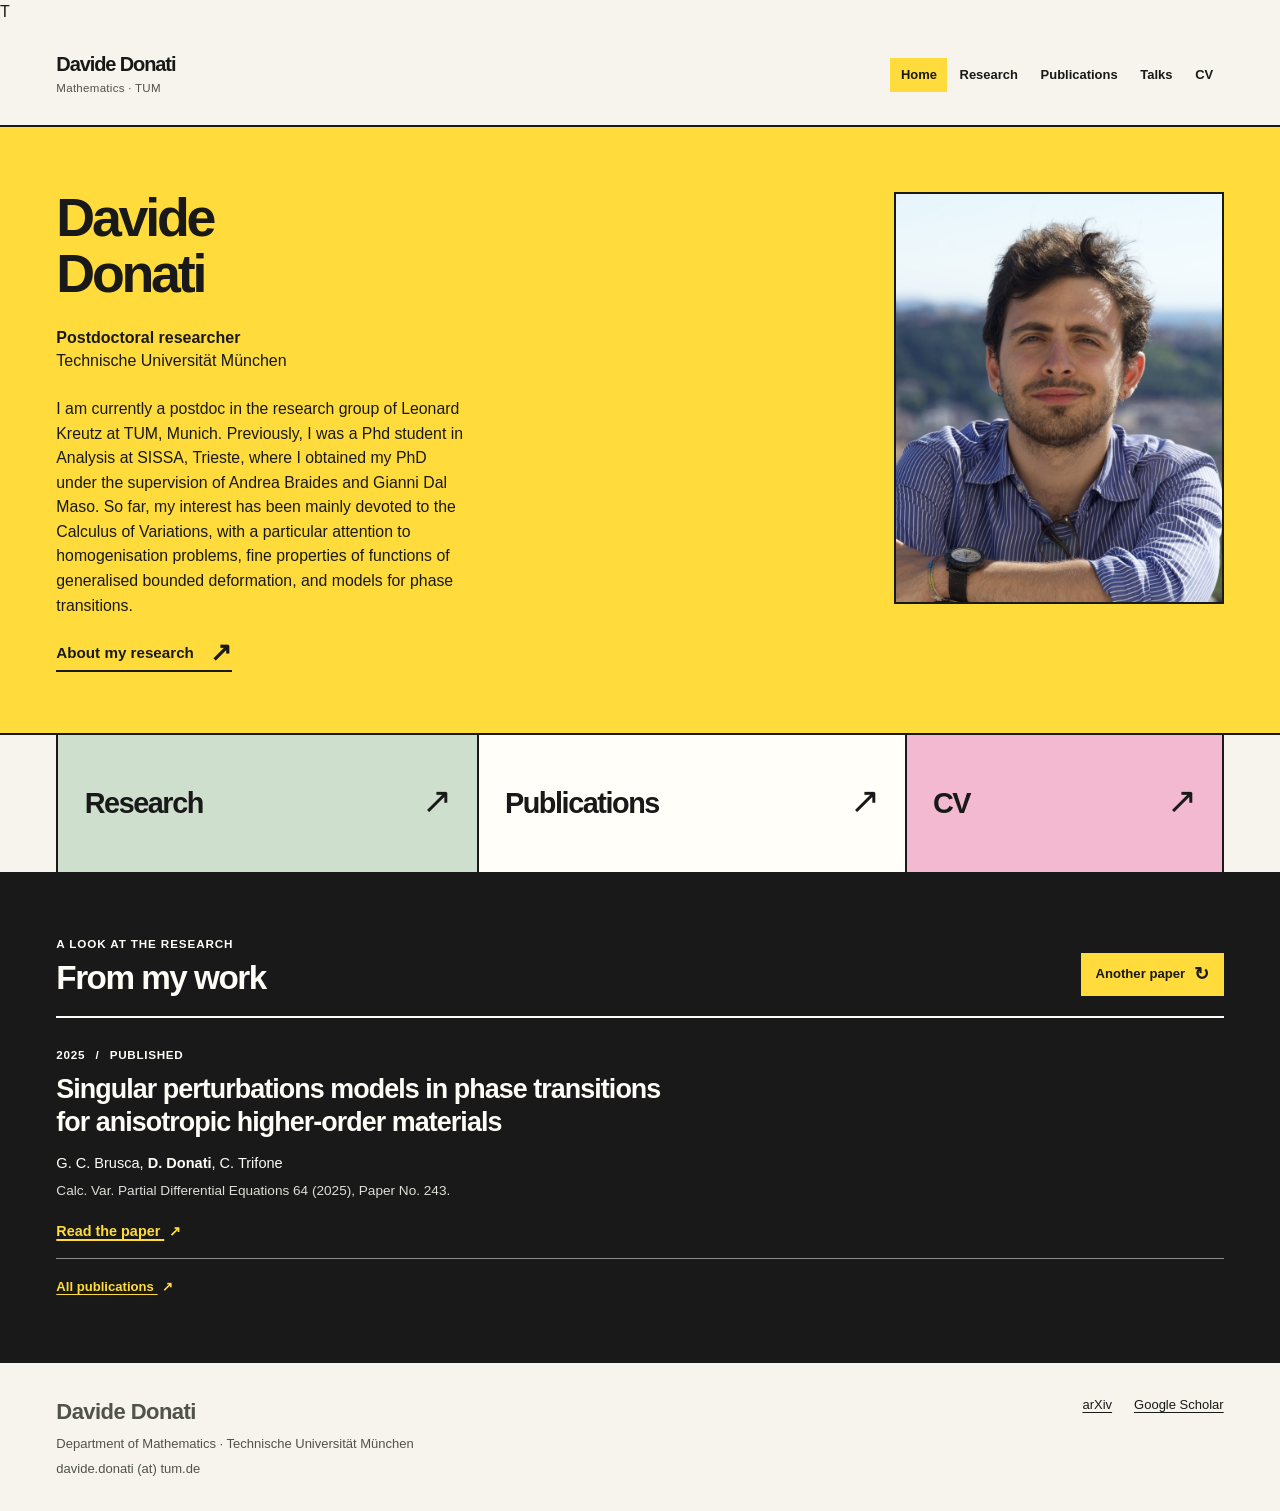
<file: index.html>
T<!doctype html>
<html lang="en">
<head>
  <meta charset="utf-8">
  <meta name="viewport" content="width=device-width, initial-scale=1">
  <title>Davide Donati — Mathematics</title>
  <meta name="description" content="Davide Donati, postdoctoral researcher in mathematics at TUM. Calculus of variations, Γ-convergence, free discontinuity and homogenisation.">
  <meta name="author" content="Davide Donati">
  <meta name="theme-color" content="#ffdc3b">
  <link rel="canonical" href="https://davide-donati.github.io/Davide-Donati/">
  <meta property="og:type" content="website">
  <meta property="og:title" content="Davide Donati — Mathematics">
  <meta property="og:description" content="Davide Donati, postdoctoral researcher in mathematics at TUM. Calculus of variations, Γ-convergence, free discontinuity and homogenisation.">
  <meta property="og:url" content="https://davide-donati.github.io/Davide-Donati/">
  <meta property="og:image" content="https://davide-donati.github.io/Davide-Donati/assets/portrait.jpg">
  <meta property="og:image:alt" content="Davide Donati">
  <meta name="twitter:card" content="summary">
  <script type="application/ld+json">{"@context": "https://schema.org", "@type": "Person", "name": "Davide Donati", "url": "https://davide-donati.github.io/Davide-Donati/", "jobTitle": "Postdoctoral researcher in mathematics", "affiliation": {"@type": "CollegeOrUniversity", "name": "Technical University of Munich"}, "sameAs": ["https://arxiv.org/a/donati_d_1.html", "https://scholar.google.com/citations?user=uiW-0o8AAAAJ&hl=en"]}</script>
  <link rel="icon" href="assets/favicon.svg" type="image/svg+xml">
  <link rel="stylesheet" href="assets/base.css">
  <link rel="stylesheet" href="assets/theme.css">
</head>
<body class="theme-gold" data-page="index">
  <a class="skip-link" href="#main">Skip to content</a>
  <header class="site-header">
    <div class="header-inner">
      <a class="brand" href="index.html" aria-label="Davide Donati — Home">
        <span class="brand-name">Davide Donati</span>
        <span class="brand-role">Mathematics · TUM</span>
      </a>
      <button class="menu-toggle" type="button" aria-controls="site-nav" aria-expanded="false" hidden>
        <span>Menu</span><span class="menu-icon" aria-hidden="true"></span>
      </button>
      <nav class="site-nav" id="site-nav" aria-label="Main navigation">
        <a href="index.html" aria-current="page">Home</a>
        <a href="research.html">Research</a>
        <a href="publications.html">Publications</a>
        <a href="talks.html">Talks</a>
        <a href="cv.html">CV</a>
      </nav>
    </div>
  </header>
  <main class="site-main" id="main" tabindex="-1">
<section class="gold-hero" aria-labelledby="gold-title">
  <div class="content-wrap gold-hero-inner">
    <div class="gold-hero-grid">
      <div class="gold-heading">
        <h1 class="gold-name" id="gold-title"><span>Davide</span> <span>Donati</span></h1>
        <p class="gold-position">Postdoctoral researcher<span>Technische Universität München</span></p>
      </div>
      <figure class="gold-portrait">
        <img src="assets/portrait.jpg" alt="Davide Donati" width="720" height="900" fetchpriority="high">
      </figure>
      <div class="gold-intro">
        <p>I am currently a postdoc in the research group of Leonard Kreutz at TUM, Munich. Previously, I was a Phd student in Analysis at SISSA, Trieste, where I obtained my PhD under the supervision of Andrea Braides and Gianni Dal Maso. So far, my interest has been mainly devoted to the Calculus of Variations,
with a particular attention to homogenisation problems, fine properties of functions of generalised bounded deformation, and models for phase transitions.</p>
        <a class="gold-inline-link" href="research.html">About my research <span aria-hidden="true">↗</span></a>
      </div>
    </div>
  </div>
</section>

<nav class="gold-directory" aria-label="Explore the website">
  <div class="content-wrap gold-directory-inner">
    <a class="gold-route gold-route-research" href="research.html">
      <span class="gold-route-number" aria-hidden="true"> </span>
      <span class="gold-route-title">Research <span aria-hidden="true">↗</span></span>
      <span class="gold-route-description"></span>
    </a>
    <a class="gold-route gold-route-publications" href="publications.html">
      <span class="gold-route-number" aria-hidden="true"> </span>
      <span class="gold-route-title">Publications <span aria-hidden="true">↗</span></span>
      <span class="gold-route-description"></span>
    </a>
    <a class="gold-route gold-route-cv" href="cv.html">
      <span class="gold-route-number" aria-hidden="true"> </span>
      <span class="gold-route-title">CV <span aria-hidden="true">↗</span></span>
      <span class="gold-route-description"></span>
    </a>
  </div>
</nav>


<!-- A different publication appears on every visit (and when requested). -->
<section class="gold-paper-feature" aria-labelledby="featured-paper-heading">
  <div class="content-wrap gold-paper-feature-inner">
    <div class="gold-paper-feature-heading">
      <div>
        <p class="gold-feature-eyebrow">A look at the research</p>
        <h2 id="featured-paper-heading">From my work</h2>
      </div>
      <button type="button" class="gold-paper-next" id="another-paper" hidden>Another paper <span aria-hidden="true">↻</span></button>
    </div>
    <div class="gold-paper-feature-display" id="featured-paper" aria-live="polite" aria-atomic="true">
      <article class="gold-featured-article">
        <p class="gold-feature-meta">2025 <span aria-hidden="true">/</span> Published</p>
        <h3>A new space of generalised vector-valued functions of bounded variation</h3>
        <p class="gold-feature-authors"><strong>D. Donati</strong></p>
        <p class="gold-feature-venue">NoDEA Nonlinear Differential Equations Appl. 32 (2025), Paper No. 59.</p>
        <a class="gold-feature-link" href="https://doi.org/10.1007/s00030-025-01063-5">Read the paper <span aria-hidden="true">↗</span></a>
      </article>
    </div>
    <p class="gold-feature-footer"><a href="publications.html">All publications <span aria-hidden="true">↗</span></a></p>
  </div>
</section>

<template id="paper-rotation-choices">
      <article class="gold-featured-article" data-paper-id="paper-7">
        <p class="gold-feature-meta">2026 <span aria-hidden="true">/</span> Preprint</p>
        <h3>A remark on the Korn–Poincaré–Sobolev inequality for functions of generalised bounded deformation</h3>
        <p class="gold-feature-authors">G. Dal Maso, <strong>D. Donati</strong></p>
        <p class="gold-feature-venue">Submitted, 2026.</p>
        <a class="gold-feature-link" href="publications.html#paper-7">Publication details <span aria-hidden="true">↗</span></a>
      </article>
      <article class="gold-featured-article" data-paper-id="paper-8">
        <p class="gold-feature-meta">2026 <span aria-hidden="true">/</span> Preprint</p>
        <h3>Structured deformations for energies with general surface terms</h3>
        <p class="gold-feature-authors"><strong>D. Donati</strong>, M. Friedrich</p>
        <p class="gold-feature-venue">Preprint, 2026.</p>
        <a class="gold-feature-link" href="https://arxiv.org/abs/2606.10556">Read the paper <span aria-hidden="true">↗</span></a>
      </article>
      <article class="gold-featured-article" data-paper-id="paper-9">
        <p class="gold-feature-meta">2026 <span aria-hidden="true">/</span> Preprint</p>
        <h3>Γ-convergence of convolution-type functionals for free discontinuity problems</h3>
        <p class="gold-feature-authors">G. C. Brusca, <strong>D. Donati</strong>, S. Scalabrino, C. Trifone, E. Voglino</p>
        <p class="gold-feature-venue">Preprint, 2026.</p>
        <a class="gold-feature-link" href="https://arxiv.org/abs/2603.24192">Read the paper <span aria-hidden="true">↗</span></a>
      </article>
      <article class="gold-featured-article" data-paper-id="paper-10">
        <p class="gold-feature-meta">2026 <span aria-hidden="true">/</span> Preprint</p>
        <h3>Γ-convergence and homogenisation for free discontinuity functionals with linear growth in the space of functions with bounded deformation</h3>
        <p class="gold-feature-authors">G. Dal Maso, <strong>D. Donati</strong></p>
        <p class="gold-feature-venue">Preprint, 2026.</p>
        <a class="gold-feature-link" href="https://arxiv.org/abs/2601.19591">Read the paper <span aria-hidden="true">↗</span></a>
      </article>
      <article class="gold-featured-article" data-paper-id="paper-11">
        <p class="gold-feature-meta">2025 <span aria-hidden="true">/</span> Preprint</p>
        <h3>A matrix-valued measure associated to the derivatives of a function of generalised bounded deformation</h3>
        <p class="gold-feature-authors">G. Dal Maso, <strong>D. Donati</strong></p>
        <p class="gold-feature-venue">Preprint, 2025.</p>
        <a class="gold-feature-link" href="https://arxiv.org/abs/2506.19978">Read the paper <span aria-hidden="true">↗</span></a>
      </article>
      <article class="gold-featured-article" data-paper-id="paper-1">
        <p class="gold-feature-meta">2025 <span aria-hidden="true">/</span> Published</p>
        <h3>Singular perturbations models in phase transitions for anisotropic higher-order materials</h3>
        <p class="gold-feature-authors">G. C. Brusca, <strong>D. Donati</strong>, C. Trifone</p>
        <p class="gold-feature-venue">Calc. Var. Partial Differential Equations 64 (2025), Paper No. 243.</p>
        <a class="gold-feature-link" href="https://doi.org/10.1007/s00526-025-03120-4">Read the paper <span aria-hidden="true">↗</span></a>
      </article>
      <article class="gold-featured-article" data-paper-id="paper-2">
        <p class="gold-feature-meta">2025 <span aria-hidden="true">/</span> Published</p>
        <h3>Homogenization of vectorial free-discontinuity functionals with cohesive type surface terms</h3>
        <p class="gold-feature-authors">G. Dal Maso, <strong>D. Donati</strong></p>
        <p class="gold-feature-venue">Proc. Roy. Soc. Edinburgh Sect. A, published online 2025.</p>
        <a class="gold-feature-link" href="https://www.cambridge.org/core/journals/proceedings-of-the-royal-society-of-edinburgh-section-a-mathematics/article/abs/homogenization-of-vectorial-freediscontinuity-functionals-with-cohesive-type-surface-terms/AAB02BEC06D5CAB9472C6FB59DFB760A">Read the paper <span aria-hidden="true">↗</span></a>
      </article>
      <article class="gold-featured-article" data-paper-id="paper-3">
        <p class="gold-feature-meta">2025 <span aria-hidden="true">/</span> Published</p>
        <h3>Higher-order singular perturbation models for phase transitions</h3>
        <p class="gold-feature-authors">G. C. Brusca, <strong>D. Donati</strong>, M. Solci</p>
        <p class="gold-feature-venue">SIAM J. Math. Anal. 57(3) (2025), 3146–3170.</p>
        <a class="gold-feature-link" href="https://doi.org/10.1137/24M1715325">Read the paper <span aria-hidden="true">↗</span></a>
      </article>
      <article class="gold-featured-article" data-paper-id="paper-4">
        <p class="gold-feature-meta">2025 <span aria-hidden="true">/</span> Published</p>
        <h3>A new space of generalised vector-valued functions of bounded variation</h3>
        <p class="gold-feature-authors"><strong>D. Donati</strong></p>
        <p class="gold-feature-venue">NoDEA Nonlinear Differential Equations Appl. 32 (2025), Paper No. 59.</p>
        <a class="gold-feature-link" href="https://doi.org/10.1007/s00030-025-01063-5">Read the paper <span aria-hidden="true">↗</span></a>
      </article>
      <article class="gold-featured-article" data-paper-id="paper-5">
        <p class="gold-feature-meta">2024 <span aria-hidden="true">/</span> Published</p>
        <h3>Another look at elliptic homogenization</h3>
        <p class="gold-feature-authors">A. Braides, G. C. Brusca, <strong>D. Donati</strong></p>
        <p class="gold-feature-venue">Milan J. Math. 92 (2024), Paper No. 1.</p>
        <a class="gold-feature-link" href="https://doi.org/10.1007/s00032-023-00389-y">Read the paper <span aria-hidden="true">↗</span></a>
      </article>
      <article class="gold-featured-article" data-paper-id="paper-6">
        <p class="gold-feature-meta">2024 <span aria-hidden="true">/</span> Published</p>
        <h3>Γ-convergence of quadratic functionals perturbed by bounded linear functionals</h3>
        <p class="gold-feature-authors">G. Dal Maso, <strong>D. Donati</strong></p>
        <p class="gold-feature-venue">Nonlinear Anal. 238 (2024), Paper No. 113395.</p>
        <a class="gold-feature-link" href="https://doi.org/10.1016/j.na.2023.113395">Read the paper <span aria-hidden="true">↗</span></a>
      </article>
</template>

  </main>
  <footer class="site-footer">
    <div class="footer-inner">
      <div>
        <span class="footer-name">Davide Donati</span>
        <p class="footer-line">Department of Mathematics · Technische Universität München</p>
        <p class="footer-line"><span class="footer-email">davide.donati (at) tum.de</span></p>
      </div>
      <div class="footer-links">
        <a href="https://arxiv.org/a/donati_d_1.html">arXiv</a>
        <a href="https://scholar.google.com/citations?user=uiW-0o8AAAAJ&amp;hl=en">Google Scholar</a>
       
        
      </div>
    </div>
  </footer>
  <script src="assets/site.js" defer></script>
</body>
</html>
</file>
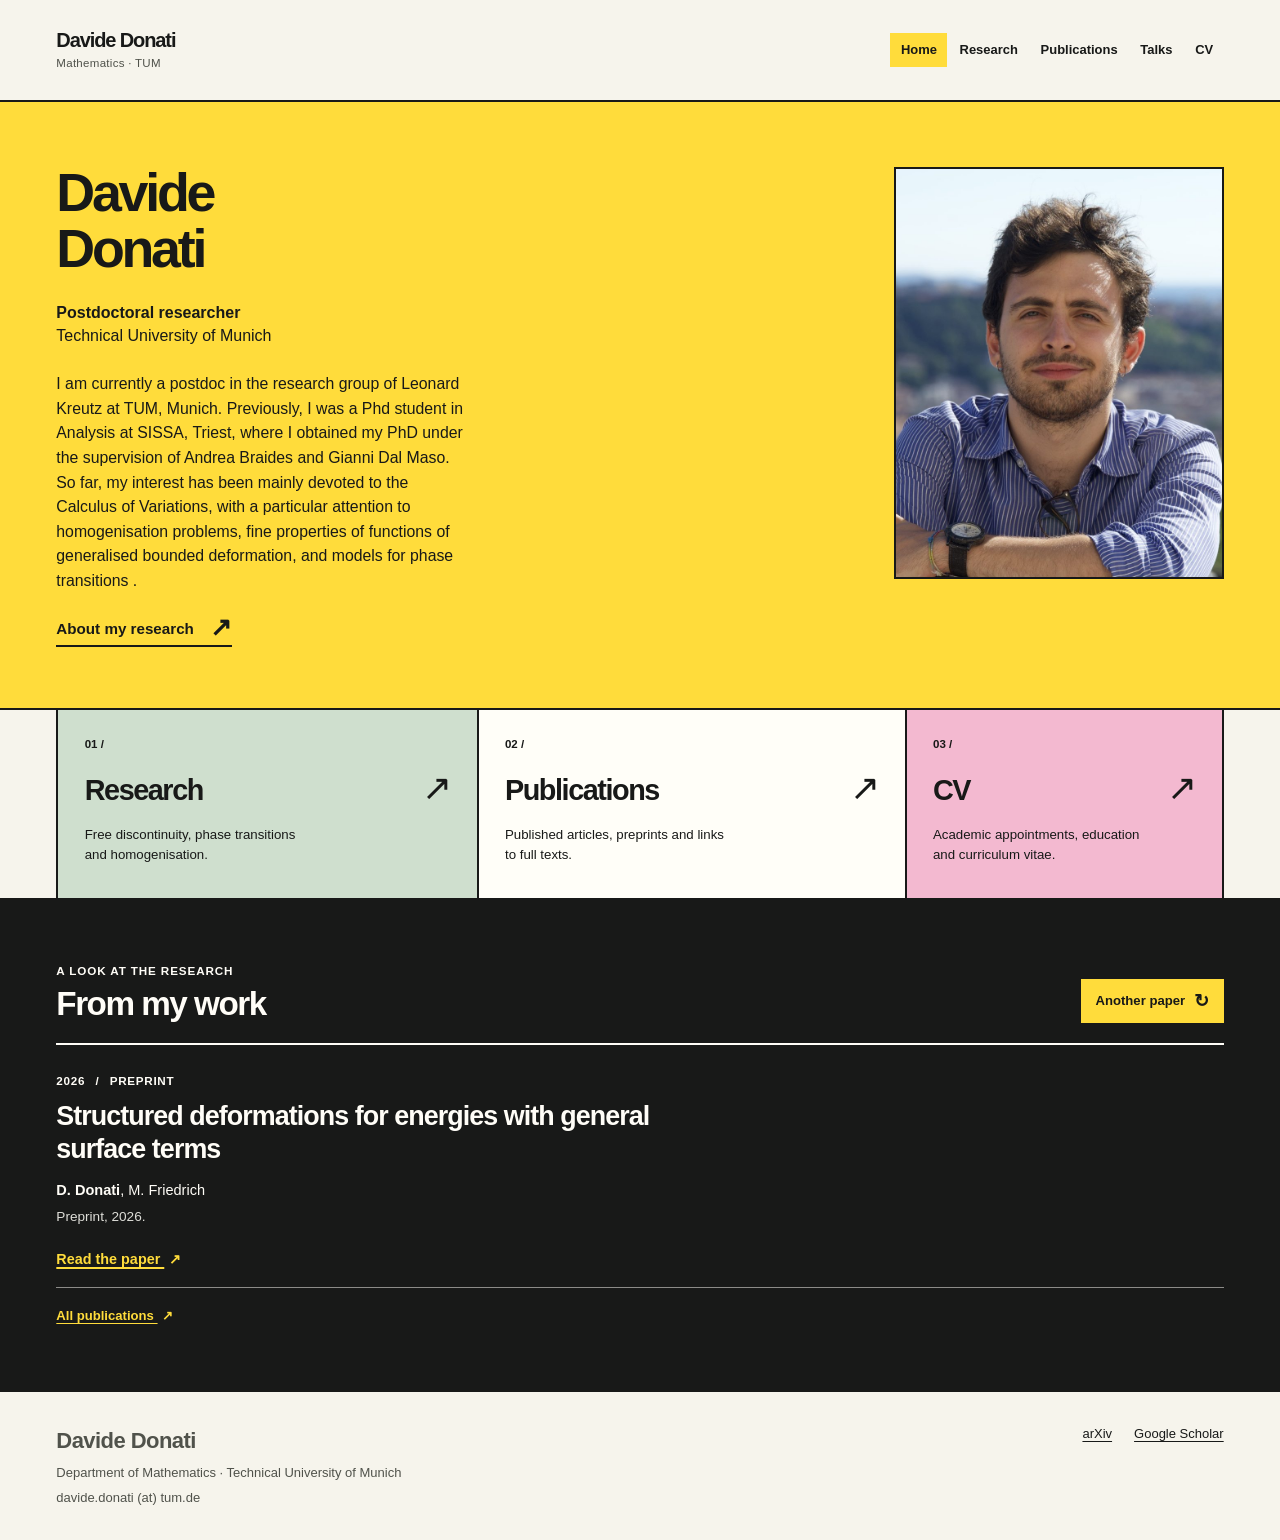
<file: Personal Website/Imperial-Gold/index.html>
<!doctype html>
<html lang="en">
<head>
  <meta charset="utf-8">
  <meta name="viewport" content="width=device-width, initial-scale=1">
  <title>Davide Donati — Mathematics</title>
  <meta name="description" content="Davide Donati, postdoctoral researcher in mathematics at TUM. Calculus of variations, Γ-convergence, free discontinuity and homogenisation.">
  <meta name="author" content="Davide Donati">
  <meta name="theme-color" content="#ffdc3b">
  <link rel="canonical" href="https://davide-donati.github.io/Davide-Donati/">
  <meta property="og:type" content="website">
  <meta property="og:title" content="Davide Donati — Mathematics">
  <meta property="og:description" content="Davide Donati, postdoctoral researcher in mathematics at TUM. Calculus of variations, Γ-convergence, free discontinuity and homogenisation.">
  <meta property="og:url" content="https://davide-donati.github.io/Davide-Donati/">
  <meta property="og:image" content="https://davide-donati.github.io/Davide-Donati/assets/portrait.jpg">
  <meta property="og:image:alt" content="Davide Donati">
  <meta name="twitter:card" content="summary">
  <script type="application/ld+json">{"@context": "https://schema.org", "@type": "Person", "name": "Davide Donati", "url": "https://davide-donati.github.io/Davide-Donati/", "jobTitle": "Postdoctoral researcher in mathematics", "affiliation": {"@type": "CollegeOrUniversity", "name": "Technical University of Munich"}, "sameAs": ["https://arxiv.org/a/donati_d_1.html", "https://scholar.google.com/citations?user=uiW-0o8AAAAJ&hl=en"]}</script>
  <link rel="icon" href="assets/favicon.svg" type="image/svg+xml">
  <link rel="stylesheet" href="assets/base.css">
  <link rel="stylesheet" href="assets/theme.css">
</head>
<body class="theme-gold" data-page="index">
  <a class="skip-link" href="#main">Skip to content</a>
  <header class="site-header">
    <div class="header-inner">
      <a class="brand" href="index.html" aria-label="Davide Donati — Home">
        <span class="brand-name">Davide Donati</span>
        <span class="brand-role">Mathematics · TUM</span>
      </a>
      <button class="menu-toggle" type="button" aria-controls="site-nav" aria-expanded="false" hidden>
        <span>Menu</span><span class="menu-icon" aria-hidden="true"></span>
      </button>
      <nav class="site-nav" id="site-nav" aria-label="Main navigation">
        <a href="index.html" aria-current="page">Home</a>
        <a href="research.html">Research</a>
        <a href="publications.html">Publications</a>
        <a href="talks.html">Talks</a>
        <a href="cv.html">CV</a>
      </nav>
    </div>
  </header>
  <main class="site-main" id="main" tabindex="-1">
<section class="gold-hero" aria-labelledby="gold-title">
  <div class="content-wrap gold-hero-inner">
    <div class="gold-hero-grid">
      <div class="gold-heading">
        <h1 class="gold-name" id="gold-title"><span>Davide</span> <span>Donati</span></h1>
        <p class="gold-position">Postdoctoral researcher<span>Technical University of Munich</span></p>
      </div>
      <figure class="gold-portrait">
        <img src="assets/portrait.jpg" alt="Davide Donati" width="720" height="900" fetchpriority="high">
      </figure>
      <div class="gold-intro">
        <p>I am currently a postdoc in the research group of Leonard Kreutz at TUM, Munich. Previously, I was a Phd student in Analysis at SISSA, Triest, where I obtained my PhD under the supervision of Andrea Braides and Gianni Dal Maso. So far, my interest has been mainly devoted to the Calculus of Variations,
with a particular attention to homogenisation problems, fine properties of functions of generalised bounded deformation, and models for phase transitions .</p>
        <a class="gold-inline-link" href="research.html">About my research <span aria-hidden="true">↗</span></a>
      </div>
    </div>
  </div>
</section>

<nav class="gold-directory" aria-label="Explore the website">
  <div class="content-wrap gold-directory-inner">
    <a class="gold-route gold-route-research" href="research.html">
      <span class="gold-route-number" aria-hidden="true">01 /</span>
      <span class="gold-route-title">Research <span aria-hidden="true">↗</span></span>
      <span class="gold-route-description">Free discontinuity, phase transitions and homogenisation.</span>
    </a>
    <a class="gold-route gold-route-publications" href="publications.html">
      <span class="gold-route-number" aria-hidden="true">02 /</span>
      <span class="gold-route-title">Publications <span aria-hidden="true">↗</span></span>
      <span class="gold-route-description">Published articles, preprints and links to full texts.</span>
    </a>
    <a class="gold-route gold-route-cv" href="cv.html">
      <span class="gold-route-number" aria-hidden="true">03 /</span>
      <span class="gold-route-title">CV <span aria-hidden="true">↗</span></span>
      <span class="gold-route-description">Academic appointments, education and curriculum vitae.</span>
    </a>
  </div>
</nav>


<!-- A different publication appears on every visit (and when requested). -->
<section class="gold-paper-feature" aria-labelledby="featured-paper-heading">
  <div class="content-wrap gold-paper-feature-inner">
    <div class="gold-paper-feature-heading">
      <div>
        <p class="gold-feature-eyebrow">A look at the research</p>
        <h2 id="featured-paper-heading">From my work</h2>
      </div>
      <button type="button" class="gold-paper-next" id="another-paper" hidden>Another paper <span aria-hidden="true">↻</span></button>
    </div>
    <div class="gold-paper-feature-display" id="featured-paper" aria-live="polite" aria-atomic="true">
      <article class="gold-featured-article">
        <p class="gold-feature-meta">2025 <span aria-hidden="true">/</span> Published</p>
        <h3>A new space of generalised vector-valued functions of bounded variation</h3>
        <p class="gold-feature-authors"><strong>D. Donati</strong></p>
        <p class="gold-feature-venue">NoDEA Nonlinear Differential Equations Appl. 32 (2025), Paper No. 59.</p>
        <a class="gold-feature-link" href="https://doi.org/10.1007/s00030-025-01063-5">Read the paper <span aria-hidden="true">↗</span></a>
      </article>
    </div>
    <p class="gold-feature-footer"><a href="publications.html">All publications <span aria-hidden="true">↗</span></a></p>
  </div>
</section>

<template id="paper-rotation-choices">
      <article class="gold-featured-article" data-paper-id="paper-7">
        <p class="gold-feature-meta">2026 <span aria-hidden="true">/</span> Preprint</p>
        <h3>A remark on the Korn–Poincaré–Sobolev inequality for functions of generalised bounded deformation</h3>
        <p class="gold-feature-authors">G. Dal Maso, <strong>D. Donati</strong></p>
        <p class="gold-feature-venue">Submitted, 2026.</p>
        <a class="gold-feature-link" href="publications.html#paper-7">Publication details <span aria-hidden="true">↗</span></a>
      </article>
      <article class="gold-featured-article" data-paper-id="paper-8">
        <p class="gold-feature-meta">2026 <span aria-hidden="true">/</span> Preprint</p>
        <h3>Structured deformations for energies with general surface terms</h3>
        <p class="gold-feature-authors"><strong>D. Donati</strong>, M. Friedrich</p>
        <p class="gold-feature-venue">Preprint, 2026.</p>
        <a class="gold-feature-link" href="https://arxiv.org/abs/2606.10556">Read the paper <span aria-hidden="true">↗</span></a>
      </article>
      <article class="gold-featured-article" data-paper-id="paper-9">
        <p class="gold-feature-meta">2026 <span aria-hidden="true">/</span> Preprint</p>
        <h3>Γ-convergence of convolution-type functionals for free discontinuity problems</h3>
        <p class="gold-feature-authors">G. C. Brusca, <strong>D. Donati</strong>, S. Scalabrino, C. Trifone, E. Voglino</p>
        <p class="gold-feature-venue">Preprint, 2026.</p>
        <a class="gold-feature-link" href="https://arxiv.org/abs/2603.24192">Read the paper <span aria-hidden="true">↗</span></a>
      </article>
      <article class="gold-featured-article" data-paper-id="paper-10">
        <p class="gold-feature-meta">2026 <span aria-hidden="true">/</span> Preprint</p>
        <h3>Γ-convergence and homogenisation for free discontinuity functionals with linear growth in the space of functions with bounded deformation</h3>
        <p class="gold-feature-authors">G. Dal Maso, <strong>D. Donati</strong></p>
        <p class="gold-feature-venue">Preprint, 2026.</p>
        <a class="gold-feature-link" href="https://arxiv.org/abs/2601.19591">Read the paper <span aria-hidden="true">↗</span></a>
      </article>
      <article class="gold-featured-article" data-paper-id="paper-11">
        <p class="gold-feature-meta">2025 <span aria-hidden="true">/</span> Preprint</p>
        <h3>A matrix-valued measure associated to the derivatives of a function of generalised bounded deformation</h3>
        <p class="gold-feature-authors">G. Dal Maso, <strong>D. Donati</strong></p>
        <p class="gold-feature-venue">Preprint, 2025.</p>
        <a class="gold-feature-link" href="https://arxiv.org/abs/2506.19978">Read the paper <span aria-hidden="true">↗</span></a>
      </article>
      <article class="gold-featured-article" data-paper-id="paper-1">
        <p class="gold-feature-meta">2025 <span aria-hidden="true">/</span> Published</p>
        <h3>Singular perturbations models in phase transitions for anisotropic higher-order materials</h3>
        <p class="gold-feature-authors">G. C. Brusca, <strong>D. Donati</strong>, C. Trifone</p>
        <p class="gold-feature-venue">Calc. Var. Partial Differential Equations 64 (2025), Paper No. 243.</p>
        <a class="gold-feature-link" href="https://doi.org/10.1007/s00526-025-03120-4">Read the paper <span aria-hidden="true">↗</span></a>
      </article>
      <article class="gold-featured-article" data-paper-id="paper-2">
        <p class="gold-feature-meta">2025 <span aria-hidden="true">/</span> Published</p>
        <h3>Homogenization of vectorial free-discontinuity functionals with cohesive type surface terms</h3>
        <p class="gold-feature-authors">G. Dal Maso, <strong>D. Donati</strong></p>
        <p class="gold-feature-venue">Proc. Roy. Soc. Edinburgh Sect. A, published online 2025.</p>
        <a class="gold-feature-link" href="https://www.cambridge.org/core/journals/proceedings-of-the-royal-society-of-edinburgh-section-a-mathematics/article/abs/homogenization-of-vectorial-freediscontinuity-functionals-with-cohesive-type-surface-terms/AAB02BEC06D5CAB9472C6FB59DFB760A">Read the paper <span aria-hidden="true">↗</span></a>
      </article>
      <article class="gold-featured-article" data-paper-id="paper-3">
        <p class="gold-feature-meta">2025 <span aria-hidden="true">/</span> Published</p>
        <h3>Higher-order singular perturbation models for phase transitions</h3>
        <p class="gold-feature-authors">G. C. Brusca, <strong>D. Donati</strong>, M. Solci</p>
        <p class="gold-feature-venue">SIAM J. Math. Anal. 57(3) (2025), 3146–3170.</p>
        <a class="gold-feature-link" href="https://doi.org/10.1137/24M1715325">Read the paper <span aria-hidden="true">↗</span></a>
      </article>
      <article class="gold-featured-article" data-paper-id="paper-4">
        <p class="gold-feature-meta">2025 <span aria-hidden="true">/</span> Published</p>
        <h3>A new space of generalised vector-valued functions of bounded variation</h3>
        <p class="gold-feature-authors"><strong>D. Donati</strong></p>
        <p class="gold-feature-venue">NoDEA Nonlinear Differential Equations Appl. 32 (2025), Paper No. 59.</p>
        <a class="gold-feature-link" href="https://doi.org/10.1007/s00030-025-01063-5">Read the paper <span aria-hidden="true">↗</span></a>
      </article>
      <article class="gold-featured-article" data-paper-id="paper-5">
        <p class="gold-feature-meta">2024 <span aria-hidden="true">/</span> Published</p>
        <h3>Another look at elliptic homogenization</h3>
        <p class="gold-feature-authors">A. Braides, G. C. Brusca, <strong>D. Donati</strong></p>
        <p class="gold-feature-venue">Milan J. Math. 92 (2024), Paper No. 1.</p>
        <a class="gold-feature-link" href="https://doi.org/10.1007/s00032-023-00389-y">Read the paper <span aria-hidden="true">↗</span></a>
      </article>
      <article class="gold-featured-article" data-paper-id="paper-6">
        <p class="gold-feature-meta">2024 <span aria-hidden="true">/</span> Published</p>
        <h3>Γ-convergence of quadratic functionals perturbed by bounded linear functionals</h3>
        <p class="gold-feature-authors">G. Dal Maso, <strong>D. Donati</strong></p>
        <p class="gold-feature-venue">Nonlinear Anal. 238 (2024), Paper No. 113395.</p>
        <a class="gold-feature-link" href="https://doi.org/10.1016/j.na.2023.113395">Read the paper <span aria-hidden="true">↗</span></a>
      </article>
</template>

  </main>
  <footer class="site-footer">
    <div class="footer-inner">
      <div>
        <span class="footer-name">Davide Donati</span>
        <p class="footer-line">Department of Mathematics · Technical University of Munich</p>
        <p class="footer-line"><span class="footer-email">davide.donati (at) tum.de</span></p>
      </div>
      <div class="footer-links">
        <a href="https://arxiv.org/a/donati_d_1.html">arXiv</a>
        <a href="https://scholar.google.com/citations?user=uiW-0o8AAAAJ&amp;hl=en">Google Scholar</a>
       
        
      </div>
    </div>
  </footer>
  <script src="assets/site.js" defer></script>
</body>
</html>
</file>
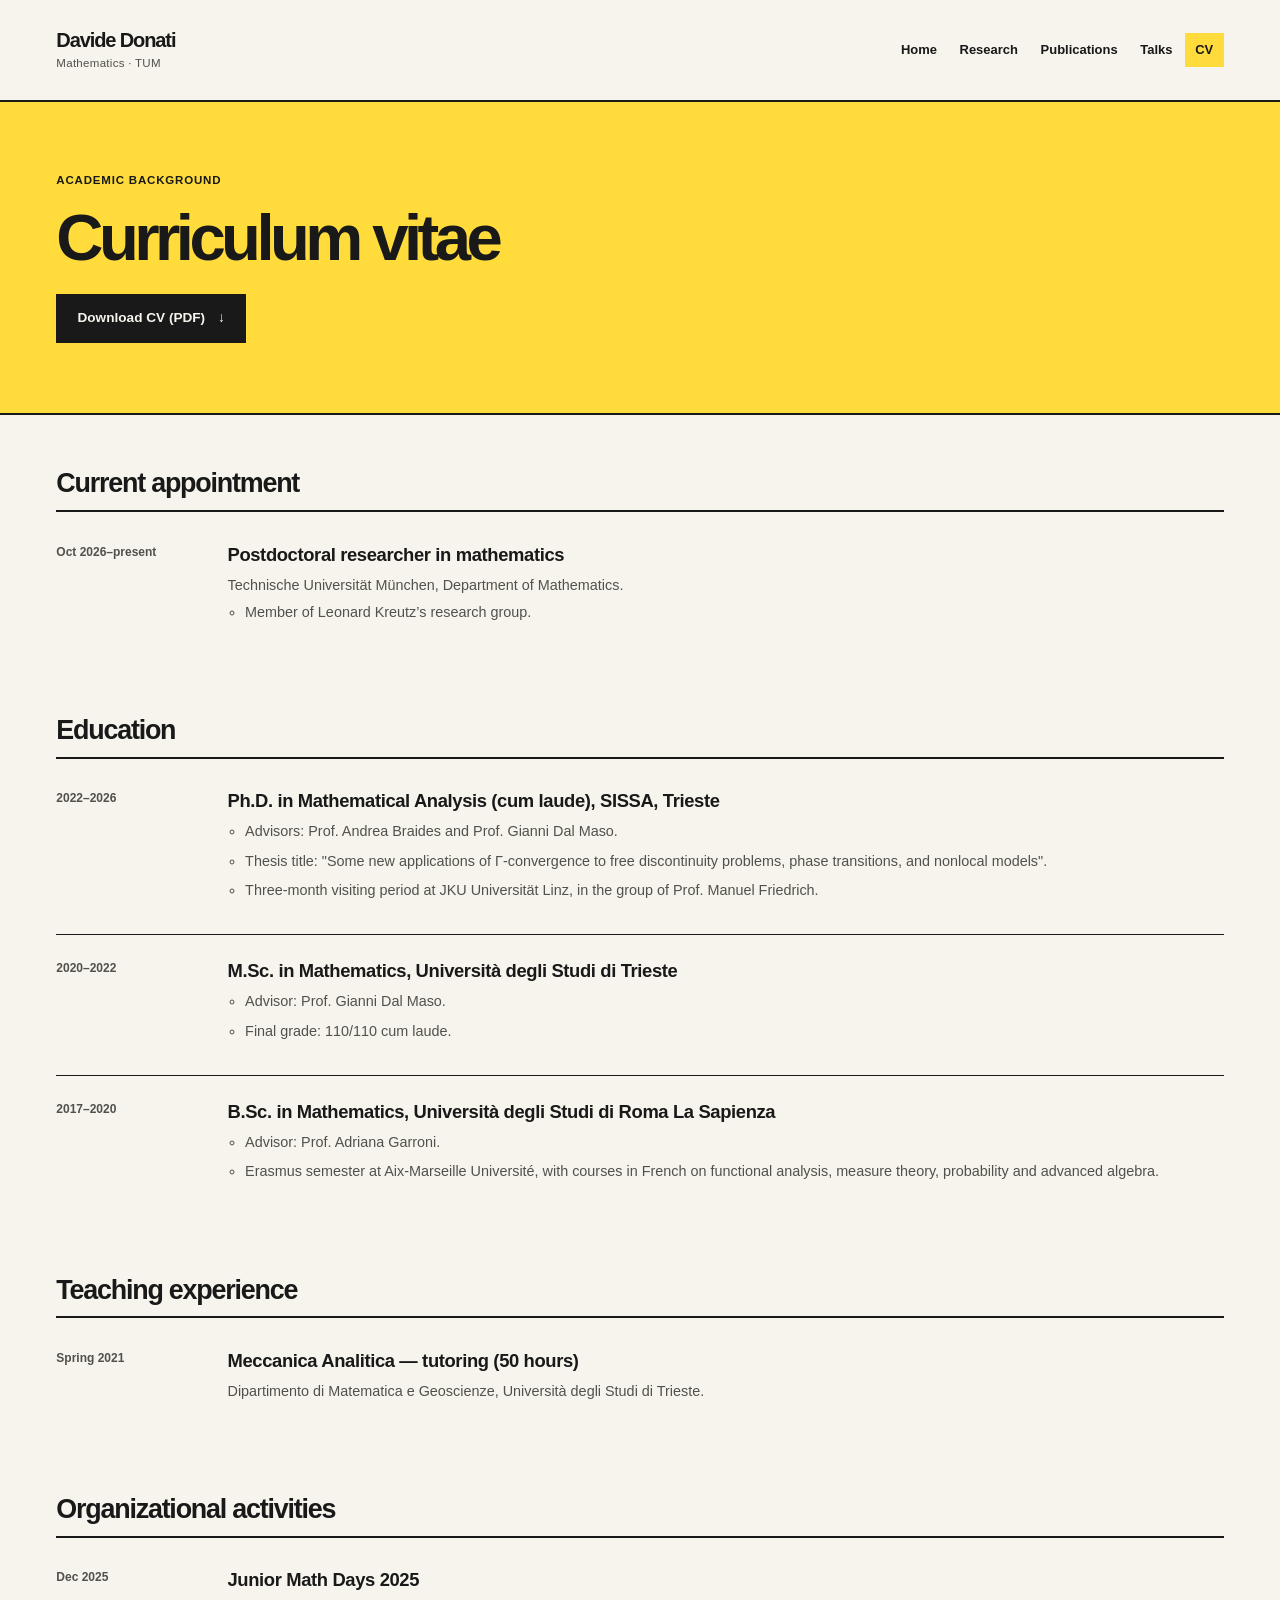
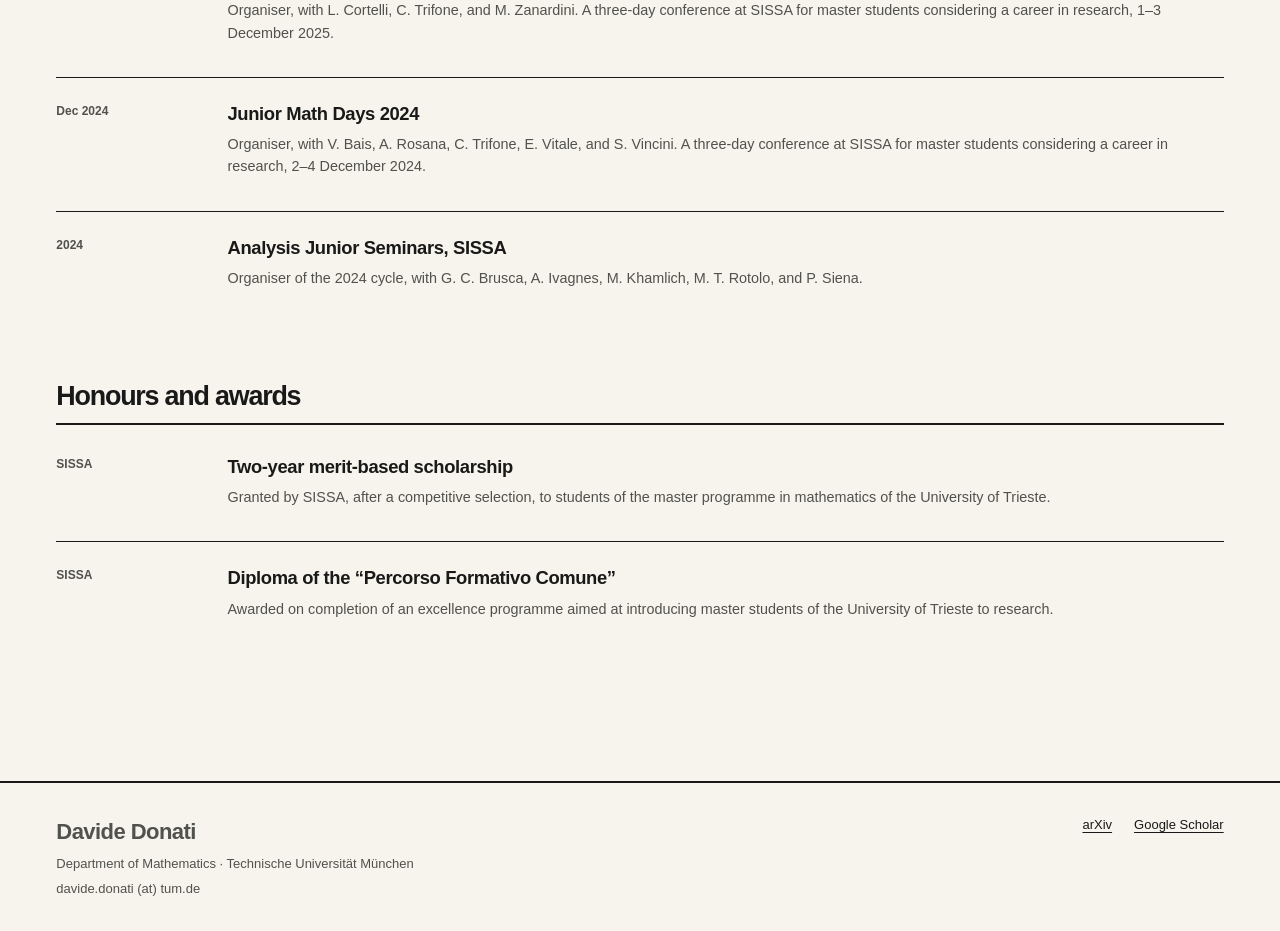
<file: cv.html>
<!doctype html>
<html lang="en">
<head>
  <meta charset="utf-8">
  <meta name="viewport" content="width=device-width, initial-scale=1">
  <title>CV — Davide Donati</title>
  <meta name="description" content="Academic appointments, Ph.D. cum laude at SISSA, education, teaching, academic activities and curriculum vitae of Davide Donati.">
  <meta name="author" content="Davide Donati">
  <meta name="theme-color" content="#ffdc3b">
  <link rel="canonical" href="https://davide-donati.github.io/Davide-Donati/cv.html">
  <meta property="og:type" content="website">
  <meta property="og:title" content="CV — Davide Donati">
  <meta property="og:description" content="Academic appointments, Ph.D. cum laude at SISSA, education, teaching, academic activities and curriculum vitae of Davide Donati.">
  <meta property="og:url" content="https://davide-donati.github.io/Davide-Donati/cv.html">
  <meta property="og:image" content="https://davide-donati.github.io/Davide-Donati/assets/portrait.jpg">
  <meta property="og:image:alt" content="Davide Donati">
  <meta name="twitter:card" content="summary">
    <link rel="icon" href="assets/favicon.svg" type="image/svg+xml">
  <link rel="stylesheet" href="assets/base.css">
  <link rel="stylesheet" href="assets/theme.css">
</head>
<body class="theme-gold" data-page="cv">
  <a class="skip-link" href="#main">Skip to content</a>
  <header class="site-header">
    <div class="header-inner">
      <a class="brand" href="index.html" aria-label="Davide Donati — Home">
        <span class="brand-name">Davide Donati</span>
        <span class="brand-role">Mathematics · TUM</span>
      </a>
      <button class="menu-toggle" type="button" aria-controls="site-nav" aria-expanded="false" hidden>
        <span>Menu</span><span class="menu-icon" aria-hidden="true"></span>
      </button>
      <nav class="site-nav" id="site-nav" aria-label="Main navigation">
        <a href="index.html">Home</a>
        <a href="research.html">Research</a>
        <a href="publications.html">Publications</a>
        <a href="talks.html">Talks</a>
        <a href="cv.html" aria-current="page">CV</a>
      </nav>
    </div>
  </header>
  <main class="site-main" id="main" tabindex="-1">
<header class="page-intro">
  <div class="content-wrap">
    <p class="eyebrow">Academic background</p>
    <h1>Curriculum vitae</h1>
    <a class="button" href="assets/CV.pdf">Download CV (PDF) <span aria-hidden="true">↓</span></a>
  </div>
</header><div class="content-wrap body-content"><section class="section-block" aria-labelledby="appointment"><h2 class="section-heading" id="appointment">Current appointment</h2><ul class="entry-list"><li class="record">
  <div class="record-meta">Oct 2026–present</div>
  <div class="record-body">
    <h3>Postdoctoral researcher in mathematics</h3>
    <p>Technische Universität München, Department of Mathematics.</p>
    <ul><li>Member of Leonard Kreutz’s research group.</li></ul>
  </div>
</li></ul></section><section class="section-block" aria-labelledby="education"><h2 class="section-heading" id="education">Education</h2><ul class="entry-list"><li class="record">
  <div class="record-meta">2022–2026</div>
  <div class="record-body">
    <h3>Ph.D. in Mathematical Analysis (cum laude), SISSA, Trieste</h3>
    
    <ul><li>Advisors: Prof. Andrea Braides and Prof. Gianni Dal Maso.</li>
      <li>Thesis title: "Some new applications of Γ-convergence to free discontinuity problems, phase transitions, and nonlocal models".</li>
      <li>Three-month visiting period at JKU Universität Linz, in the group of Prof. Manuel Friedrich.</li></ul>
  </div>
</li>
<li class="record">
  <div class="record-meta">2020–2022</div>
  <div class="record-body">
    <h3>M.Sc. in Mathematics, Università degli Studi di Trieste</h3>
    
    <ul><li>Advisor: Prof. Gianni Dal Maso.</li><li>Final grade: 110/110 cum laude.</li></ul>
  </div>
</li>
<li class="record">
  <div class="record-meta">2017–2020</div>
  <div class="record-body">
    <h3>B.Sc. in Mathematics, Università degli Studi di Roma La Sapienza</h3>
    
    <ul><li>Advisor: Prof. Adriana Garroni.</li><li>Erasmus semester at Aix-Marseille Université, with courses in French on functional analysis, measure theory, probability and advanced algebra.</li></ul>
  </div>
</li></ul></section><section class="section-block" aria-labelledby="teaching"><h2 class="section-heading" id="teaching">Teaching experience</h2><ul class="entry-list"><li class="record">
  <div class="record-meta">Spring 2021</div>
  <div class="record-body">
    <h3>Meccanica Analitica — tutoring (50 hours)</h3>
    <p>Dipartimento di Matematica e Geoscienze, Università degli Studi di Trieste.</p>
    
  </div>
</li></ul></section><section class="section-block" aria-labelledby="organisation"><h2 class="section-heading" id="organisation">Organizational activities</h2><ul class="entry-list"><li class="record">
  <div class="record-meta">Dec 2025</div>
  <div class="record-body">
    <h3>Junior Math Days 2025</h3>
    <p>Organiser, with L. Cortelli, C. Trifone, and M. Zanardini. A three-day conference at SISSA for master students considering a career in research, 1–3 December 2025.</p>
    
  </div>
</li>
<li class="record">
  <div class="record-meta">Dec 2024</div>
  <div class="record-body">
    <h3>Junior Math Days 2024</h3>
    <p>Organiser, with V. Bais, A. Rosana, C. Trifone, E. Vitale, and S. Vincini. A three-day conference at SISSA for master students considering a career in research, 2–4 December 2024.</p>
    
  </div>
</li>
<li class="record">
  <div class="record-meta">2024</div>
  <div class="record-body">
    <h3>Analysis Junior Seminars, SISSA</h3>
    <p>Organiser of the 2024 cycle, with G. C. Brusca, A. Ivagnes, M. Khamlich, M. T. Rotolo, and P. Siena.</p>
    
  </div>
</li></ul></section><section class="section-block" aria-labelledby="awards"><h2 class="section-heading" id="awards">Honours and awards</h2><ul class="entry-list"><li class="record">
  <div class="record-meta">SISSA</div>
  <div class="record-body">
    <h3>Two-year merit-based scholarship</h3>
    <p>Granted by SISSA, after a competitive selection, to students of the master programme in mathematics of the University of Trieste.</p>
    
  </div>
</li>
<li class="record">
  <div class="record-meta">SISSA</div>
  <div class="record-body">
    <h3>Diploma of the “Percorso Formativo Comune”</h3>
    <p>Awarded on completion of an excellence programme aimed at introducing master students of the University of Trieste to research.</p>
    
  </div>
</li></ul></section></div>
  </main>
  <footer class="site-footer">
    <div class="footer-inner">
      <div>
        <span class="footer-name">Davide Donati</span>
        <p class="footer-line">Department of Mathematics · Technische Universität München</p>
        <p class="footer-line"><span class="footer-email">davide.donati (at) tum.de</span></p>
      </div>
      <div class="footer-links">
        <a href="https://arxiv.org/a/donati_d_1.html">arXiv</a>
        <a href="https://scholar.google.com/citations?user=uiW-0o8AAAAJ&amp;hl=en">Google Scholar</a>
        
      </div>
    </div>
  </footer>
  <script src="assets/site.js" defer></script>
</body>
</html>
</file>
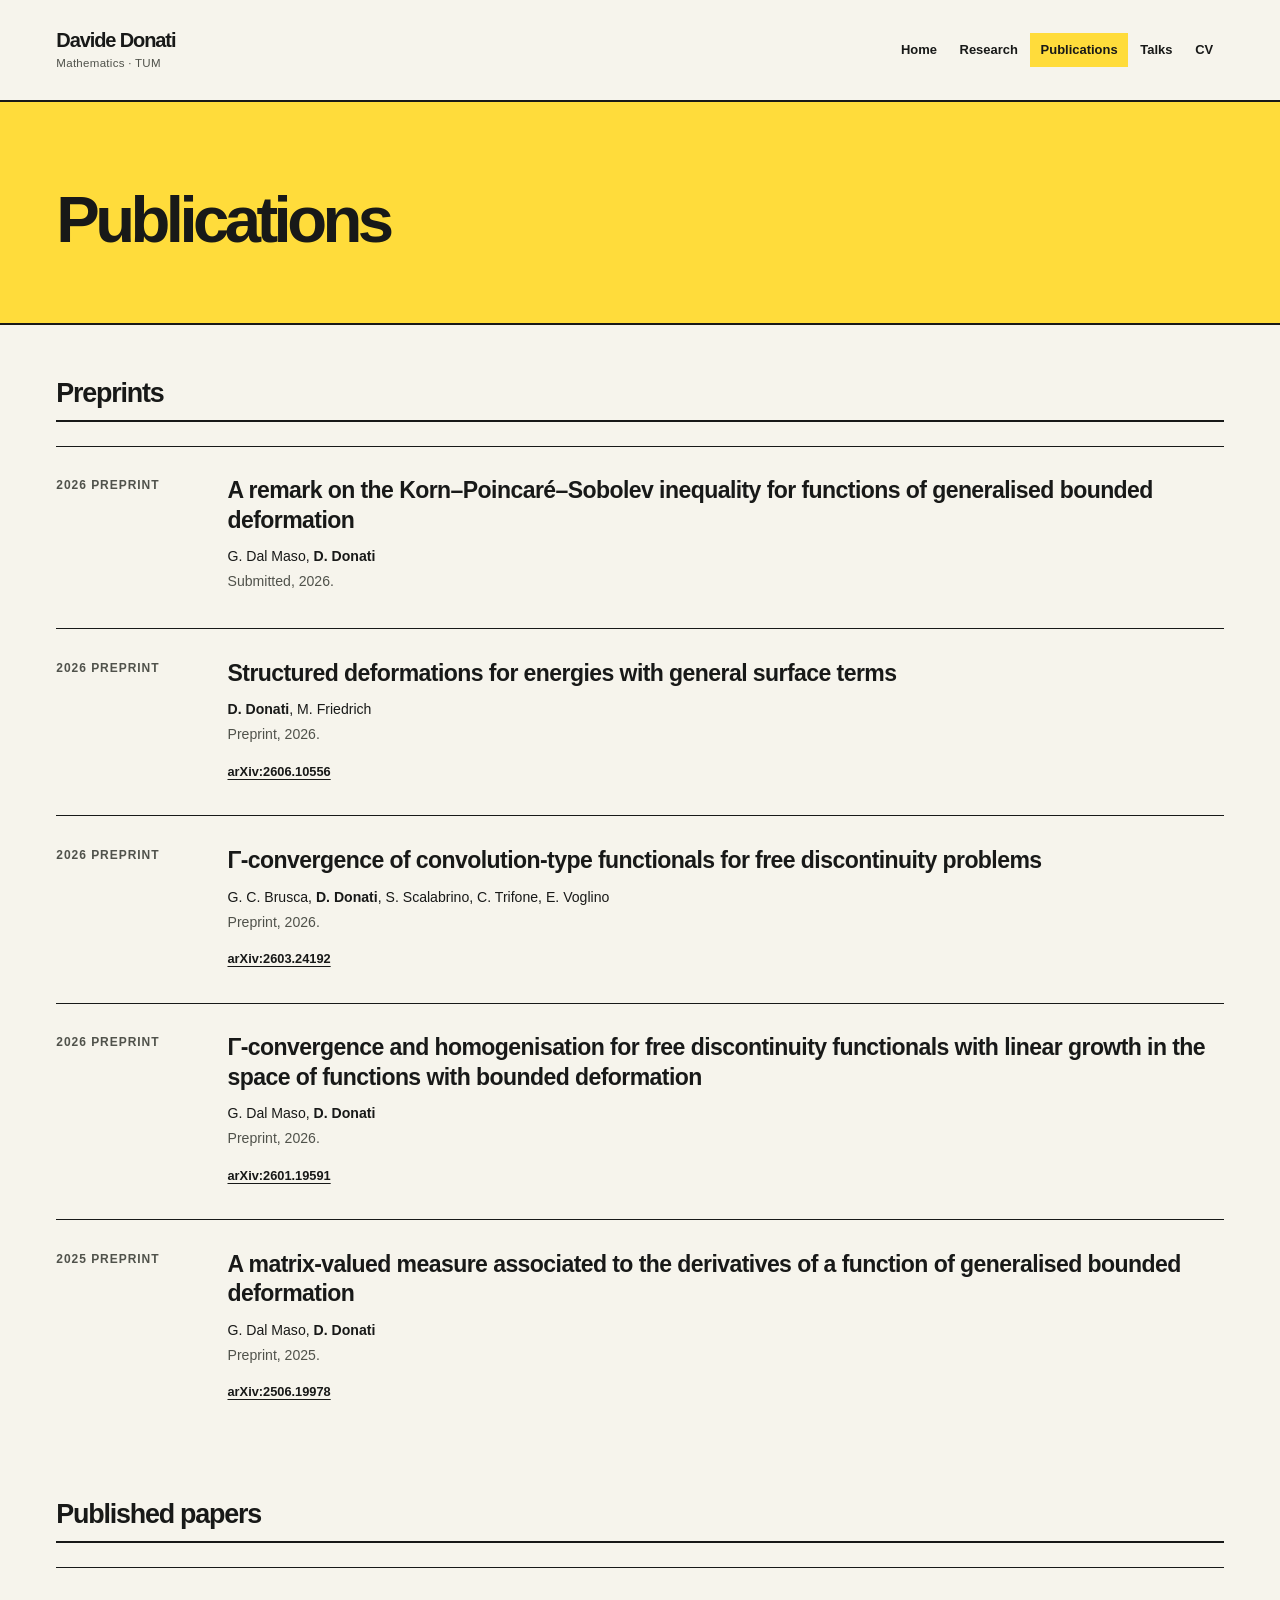
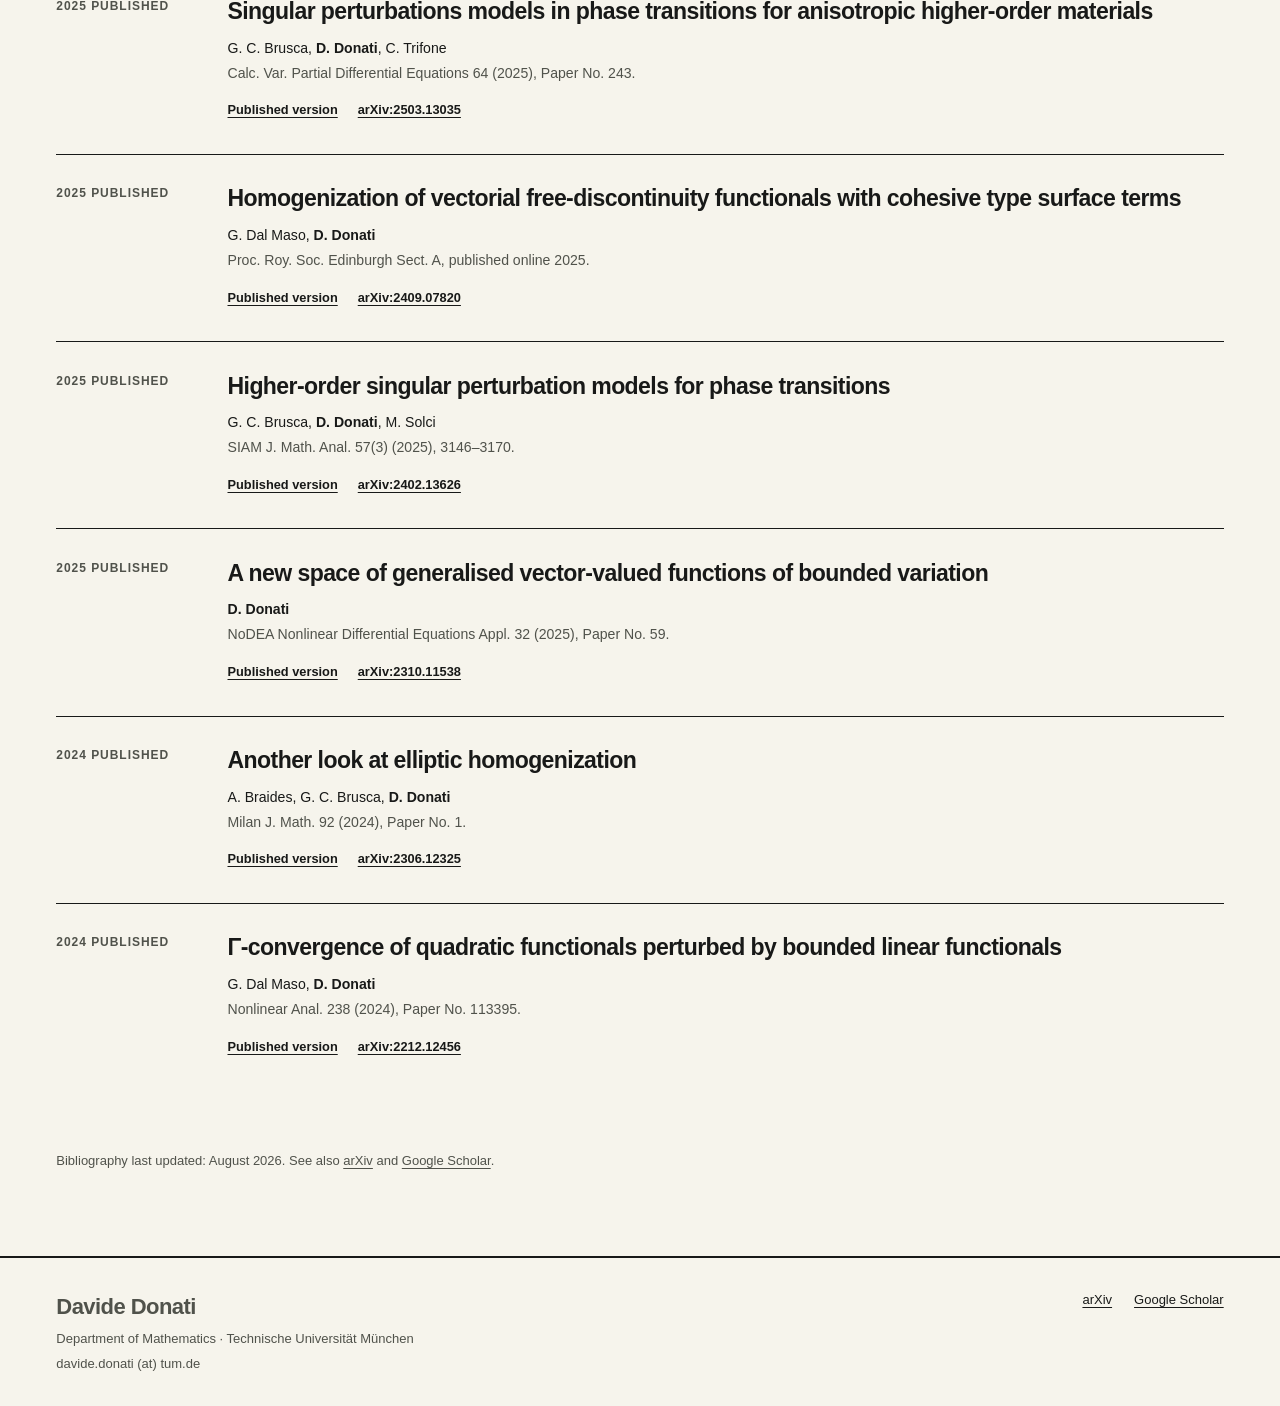
<file: publications.html>
<!doctype html>
<html lang="en">
<head>
  <meta charset="utf-8">
  <meta name="viewport" content="width=device-width, initial-scale=1">
  <title>Publications — Davide Donati</title>
  <meta name="description" content="Publications and preprints by Davide Donati, with journal references and links to full texts.">
  <meta name="author" content="Davide Donati">
  <meta name="theme-color" content="#ffdc3b">
  <link rel="canonical" href="https://davide-donati.github.io/Davide-Donati/publications.html">
  <meta property="og:type" content="website">
  <meta property="og:title" content="Publications — Davide Donati">
  <meta property="og:description" content="Publications and preprints by Davide Donati, with journal references and links to full texts.">
  <meta property="og:url" content="https://davide-donati.github.io/Davide-Donati/publications.html">
  <meta property="og:image" content="https://davide-donati.github.io/Davide-Donati/assets/portrait.jpg">
  <meta property="og:image:alt" content="Davide Donati">
  <meta name="twitter:card" content="summary">
    <link rel="icon" href="assets/favicon.svg" type="image/svg+xml">
  <link rel="stylesheet" href="assets/base.css">
  <link rel="stylesheet" href="assets/theme.css">
</head>
<body class="theme-gold" data-page="publications">
  <a class="skip-link" href="#main">Skip to content</a>
  <header class="site-header">
    <div class="header-inner">
      <a class="brand" href="index.html" aria-label="Davide Donati — Home">
        <span class="brand-name">Davide Donati</span>
        <span class="brand-role">Mathematics · TUM</span>
      </a>
      <button class="menu-toggle" type="button" aria-controls="site-nav" aria-expanded="false" hidden>
        <span>Menu</span><span class="menu-icon" aria-hidden="true"></span>
      </button>
      <nav class="site-nav" id="site-nav" aria-label="Main navigation">
        <a href="index.html">Home</a>
        <a href="research.html">Research</a>
        <a href="publications.html" aria-current="page">Publications</a>
        <a href="talks.html">Talks</a>
        <a href="cv.html">CV</a>
      </nav>
    </div>
  </header>
  <main class="site-main" id="main" tabindex="-1">
<header class="page-intro">
  <div class="content-wrap">
    <p class="eyebrow"></p>
    <h1>Publications</h1>

    
  </div>
</header>
<div class="content-wrap body-content">
  <section class="paper-group" aria-labelledby="preprints-heading">
<h2 class="section-heading" id="preprints-heading">Preprints</h2>
<ol class="paper-list">
<li class="paper" id="paper-7">
      <div class="paper-meta"><span>2026</span> <span>Preprint</span></div>
      <div class="paper-body">
        <h3 class="paper-title">A remark on the Korn–Poincaré–Sobolev inequality for functions of generalised bounded deformation</h3>
        <p class="paper-authors">G. Dal Maso, <strong>D. Donati</strong></p>
        <p class="paper-venue">Submitted, 2026.</p>
        
      </div>
    </li>
    <li class="paper" id="paper-8">
      <div class="paper-meta"><span>2026</span> <span>Preprint</span></div>
      <div class="paper-body">
        <h3 class="paper-title">Structured deformations for energies with general surface terms</h3>
        <p class="paper-authors"><strong>D. Donati</strong>, M. Friedrich</p>
        <p class="paper-venue">Preprint, 2026.</p>
        <p class="paper-links"><a href="https://arxiv.org/abs/2606.10556">arXiv:2606.10556</a></p>
      </div>
    </li>
    <li class="paper" id="paper-9">
      <div class="paper-meta"><span>2026</span> <span>Preprint</span></div>
      <div class="paper-body">
        <h3 class="paper-title">Γ-convergence of convolution-type functionals for free discontinuity problems</h3>
        <p class="paper-authors">G. C. Brusca, <strong>D. Donati</strong>, S. Scalabrino, C. Trifone, E. Voglino</p>
        <p class="paper-venue">Preprint, 2026.</p>
        <p class="paper-links"><a href="https://arxiv.org/abs/2603.24192">arXiv:2603.24192</a></p>
      </div>
    </li>
    <li class="paper" id="paper-10">
      <div class="paper-meta"><span>2026</span> <span>Preprint</span></div>
      <div class="paper-body">
        <h3 class="paper-title">Γ-convergence and homogenisation for free discontinuity functionals with linear growth in the space of functions with bounded deformation</h3>
        <p class="paper-authors">G. Dal Maso, <strong>D. Donati</strong></p>
        <p class="paper-venue">Preprint, 2026.</p>
        <p class="paper-links"><a href="https://arxiv.org/abs/2601.19591">arXiv:2601.19591</a></p>
      </div>
    </li>
    <li class="paper" id="paper-11">
      <div class="paper-meta"><span>2025</span> <span>Preprint</span></div>
      <div class="paper-body">
        <h3 class="paper-title">A matrix-valued measure associated to the derivatives of a function of generalised bounded deformation</h3>
        <p class="paper-authors">G. Dal Maso, <strong>D. Donati</strong></p>
        <p class="paper-venue">Preprint, 2025.</p>
        <p class="paper-links"><a href="https://arxiv.org/abs/2506.19978">arXiv:2506.19978</a></p>
      </div>
    </li>
</ol>
</section><section class="paper-group" aria-labelledby="published-heading">
<h2 class="section-heading" id="published-heading">Published papers</h2>
<ol class="paper-list">
<li class="paper" id="paper-1">
      <div class="paper-meta"><span>2025</span> <span>Published</span></div>
      <div class="paper-body">
        <h3 class="paper-title">Singular perturbations models in phase transitions for anisotropic higher-order materials</h3>
        <p class="paper-authors">G. C. Brusca, <strong>D. Donati</strong>, C. Trifone</p>
        <p class="paper-venue">Calc. Var. Partial Differential Equations 64 (2025), Paper No. 243.</p>
        <p class="paper-links"><a href="https://doi.org/10.1007/s00526-025-03120-4">Published version</a>
          <a href="https://arxiv.org/abs/2503.13035">arXiv:2503.13035</a></p>
      </div>
    </li>
    <li class="paper" id="paper-2">
      <div class="paper-meta"><span>2025</span> <span>Published</span></div>
      <div class="paper-body">
        <h3 class="paper-title">Homogenization of vectorial free-discontinuity functionals with cohesive type surface terms</h3>
        <p class="paper-authors">G. Dal Maso, <strong>D. Donati</strong></p>
        <p class="paper-venue">Proc. Roy. Soc. Edinburgh Sect. A, published online 2025.</p>
        <p class="paper-links"><a href="https://www.cambridge.org/core/journals/proceedings-of-the-royal-society-of-edinburgh-section-a-mathematics/article/abs/homogenization-of-vectorial-freediscontinuity-functionals-with-cohesive-type-surface-terms/AAB02BEC06D5CAB9472C6FB59DFB760A">Published version</a>
          <a href="https://arxiv.org/abs/2409.07820">arXiv:2409.07820</a></p>
      </div>
    </li>
    <li class="paper" id="paper-3">
      <div class="paper-meta"><span>2025</span> <span>Published</span></div>
      <div class="paper-body">
        <h3 class="paper-title">Higher-order singular perturbation models for phase transitions</h3>
        <p class="paper-authors">G. C. Brusca, <strong>D. Donati</strong>, M. Solci</p>
        <p class="paper-venue">SIAM J. Math. Anal. 57(3) (2025), 3146–3170.</p>
        <p class="paper-links"><a href="https://doi.org/10.1137/24M1715325">Published version</a>
          <a href="https://arxiv.org/abs/2402.13626">arXiv:2402.13626</a></p>
      </div>
    </li>
    <li class="paper" id="paper-4">
      <div class="paper-meta"><span>2025</span> <span>Published</span></div>
      <div class="paper-body">
        <h3 class="paper-title">A new space of generalised vector-valued functions of bounded variation</h3>
        <p class="paper-authors"><strong>D. Donati</strong></p>
        <p class="paper-venue">NoDEA Nonlinear Differential Equations Appl. 32 (2025), Paper No. 59.</p>
        <p class="paper-links"><a href="https://doi.org/10.1007/s00030-025-01063-5">Published version</a>
          <a href="https://arxiv.org/abs/2310.11538">arXiv:2310.11538</a></p>
      </div>
    </li>
    <li class="paper" id="paper-5">
      <div class="paper-meta"><span>2024</span> <span>Published</span></div>
      <div class="paper-body">
        <h3 class="paper-title">Another look at elliptic homogenization</h3>
        <p class="paper-authors">A. Braides, G. C. Brusca, <strong>D. Donati</strong></p>
        <p class="paper-venue">Milan J. Math. 92 (2024), Paper No. 1.</p>
        <p class="paper-links"><a href="https://doi.org/10.1007/s00032-023-00389-y">Published version</a>
          <a href="https://arxiv.org/abs/2306.12325">arXiv:2306.12325</a></p>
      </div>
    </li>
    <li class="paper" id="paper-6">
      <div class="paper-meta"><span>2024</span> <span>Published</span></div>
      <div class="paper-body">
        <h3 class="paper-title">Γ-convergence of quadratic functionals perturbed by bounded linear functionals</h3>
        <p class="paper-authors">G. Dal Maso, <strong>D. Donati</strong></p>
        <p class="paper-venue">Nonlinear Anal. 238 (2024), Paper No. 113395.</p>
        <p class="paper-links"><a href="https://doi.org/10.1016/j.na.2023.113395">Published version</a>
          <a href="https://arxiv.org/abs/2212.12456">arXiv:2212.12456</a></p>
      </div>
    </li>
</ol>
</section>
  <p class="muted" style="font-size:13px;margin-top:40px">Bibliography last updated: August 2026. See also <a href="https://arxiv.org/a/donati_d_1.html">arXiv</a> and <a href="https://scholar.google.com/citations?user=uiW-0o8AAAAJ&amp;hl=en">Google Scholar</a>.</p>
</div>
  </main>
  <footer class="site-footer">
    <div class="footer-inner">
      <div>
        <span class="footer-name">Davide Donati</span>
        <p class="footer-line">Department of Mathematics · Technische Universität München</p>
        <p class="footer-line"><span class="footer-email">davide.donati (at) tum.de</span></p>
      </div>
      <div class="footer-links">
        <a href="https://arxiv.org/a/donati_d_1.html">arXiv</a>
        <a href="https://scholar.google.com/citations?user=uiW-0o8AAAAJ&amp;hl=en">Google Scholar</a>
      
        
      </div>
    </div>
  </footer>
  <script src="assets/site.js" defer></script>
</body>
</html>
</file>
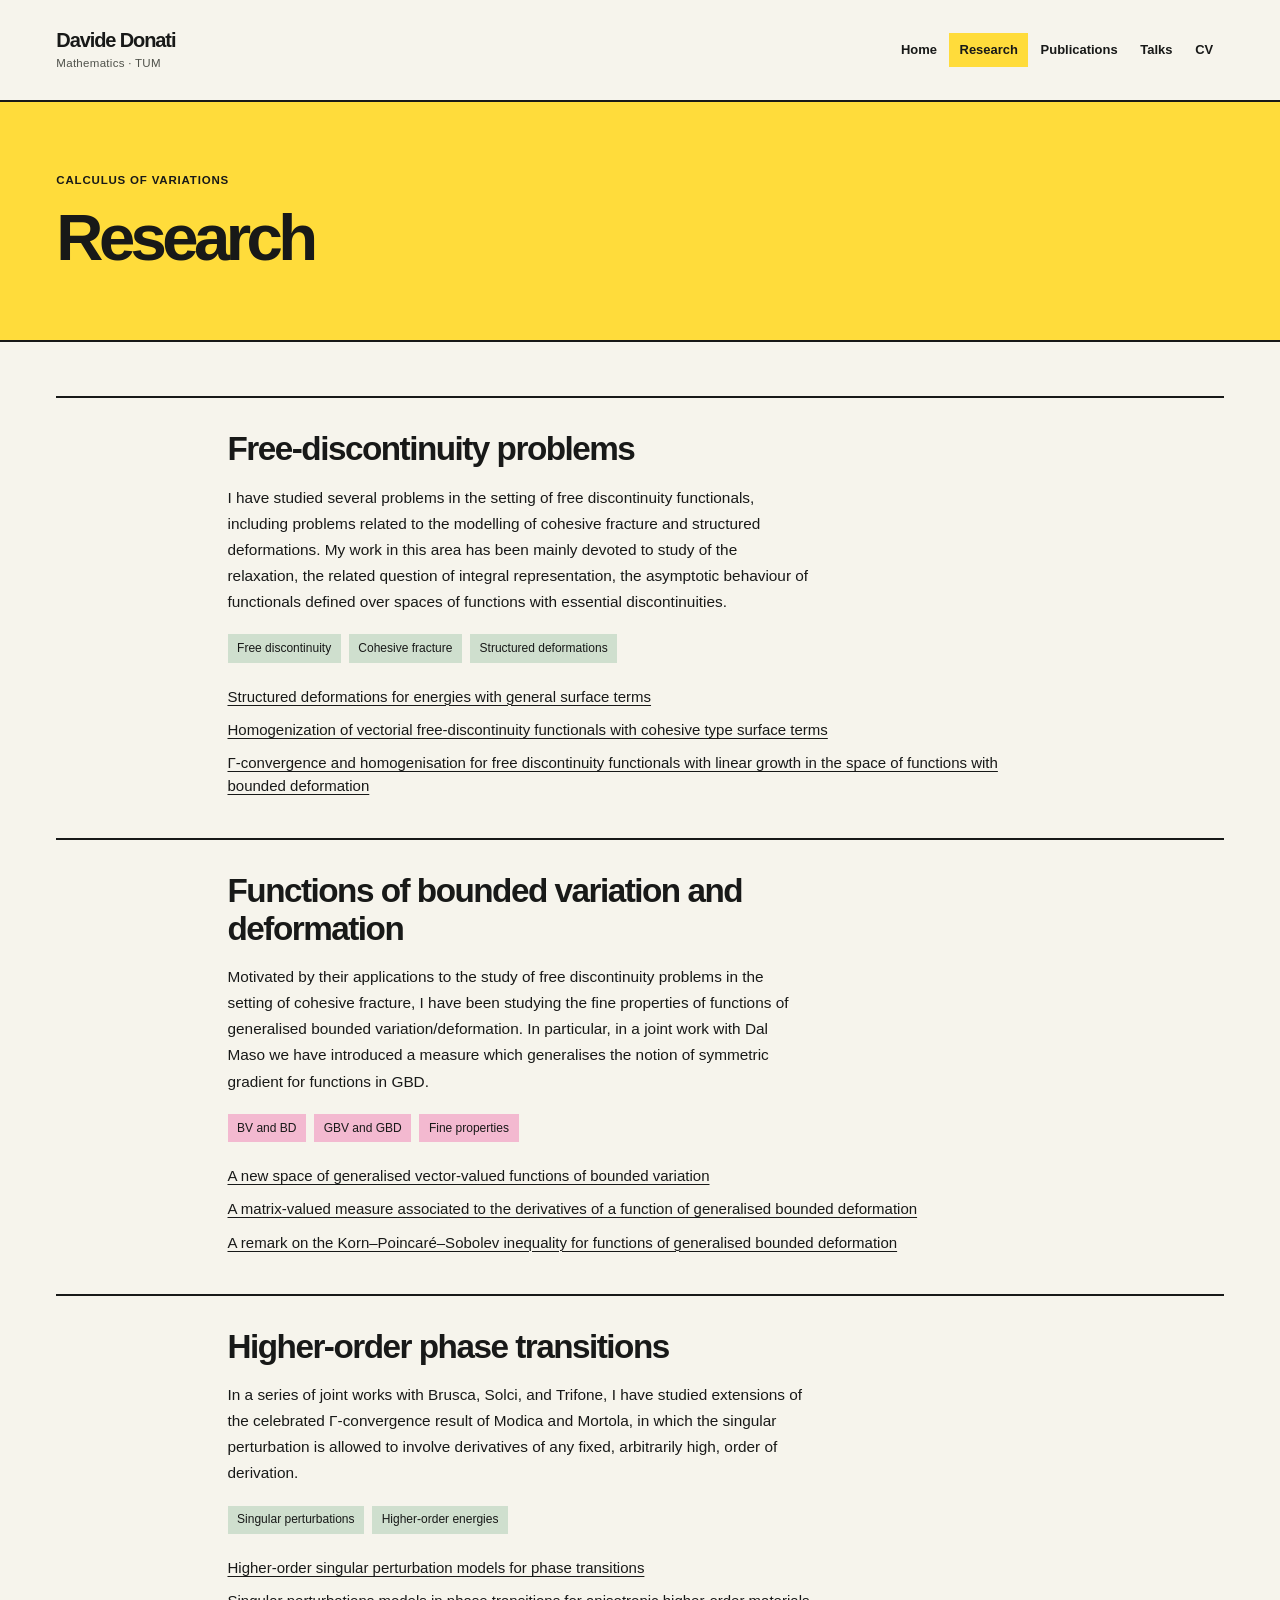
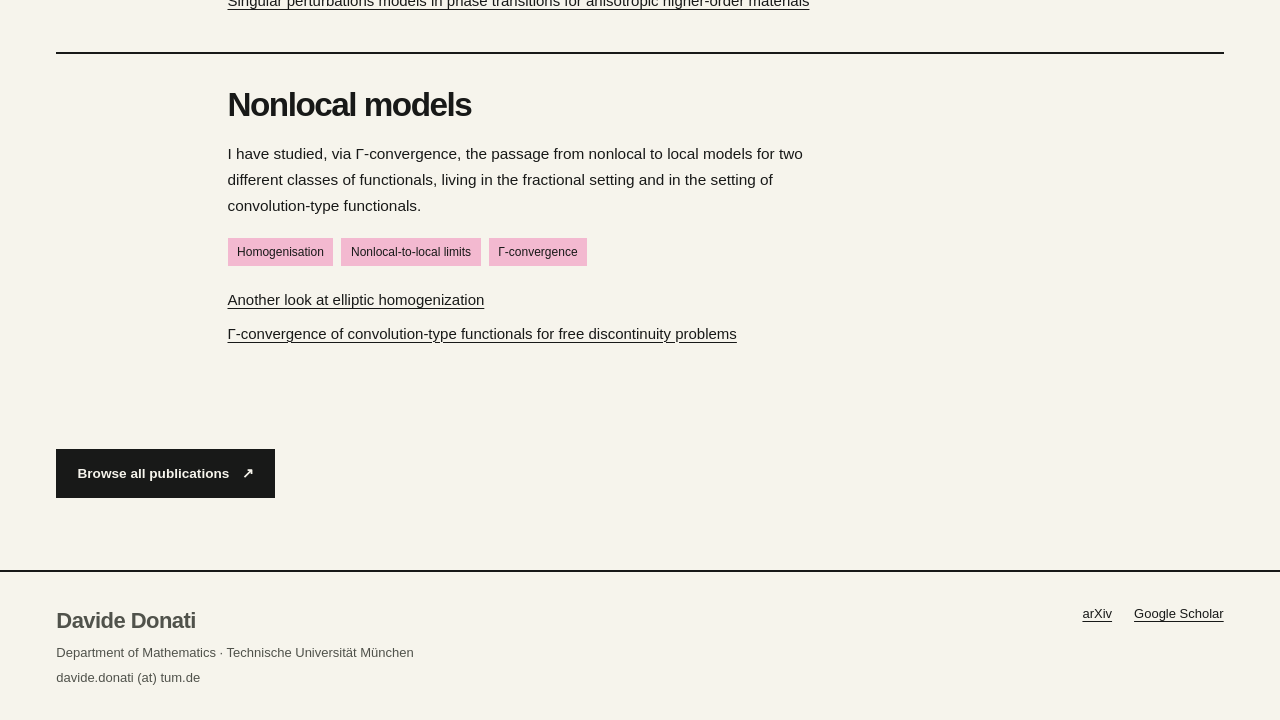
<file: research.html>
<!doctype html>
<html lang="en">
<head>
  <meta charset="utf-8">
  <meta name="viewport" content="width=device-width, initial-scale=1">
  <title>Research — Davide Donati</title>
  <meta name="description" content="Research by Davide Donati in calculus of variations: free-discontinuity problems, BV and BD, phase transitions, homogenisation and nonlocal energies.">
  <meta name="author" content="Davide Donati">
  <meta name="theme-color" content="#ffdc3b">
  <link rel="canonical" href="https://davide-donati.github.io/Davide-Donati/research.html">
  <meta property="og:type" content="website">
  <meta property="og:title" content="Research — Davide Donati">
  <meta property="og:description" content="Research by Davide Donati in calculus of variations: free-discontinuity problems, BV and BD, phase transitions, homogenisation and nonlocal energies.">
  <meta property="og:url" content="https://davide-donati.github.io/Davide-Donati/research.html">
  <meta property="og:image" content="https://davide-donati.github.io/Davide-Donati/assets/portrait.jpg">
  <meta property="og:image:alt" content="Davide Donati">
  <meta name="twitter:card" content="summary">
    <link rel="icon" href="assets/favicon.svg" type="image/svg+xml">
  <link rel="stylesheet" href="assets/base.css">
  <link rel="stylesheet" href="assets/theme.css">
</head>
<body class="theme-gold" data-page="research">
  <a class="skip-link" href="#main">Skip to content</a>
  <header class="site-header">
    <div class="header-inner">
      <a class="brand" href="index.html" aria-label="Davide Donati — Home">
        <span class="brand-name">Davide Donati</span>
        <span class="brand-role">Mathematics · TUM</span>
      </a>
      <button class="menu-toggle" type="button" aria-controls="site-nav" aria-expanded="false" hidden>
        <span>Menu</span><span class="menu-icon" aria-hidden="true"></span>
      </button>
      <nav class="site-nav" id="site-nav" aria-label="Main navigation">
        <a href="index.html">Home</a>
        <a href="research.html" aria-current="page">Research</a>
        <a href="publications.html">Publications</a>
        <a href="talks.html">Talks</a>
        <a href="cv.html">CV</a>
      </nav>
    </div>
  </header>
  <main class="site-main" id="main" tabindex="-1">
<header class="page-intro">
  <div class="content-wrap">
    <p class="eyebrow">Calculus of variations</p>
    <h1>Research</h1>
    
  </div>
</header>
<div class="content-wrap body-content">
  <ol class="research-list"><li class="research-area" id="free-discontinuity">
     <span class="area-number" aria-hidden="true"></span>
    <div class="area-content">
      <h2>Free-discontinuity problems</h2>
      <p>I have studied several problems in the setting of free discontinuity functionals, including problems related to the modelling of cohesive fracture and structured deformations. My work in this area has been mainly devoted to study of the relaxation, the related question of integral representation, the asymptotic behaviour of functionals defined over spaces of functions with essential discontinuities.</p>
      <ul class="tag-list"><li>Free discontinuity</li><li>Cohesive fracture</li><li>Structured deformations</li></ul>
      <div class="reading-links" aria-label="Related publications"><a href="publications.html#paper-8">Structured deformations for energies with general surface terms</a><a href="publications.html#paper-2">Homogenization of vectorial free-discontinuity functionals with cohesive type surface terms</a>
   <a href="publications.html#paper-10">Γ-convergence and homogenisation for free discontinuity functionals with linear growth in the space of functions with bounded deformation</a> </div>
  </li><li class="research-area" id="fine-properties">
    <span class="area-number" aria-hidden="true"></span>
    <div class="area-content">
      <h2>Functions of bounded variation and deformation</h2>
      <p>Motivated by their applications to the study of free discontinuity problems in the setting of cohesive fracture, I have been studying the fine properties of functions of generalised bounded variation/deformation. In particular, in a joint work with Dal Maso we have introduced a measure which generalises the notion of symmetric gradient for functions in GBD. </p>
      <ul class="tag-list"><li>BV and BD</li><li>GBV and GBD</li><li>Fine properties</li></ul>
      <div class="reading-links" aria-label="Related publications"><a href="publications.html#paper-4">A new space of generalised vector-valued functions of bounded variation</a><a href="publications.html#paper-11">A matrix-valued measure associated to the derivatives of a function of generalised bounded deformation</a><a href="publications.html#paper-7">A remark on the Korn–Poincaré–Sobolev inequality for functions of generalised bounded deformation</a></div>
    </div>
  </li><li class="research-area" id="phase-transitions">
    <span class="area-number" aria-hidden="true"></span>
    <div class="area-content">
      <h2>Higher-order phase transitions</h2>
      <p> In a series of joint works with Brusca, Solci, and Trifone, I have studied extensions of the celebrated Γ-convergence result of Modica and Mortola, in which the singular perturbation is allowed to involve derivatives of any fixed, arbitrarily high, order of derivation. </p>
      <ul class="tag-list"><li>Singular perturbations</li><li>Higher-order energies</li></ul>
      <div class="reading-links" aria-label="Related publications"><a href="publications.html#paper-3">Higher-order singular perturbation models for phase transitions</a><a href="publications.html#paper-1">Singular perturbations models in phase transitions for anisotropic higher-order materials</a></div>
    </div>
  </li><li class="research-area" id="homogenisation">
    <span class="area-number" aria-hidden="true"></span>
    <div class="area-content">
      <h2>Nonlocal models</h2>
      <p>I have studied, via Γ-convergence, the passage from nonlocal to local models for two different classes of functionals, living in the fractional setting and in the setting of convolution-type functionals. </p>
      <ul class="tag-list"><li>Homogenisation</li><li>Nonlocal-to-local limits</li><li>Γ-convergence</li></ul>
      <div class="reading-links" aria-label="Related publications"><a href="publications.html#paper-5">Another look at elliptic homogenization</a><a href="publications.html#paper-9">Γ-convergence of convolution-type functionals for free discontinuity problems</a></div>
   
  </li></ol>
  <div class="link-row" style="margin-top:34px">
    <a class="button" href="publications.html">Browse all publications <span aria-hidden="true">↗</span></a>
    
  </div>
</div>
  </main>
  <footer class="site-footer">
    <div class="footer-inner">
      <div>
        <span class="footer-name">Davide Donati</span>
        <p class="footer-line">Department of Mathematics · Technische Universität München</p>
        <p class="footer-line"><span class="footer-email">davide.donati (at) tum.de</span></p>
      </div>
      <div class="footer-links">
        <a href="https://arxiv.org/a/donati_d_1.html">arXiv</a>
        <a href="https://scholar.google.com/citations?user=uiW-0o8AAAAJ&amp;hl=en">Google Scholar</a>
       
        
      </div>
    </div>
  </footer>
  <script src="assets/site.js" defer></script>
</body>
</html>
</file>
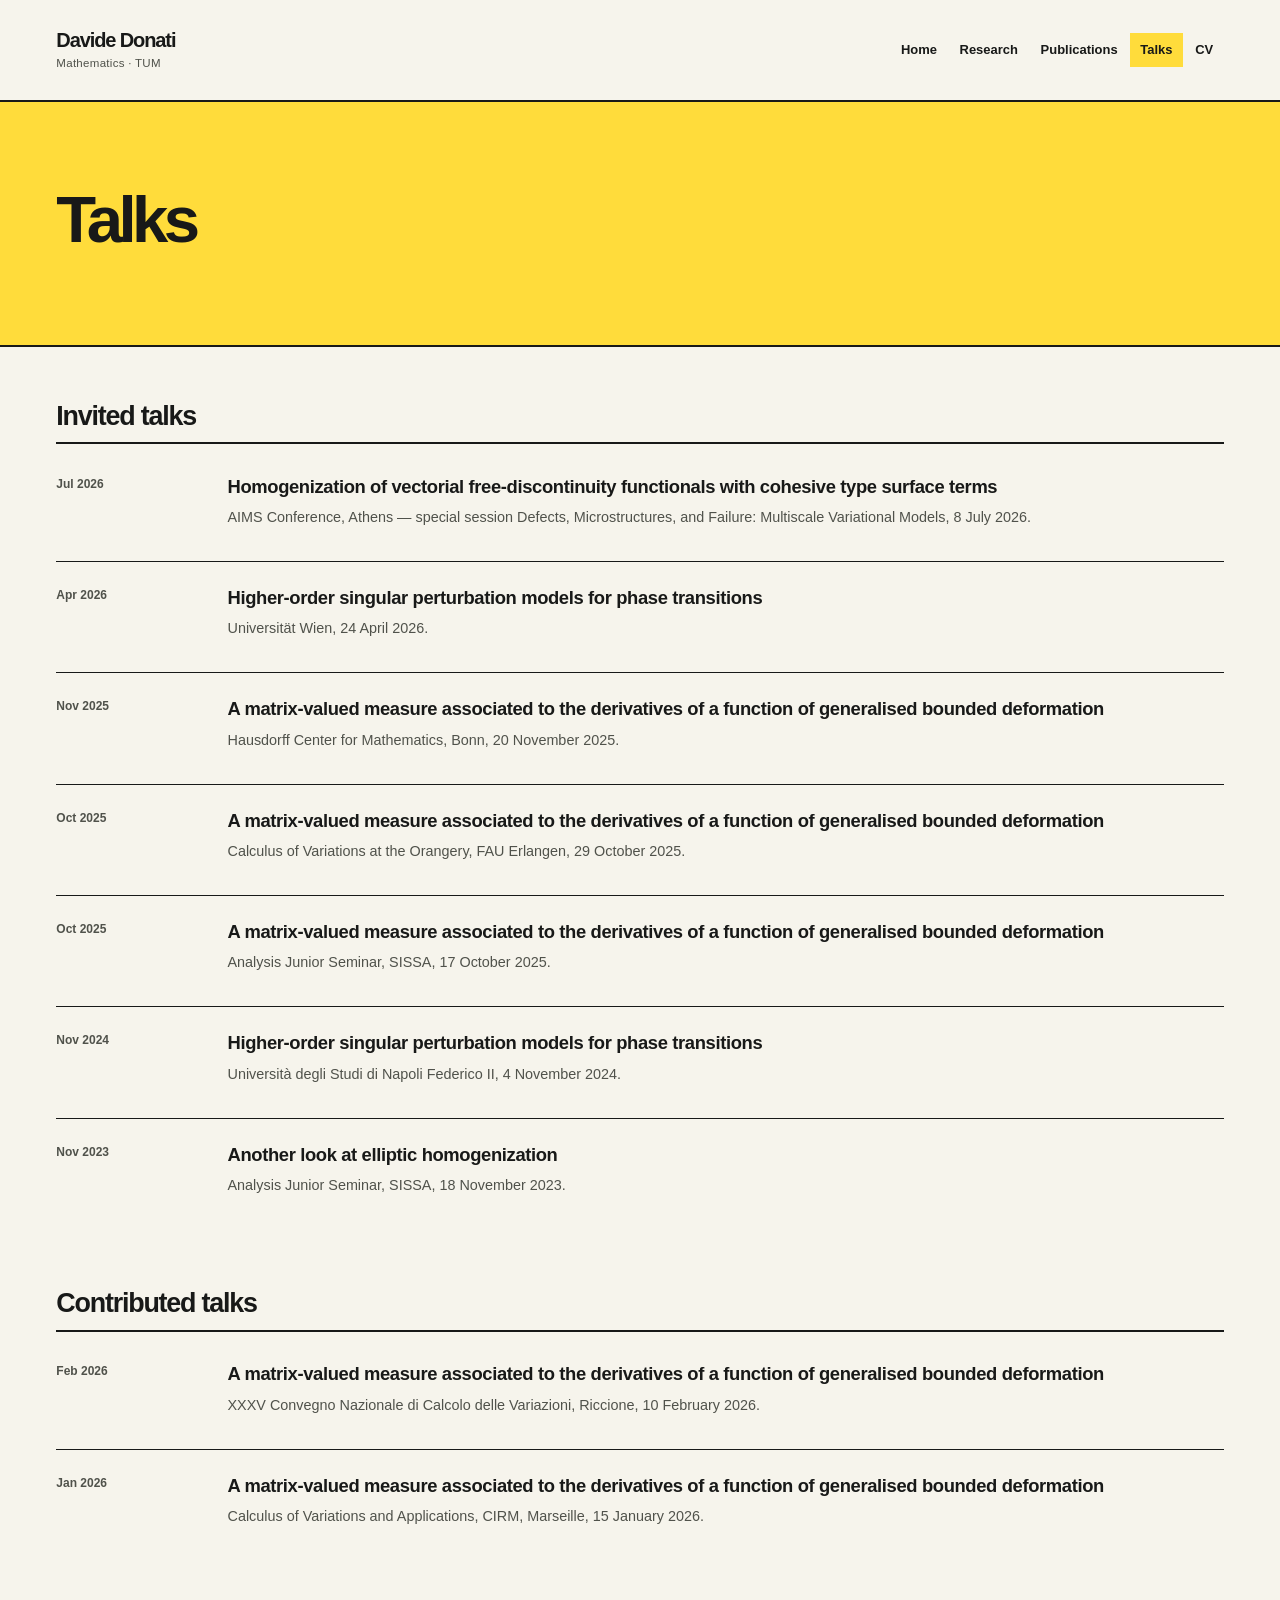
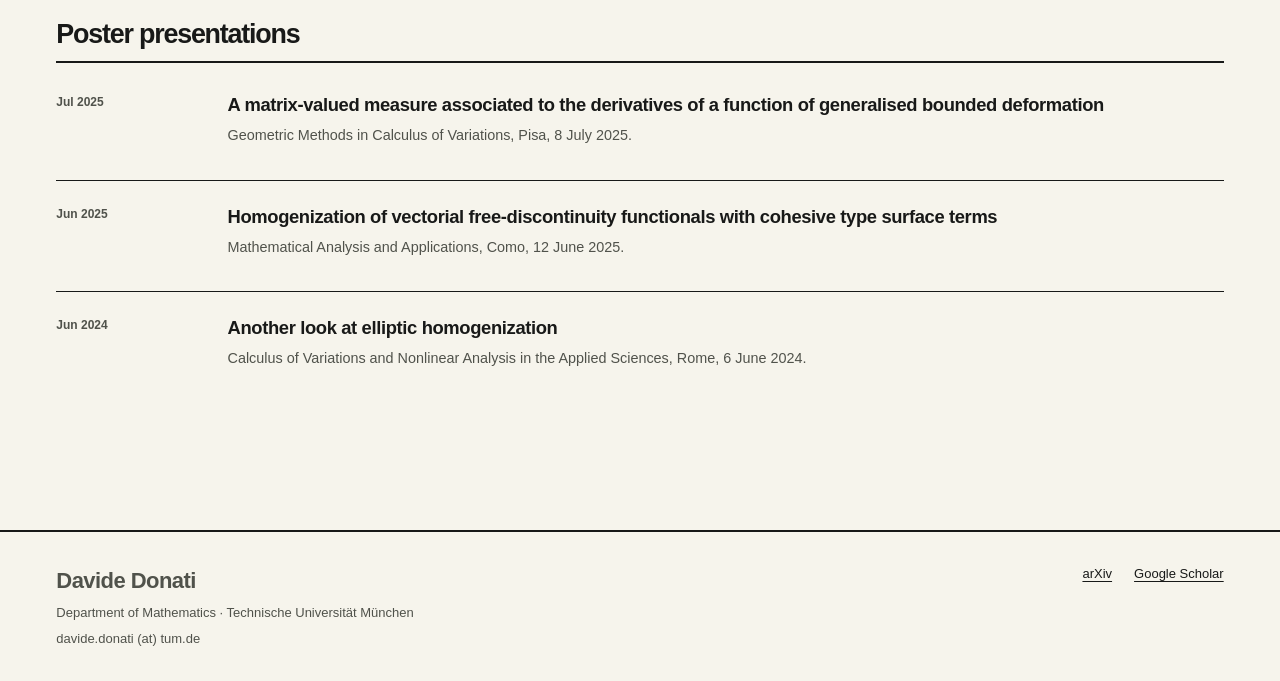
<file: talks.html>
<!doctype html>
<html lang="en">
<head>
  <meta charset="utf-8">
  <meta name="viewport" content="width=device-width, initial-scale=1">
  <title>Talks — Davide Donati</title>
  <meta name="description" content="Invited talks, contributed talks and poster presentations by Davide Donati.">
  <meta name="author" content="Davide Donati">
  <meta name="theme-color" content="#ffdc3b">
  <link rel="canonical" href="https://davide-donati.github.io/Davide-Donati/talks.html">
  <meta property="og:type" content="website">
  <meta property="og:title" content="Talks — Davide Donati">
  <meta property="og:description" content="Invited talks, contributed talks and poster presentations by Davide Donati.">
  <meta property="og:url" content="https://davide-donati.github.io/Davide-Donati/talks.html">
  <meta property="og:image" content="https://davide-donati.github.io/Davide-Donati/assets/portrait.jpg">
  <meta property="og:image:alt" content="Davide Donati">
  <meta name="twitter:card" content="summary">
    <link rel="icon" href="assets/favicon.svg" type="image/svg+xml">
  <link rel="stylesheet" href="assets/base.css">
  <link rel="stylesheet" href="assets/theme.css">
</head>
<body class="theme-gold" data-page="talks">
  <a class="skip-link" href="#main">Skip to content</a>
  <header class="site-header">
    <div class="header-inner">
      <a class="brand" href="index.html" aria-label="Davide Donati — Home">
        <span class="brand-name">Davide Donati</span>
        <span class="brand-role">Mathematics · TUM</span>
      </a>
      <button class="menu-toggle" type="button" aria-controls="site-nav" aria-expanded="false" hidden>
        <span>Menu</span><span class="menu-icon" aria-hidden="true"></span>
      </button>
      <nav class="site-nav" id="site-nav" aria-label="Main navigation">
        <a href="index.html">Home</a>
        <a href="research.html">Research</a>
        <a href="publications.html">Publications</a>
        <a href="talks.html" aria-current="page">Talks</a>
        <a href="cv.html">CV</a>
      </nav>
    </div>
  </header>
  <main class="site-main" id="main" tabindex="-1">
<header class="page-intro">
  <div class="content-wrap">
    <p class="eyebrow"></p>
    <h1>Talks</h1>
    <p class="page-lead"></p>
    
  </div>
</header><div class="content-wrap body-content"><section class="section-block" aria-labelledby="talk-group-0"><h2 class="section-heading" id="talk-group-0">Invited talks</h2><ul class="entry-list"><li class="record">
  <div class="record-meta">Jul 2026</div>
  <div class="record-body">
    <h3>Homogenization of vectorial free-discontinuity functionals with cohesive type surface terms</h3>
    <p>AIMS Conference, Athens — special session Defects, Microstructures, and Failure: Multiscale Variational Models, 8 July 2026.</p>
    
  </div>
</li>
<li class="record">
  <div class="record-meta">Apr 2026</div>
  <div class="record-body">
    <h3>Higher-order singular perturbation models for phase transitions</h3>
    <p>Universität Wien, 24 April 2026.</p>
    
  </div>
</li>
<li class="record">
  <div class="record-meta">Nov 2025</div>
  <div class="record-body">
    <h3>A matrix-valued measure associated to the derivatives of a function of generalised bounded deformation</h3>
    <p>Hausdorff Center for Mathematics, Bonn, 20 November 2025.</p>
    
  </div>
</li>
<li class="record">
  <div class="record-meta">Oct 2025</div>
  <div class="record-body">
    <h3>A matrix-valued measure associated to the derivatives of a function of generalised bounded deformation</h3>
    <p>Calculus of Variations at the Orangery, FAU Erlangen, 29 October 2025.</p>
    
  </div>
</li>
<li class="record">
  <div class="record-meta">Oct 2025</div>
  <div class="record-body">
    <h3>A matrix-valued measure associated to the derivatives of a function of generalised bounded deformation</h3>
    <p>Analysis Junior Seminar, SISSA, 17 October 2025.</p>
    
  </div>
</li>
<li class="record">
  <div class="record-meta">Nov 2024</div>
  <div class="record-body">
    <h3>Higher-order singular perturbation models for phase transitions</h3>
    <p>Università degli Studi di Napoli Federico II, 4 November 2024.</p>
    
  </div>
</li>
<li class="record">
  <div class="record-meta">Nov 2023</div>
  <div class="record-body">
    <h3>Another look at elliptic homogenization</h3>
    <p>Analysis Junior Seminar, SISSA, 18 November 2023.</p>
    
  </div>
</li></ul></section><section class="section-block" aria-labelledby="talk-group-1"><h2 class="section-heading" id="talk-group-1">Contributed talks</h2><ul class="entry-list"><li class="record">
  <div class="record-meta">Feb 2026</div>
  <div class="record-body">
    <h3>A matrix-valued measure associated to the derivatives of a function of generalised bounded deformation</h3>
    <p>XXXV Convegno Nazionale di Calcolo delle Variazioni, Riccione, 10 February 2026.</p>
    
  </div>
</li>
<li class="record">
  <div class="record-meta">Jan 2026</div>
  <div class="record-body">
    <h3>A matrix-valued measure associated to the derivatives of a function of generalised bounded deformation</h3>
    <p>Calculus of Variations and Applications, CIRM, Marseille, 15 January 2026.</p>
    
  </div>
</li></ul></section><section class="section-block" aria-labelledby="talk-group-2"><h2 class="section-heading" id="talk-group-2">Poster presentations</h2><ul class="entry-list"><li class="record">
  <div class="record-meta">Jul 2025</div>
  <div class="record-body">
    <h3>A matrix-valued measure associated to the derivatives of a function of generalised bounded deformation</h3>
    <p>Geometric Methods in Calculus of Variations, Pisa, 8 July 2025.</p>
    
  </div>
</li>
<li class="record">
  <div class="record-meta">Jun 2025</div>
  <div class="record-body">
    <h3>Homogenization of vectorial free-discontinuity functionals with cohesive type surface terms</h3>
    <p>Mathematical Analysis and Applications, Como, 12 June 2025.</p>
    
  </div>
</li>
<li class="record">
  <div class="record-meta">Jun 2024</div>
  <div class="record-body">
    <h3>Another look at elliptic homogenization</h3>
    <p>Calculus of Variations and Nonlinear Analysis in the Applied Sciences, Rome, 6 June 2024.</p>
    
  </div>
</li></ul></section></div>
  </main>
  <footer class="site-footer">
    <div class="footer-inner">
      <div>
        <span class="footer-name">Davide Donati</span>
        <p class="footer-line">Department of Mathematics · Technische Universität München</p>
        <p class="footer-line"><span class="footer-email">davide.donati (at) tum.de</span></p>
      </div>
      <div class="footer-links">
        <a href="https://arxiv.org/a/donati_d_1.html">arXiv</a>
        <a href="https://scholar.google.com/citations?user=uiW-0o8AAAAJ&amp;hl=en">Google Scholar</a>
      
        
      </div>
    </div>
  </footer>
  <script src="assets/site.js" defer></script>
</body>
</html>
</file>
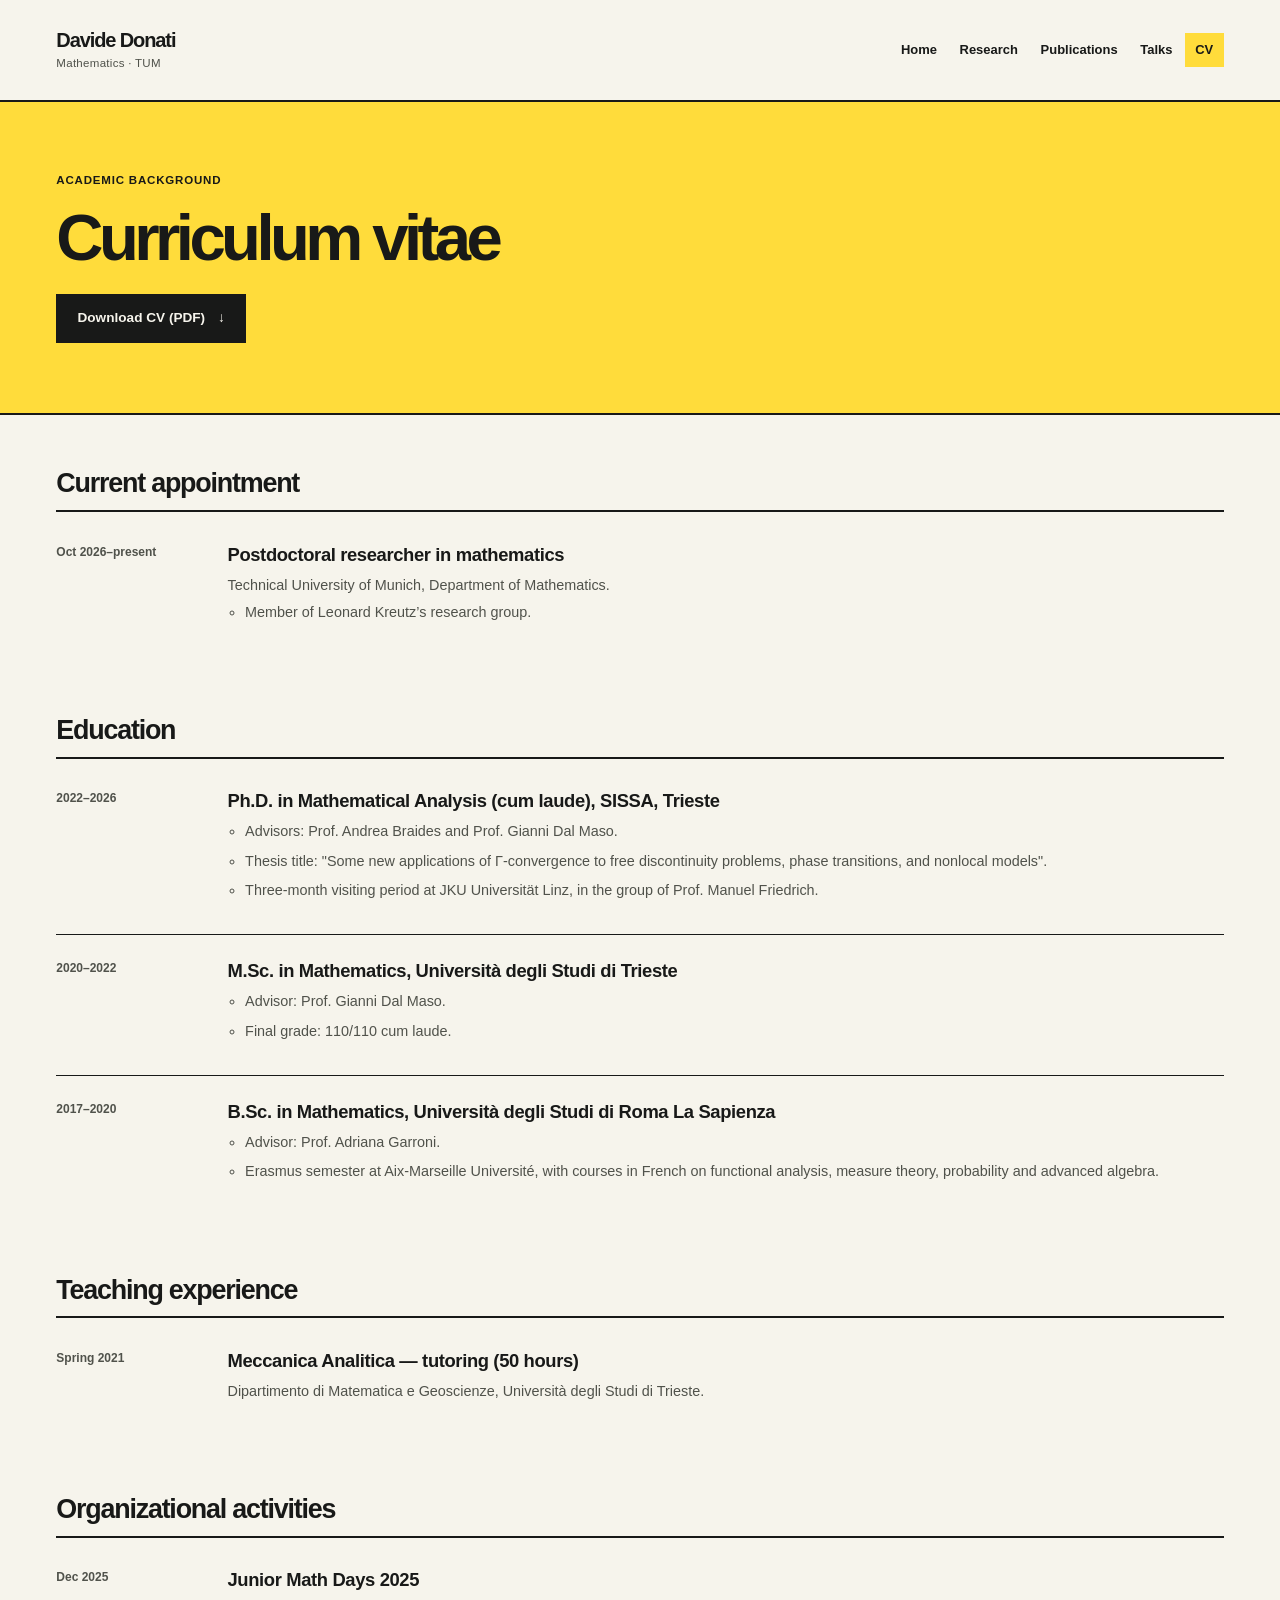
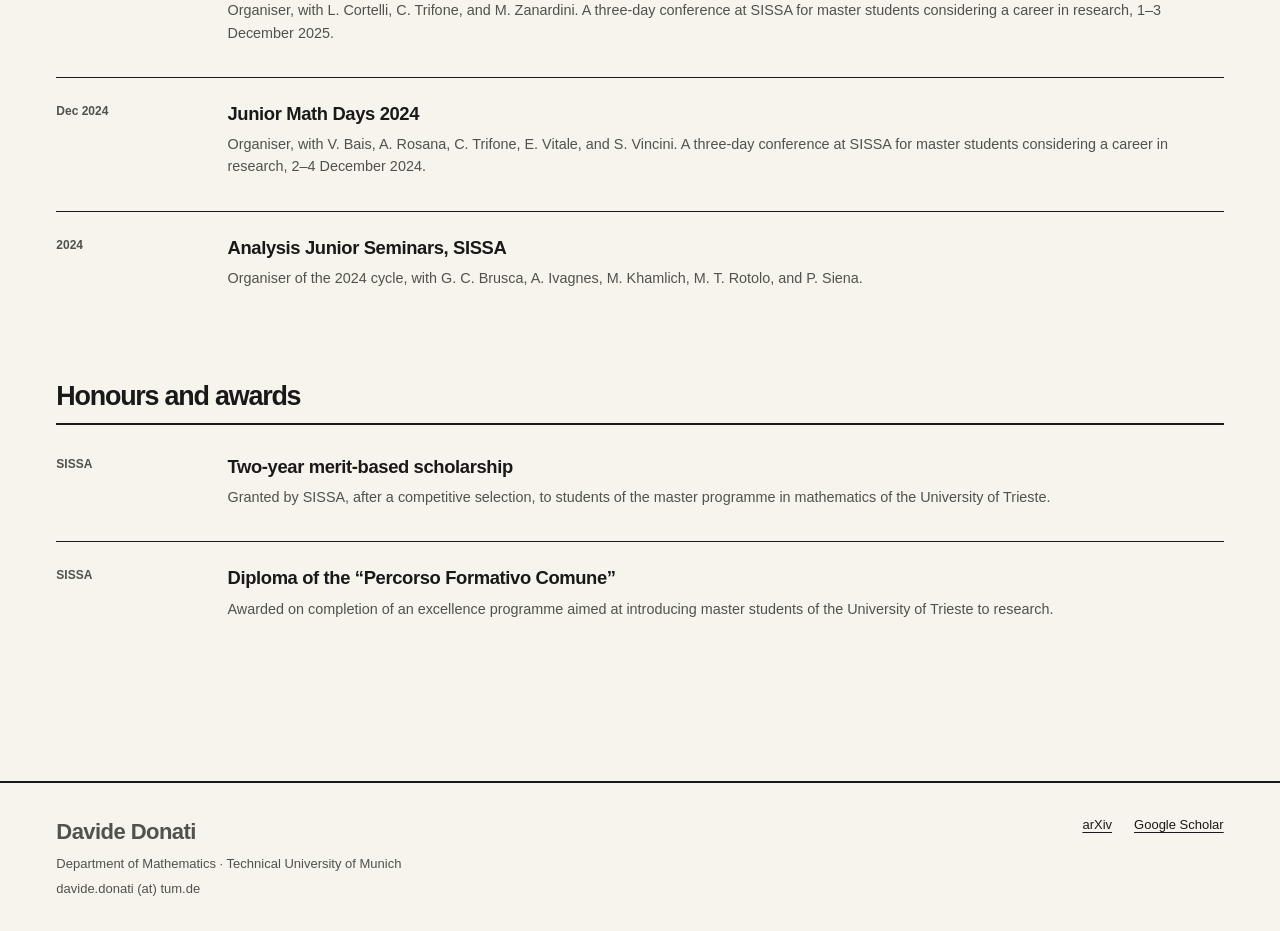
<file: Personal Website/Imperial-Gold/cv.html>
<!doctype html>
<html lang="en">
<head>
  <meta charset="utf-8">
  <meta name="viewport" content="width=device-width, initial-scale=1">
  <title>CV — Davide Donati</title>
  <meta name="description" content="Academic appointments, Ph.D. cum laude at SISSA, education, teaching, academic activities and curriculum vitae of Davide Donati.">
  <meta name="author" content="Davide Donati">
  <meta name="theme-color" content="#ffdc3b">
  <link rel="canonical" href="https://davide-donati.github.io/Davide-Donati/cv.html">
  <meta property="og:type" content="website">
  <meta property="og:title" content="CV — Davide Donati">
  <meta property="og:description" content="Academic appointments, Ph.D. cum laude at SISSA, education, teaching, academic activities and curriculum vitae of Davide Donati.">
  <meta property="og:url" content="https://davide-donati.github.io/Davide-Donati/cv.html">
  <meta property="og:image" content="https://davide-donati.github.io/Davide-Donati/assets/portrait.jpg">
  <meta property="og:image:alt" content="Davide Donati">
  <meta name="twitter:card" content="summary">
    <link rel="icon" href="assets/favicon.svg" type="image/svg+xml">
  <link rel="stylesheet" href="assets/base.css">
  <link rel="stylesheet" href="assets/theme.css">
</head>
<body class="theme-gold" data-page="cv">
  <a class="skip-link" href="#main">Skip to content</a>
  <header class="site-header">
    <div class="header-inner">
      <a class="brand" href="index.html" aria-label="Davide Donati — Home">
        <span class="brand-name">Davide Donati</span>
        <span class="brand-role">Mathematics · TUM</span>
      </a>
      <button class="menu-toggle" type="button" aria-controls="site-nav" aria-expanded="false" hidden>
        <span>Menu</span><span class="menu-icon" aria-hidden="true"></span>
      </button>
      <nav class="site-nav" id="site-nav" aria-label="Main navigation">
        <a href="index.html">Home</a>
        <a href="research.html">Research</a>
        <a href="publications.html">Publications</a>
        <a href="talks.html">Talks</a>
        <a href="cv.html" aria-current="page">CV</a>
      </nav>
    </div>
  </header>
  <main class="site-main" id="main" tabindex="-1">
<header class="page-intro">
  <div class="content-wrap">
    <p class="eyebrow">Academic background</p>
    <h1>Curriculum vitae</h1>
    <a class="button" href="assets/CV.pdf">Download CV (PDF) <span aria-hidden="true">↓</span></a>
  </div>
</header><div class="content-wrap body-content"><section class="section-block" aria-labelledby="appointment"><h2 class="section-heading" id="appointment">Current appointment</h2><ul class="entry-list"><li class="record">
  <div class="record-meta">Oct 2026–present</div>
  <div class="record-body">
    <h3>Postdoctoral researcher in mathematics</h3>
    <p>Technical University of Munich, Department of Mathematics.</p>
    <ul><li>Member of Leonard Kreutz’s research group.</li></ul>
  </div>
</li></ul></section><section class="section-block" aria-labelledby="education"><h2 class="section-heading" id="education">Education</h2><ul class="entry-list"><li class="record">
  <div class="record-meta">2022–2026</div>
  <div class="record-body">
    <h3>Ph.D. in Mathematical Analysis (cum laude), SISSA, Trieste</h3>
    
    <ul><li>Advisors: Prof. Andrea Braides and Prof. Gianni Dal Maso.</li>
      <li>Thesis title: "Some new applications of Γ-convergence to free discontinuity problems, phase transitions, and nonlocal models".</li>
      <li>Three-month visiting period at JKU Universität Linz, in the group of Prof. Manuel Friedrich.</li></ul>
  </div>
</li>
<li class="record">
  <div class="record-meta">2020–2022</div>
  <div class="record-body">
    <h3>M.Sc. in Mathematics, Università degli Studi di Trieste</h3>
    
    <ul><li>Advisor: Prof. Gianni Dal Maso.</li><li>Final grade: 110/110 cum laude.</li></ul>
  </div>
</li>
<li class="record">
  <div class="record-meta">2017–2020</div>
  <div class="record-body">
    <h3>B.Sc. in Mathematics, Università degli Studi di Roma La Sapienza</h3>
    
    <ul><li>Advisor: Prof. Adriana Garroni.</li><li>Erasmus semester at Aix-Marseille Université, with courses in French on functional analysis, measure theory, probability and advanced algebra.</li></ul>
  </div>
</li></ul></section><section class="section-block" aria-labelledby="teaching"><h2 class="section-heading" id="teaching">Teaching experience</h2><ul class="entry-list"><li class="record">
  <div class="record-meta">Spring 2021</div>
  <div class="record-body">
    <h3>Meccanica Analitica — tutoring (50 hours)</h3>
    <p>Dipartimento di Matematica e Geoscienze, Università degli Studi di Trieste.</p>
    
  </div>
</li></ul></section><section class="section-block" aria-labelledby="organisation"><h2 class="section-heading" id="organisation">Organizational activities</h2><ul class="entry-list"><li class="record">
  <div class="record-meta">Dec 2025</div>
  <div class="record-body">
    <h3>Junior Math Days 2025</h3>
    <p>Organiser, with L. Cortelli, C. Trifone, and M. Zanardini. A three-day conference at SISSA for master students considering a career in research, 1–3 December 2025.</p>
    
  </div>
</li>
<li class="record">
  <div class="record-meta">Dec 2024</div>
  <div class="record-body">
    <h3>Junior Math Days 2024</h3>
    <p>Organiser, with V. Bais, A. Rosana, C. Trifone, E. Vitale, and S. Vincini. A three-day conference at SISSA for master students considering a career in research, 2–4 December 2024.</p>
    
  </div>
</li>
<li class="record">
  <div class="record-meta">2024</div>
  <div class="record-body">
    <h3>Analysis Junior Seminars, SISSA</h3>
    <p>Organiser of the 2024 cycle, with G. C. Brusca, A. Ivagnes, M. Khamlich, M. T. Rotolo, and P. Siena.</p>
    
  </div>
</li></ul></section><section class="section-block" aria-labelledby="awards"><h2 class="section-heading" id="awards">Honours and awards</h2><ul class="entry-list"><li class="record">
  <div class="record-meta">SISSA</div>
  <div class="record-body">
    <h3>Two-year merit-based scholarship</h3>
    <p>Granted by SISSA, after a competitive selection, to students of the master programme in mathematics of the University of Trieste.</p>
    
  </div>
</li>
<li class="record">
  <div class="record-meta">SISSA</div>
  <div class="record-body">
    <h3>Diploma of the “Percorso Formativo Comune”</h3>
    <p>Awarded on completion of an excellence programme aimed at introducing master students of the University of Trieste to research.</p>
    
  </div>
</li></ul></section></div>
  </main>
  <footer class="site-footer">
    <div class="footer-inner">
      <div>
        <span class="footer-name">Davide Donati</span>
        <p class="footer-line">Department of Mathematics · Technical University of Munich</p>
        <p class="footer-line"><span class="footer-email">davide.donati (at) tum.de</span></p>
      </div>
      <div class="footer-links">
        <a href="https://arxiv.org/a/donati_d_1.html">arXiv</a>
        <a href="https://scholar.google.com/citations?user=uiW-0o8AAAAJ&amp;hl=en">Google Scholar</a>
        
      </div>
    </div>
  </footer>
  <script src="assets/site.js" defer></script>
</body>
</html>
</file>
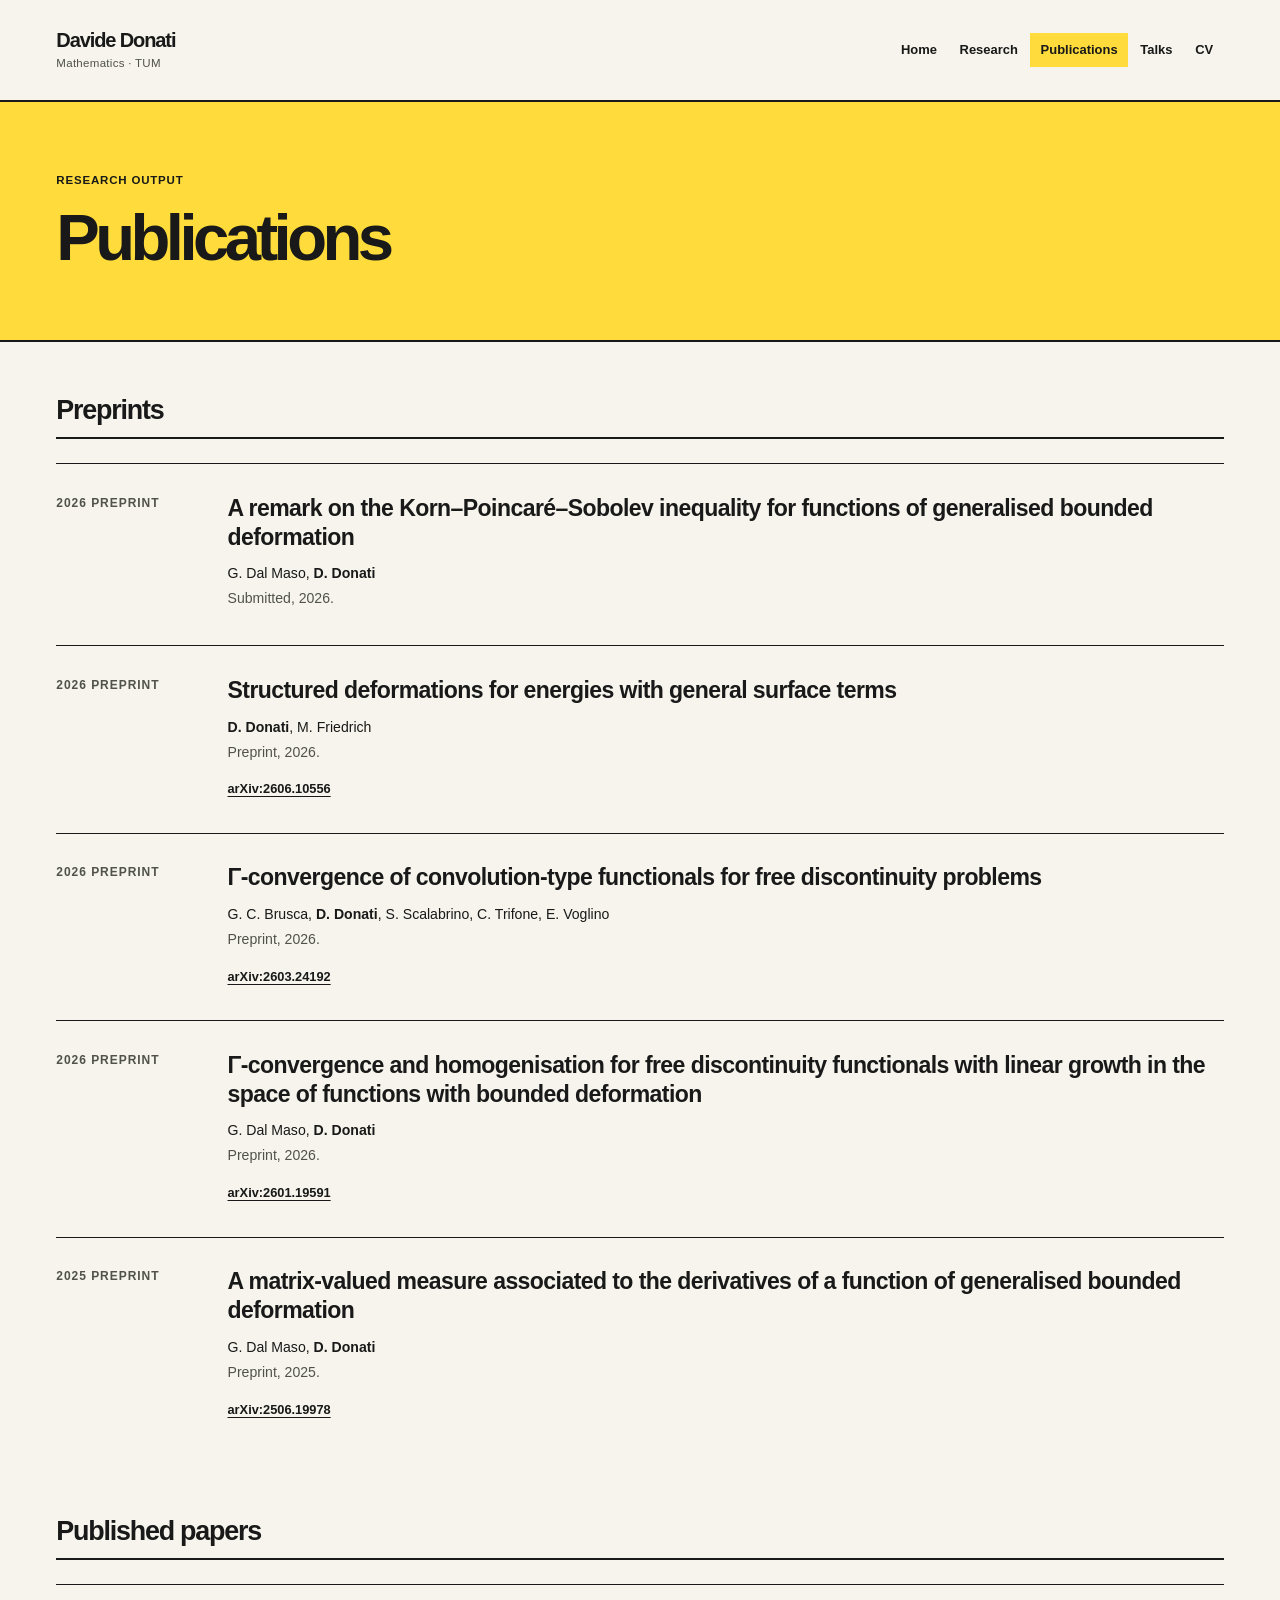
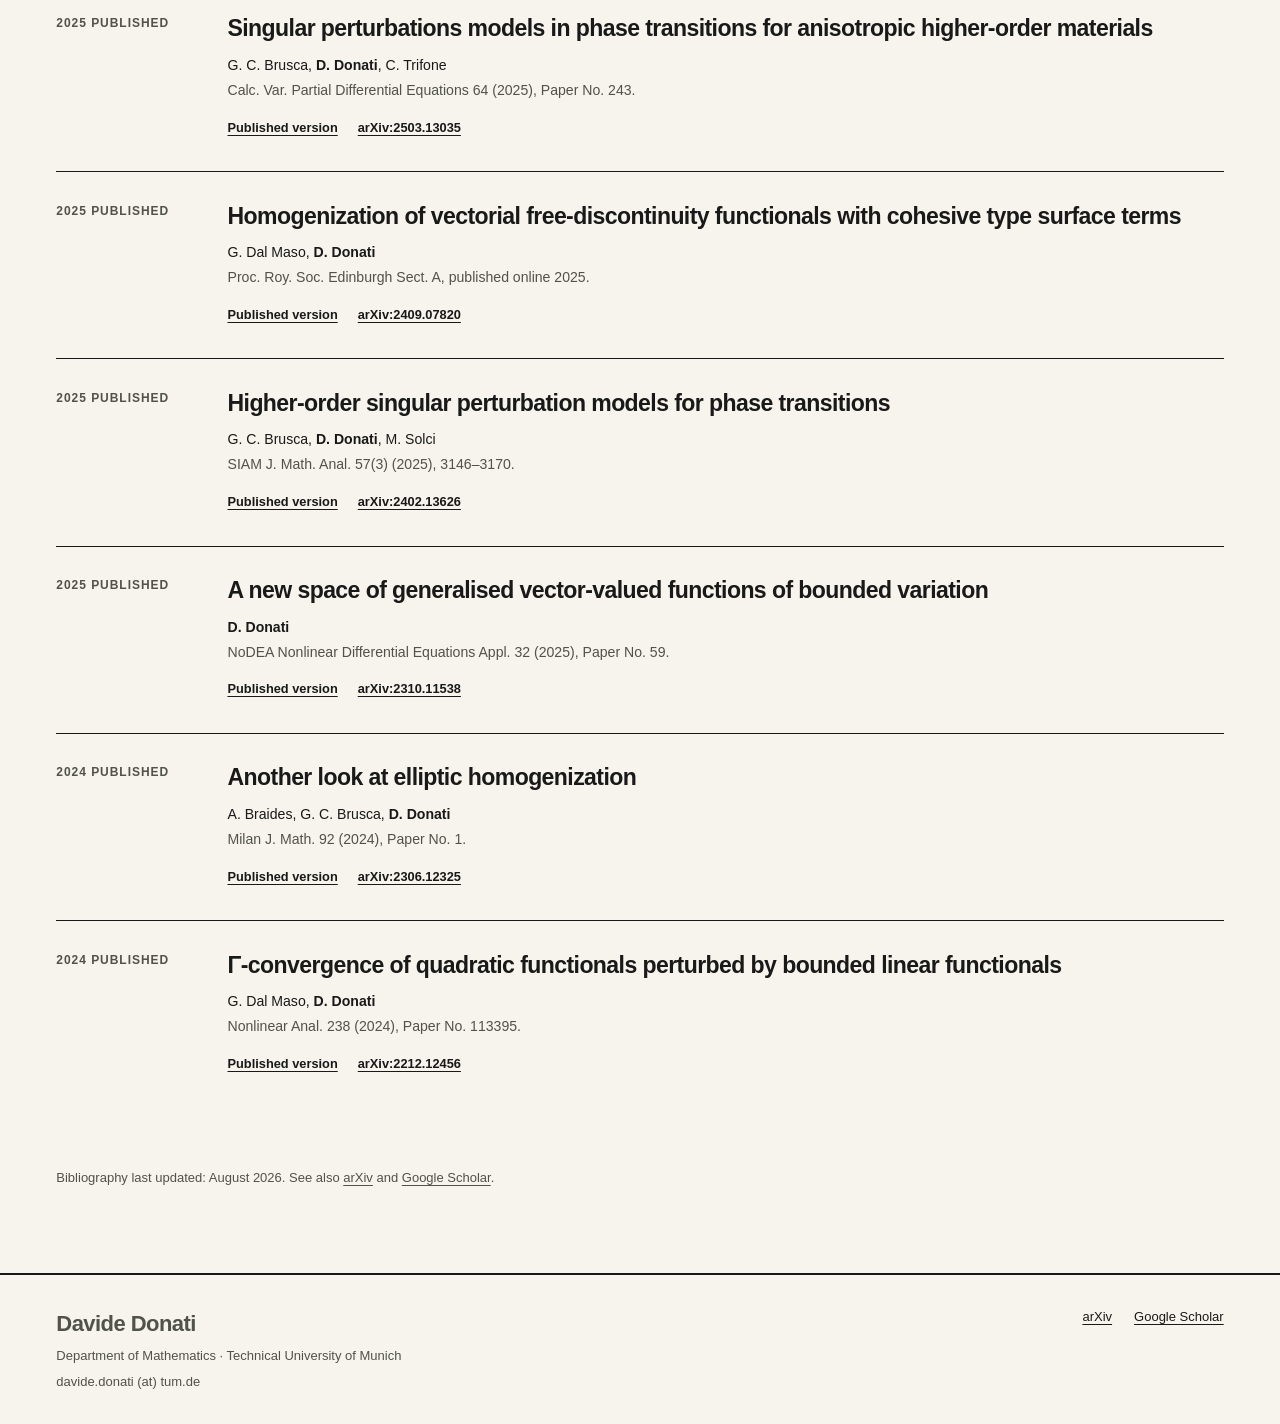
<file: Personal Website/Imperial-Gold/publications.html>
<!doctype html>
<html lang="en">
<head>
  <meta charset="utf-8">
  <meta name="viewport" content="width=device-width, initial-scale=1">
  <title>Publications — Davide Donati</title>
  <meta name="description" content="Publications and preprints by Davide Donati, with journal references and links to full texts.">
  <meta name="author" content="Davide Donati">
  <meta name="theme-color" content="#ffdc3b">
  <link rel="canonical" href="https://davide-donati.github.io/Davide-Donati/publications.html">
  <meta property="og:type" content="website">
  <meta property="og:title" content="Publications — Davide Donati">
  <meta property="og:description" content="Publications and preprints by Davide Donati, with journal references and links to full texts.">
  <meta property="og:url" content="https://davide-donati.github.io/Davide-Donati/publications.html">
  <meta property="og:image" content="https://davide-donati.github.io/Davide-Donati/assets/portrait.jpg">
  <meta property="og:image:alt" content="Davide Donati">
  <meta name="twitter:card" content="summary">
    <link rel="icon" href="assets/favicon.svg" type="image/svg+xml">
  <link rel="stylesheet" href="assets/base.css">
  <link rel="stylesheet" href="assets/theme.css">
</head>
<body class="theme-gold" data-page="publications">
  <a class="skip-link" href="#main">Skip to content</a>
  <header class="site-header">
    <div class="header-inner">
      <a class="brand" href="index.html" aria-label="Davide Donati — Home">
        <span class="brand-name">Davide Donati</span>
        <span class="brand-role">Mathematics · TUM</span>
      </a>
      <button class="menu-toggle" type="button" aria-controls="site-nav" aria-expanded="false" hidden>
        <span>Menu</span><span class="menu-icon" aria-hidden="true"></span>
      </button>
      <nav class="site-nav" id="site-nav" aria-label="Main navigation">
        <a href="index.html">Home</a>
        <a href="research.html">Research</a>
        <a href="publications.html" aria-current="page">Publications</a>
        <a href="talks.html">Talks</a>
        <a href="cv.html">CV</a>
      </nav>
    </div>
  </header>
  <main class="site-main" id="main" tabindex="-1">
<header class="page-intro">
  <div class="content-wrap">
    <p class="eyebrow">Research output</p>
    <h1>Publications</h1>

    
  </div>
</header>
<div class="content-wrap body-content">
  <section class="paper-group" aria-labelledby="preprints-heading">
<h2 class="section-heading" id="preprints-heading">Preprints</h2>
<ol class="paper-list">
<li class="paper" id="paper-7">
      <div class="paper-meta"><span>2026</span> <span>Preprint</span></div>
      <div class="paper-body">
        <h3 class="paper-title">A remark on the Korn–Poincaré–Sobolev inequality for functions of generalised bounded deformation</h3>
        <p class="paper-authors">G. Dal Maso, <strong>D. Donati</strong></p>
        <p class="paper-venue">Submitted, 2026.</p>
        
      </div>
    </li>
    <li class="paper" id="paper-8">
      <div class="paper-meta"><span>2026</span> <span>Preprint</span></div>
      <div class="paper-body">
        <h3 class="paper-title">Structured deformations for energies with general surface terms</h3>
        <p class="paper-authors"><strong>D. Donati</strong>, M. Friedrich</p>
        <p class="paper-venue">Preprint, 2026.</p>
        <p class="paper-links"><a href="https://arxiv.org/abs/2606.10556">arXiv:2606.10556</a></p>
      </div>
    </li>
    <li class="paper" id="paper-9">
      <div class="paper-meta"><span>2026</span> <span>Preprint</span></div>
      <div class="paper-body">
        <h3 class="paper-title">Γ-convergence of convolution-type functionals for free discontinuity problems</h3>
        <p class="paper-authors">G. C. Brusca, <strong>D. Donati</strong>, S. Scalabrino, C. Trifone, E. Voglino</p>
        <p class="paper-venue">Preprint, 2026.</p>
        <p class="paper-links"><a href="https://arxiv.org/abs/2603.24192">arXiv:2603.24192</a></p>
      </div>
    </li>
    <li class="paper" id="paper-10">
      <div class="paper-meta"><span>2026</span> <span>Preprint</span></div>
      <div class="paper-body">
        <h3 class="paper-title">Γ-convergence and homogenisation for free discontinuity functionals with linear growth in the space of functions with bounded deformation</h3>
        <p class="paper-authors">G. Dal Maso, <strong>D. Donati</strong></p>
        <p class="paper-venue">Preprint, 2026.</p>
        <p class="paper-links"><a href="https://arxiv.org/abs/2601.19591">arXiv:2601.19591</a></p>
      </div>
    </li>
    <li class="paper" id="paper-11">
      <div class="paper-meta"><span>2025</span> <span>Preprint</span></div>
      <div class="paper-body">
        <h3 class="paper-title">A matrix-valued measure associated to the derivatives of a function of generalised bounded deformation</h3>
        <p class="paper-authors">G. Dal Maso, <strong>D. Donati</strong></p>
        <p class="paper-venue">Preprint, 2025.</p>
        <p class="paper-links"><a href="https://arxiv.org/abs/2506.19978">arXiv:2506.19978</a></p>
      </div>
    </li>
</ol>
</section><section class="paper-group" aria-labelledby="published-heading">
<h2 class="section-heading" id="published-heading">Published papers</h2>
<ol class="paper-list">
<li class="paper" id="paper-1">
      <div class="paper-meta"><span>2025</span> <span>Published</span></div>
      <div class="paper-body">
        <h3 class="paper-title">Singular perturbations models in phase transitions for anisotropic higher-order materials</h3>
        <p class="paper-authors">G. C. Brusca, <strong>D. Donati</strong>, C. Trifone</p>
        <p class="paper-venue">Calc. Var. Partial Differential Equations 64 (2025), Paper No. 243.</p>
        <p class="paper-links"><a href="https://doi.org/10.1007/s00526-025-03120-4">Published version</a>
          <a href="https://arxiv.org/abs/2503.13035">arXiv:2503.13035</a></p>
      </div>
    </li>
    <li class="paper" id="paper-2">
      <div class="paper-meta"><span>2025</span> <span>Published</span></div>
      <div class="paper-body">
        <h3 class="paper-title">Homogenization of vectorial free-discontinuity functionals with cohesive type surface terms</h3>
        <p class="paper-authors">G. Dal Maso, <strong>D. Donati</strong></p>
        <p class="paper-venue">Proc. Roy. Soc. Edinburgh Sect. A, published online 2025.</p>
        <p class="paper-links"><a href="https://www.cambridge.org/core/journals/proceedings-of-the-royal-society-of-edinburgh-section-a-mathematics/article/abs/homogenization-of-vectorial-freediscontinuity-functionals-with-cohesive-type-surface-terms/AAB02BEC06D5CAB9472C6FB59DFB760A">Published version</a>
          <a href="https://arxiv.org/abs/2409.07820">arXiv:2409.07820</a></p>
      </div>
    </li>
    <li class="paper" id="paper-3">
      <div class="paper-meta"><span>2025</span> <span>Published</span></div>
      <div class="paper-body">
        <h3 class="paper-title">Higher-order singular perturbation models for phase transitions</h3>
        <p class="paper-authors">G. C. Brusca, <strong>D. Donati</strong>, M. Solci</p>
        <p class="paper-venue">SIAM J. Math. Anal. 57(3) (2025), 3146–3170.</p>
        <p class="paper-links"><a href="https://doi.org/10.1137/24M1715325">Published version</a>
          <a href="https://arxiv.org/abs/2402.13626">arXiv:2402.13626</a></p>
      </div>
    </li>
    <li class="paper" id="paper-4">
      <div class="paper-meta"><span>2025</span> <span>Published</span></div>
      <div class="paper-body">
        <h3 class="paper-title">A new space of generalised vector-valued functions of bounded variation</h3>
        <p class="paper-authors"><strong>D. Donati</strong></p>
        <p class="paper-venue">NoDEA Nonlinear Differential Equations Appl. 32 (2025), Paper No. 59.</p>
        <p class="paper-links"><a href="https://doi.org/10.1007/s00030-025-01063-5">Published version</a>
          <a href="https://arxiv.org/abs/2310.11538">arXiv:2310.11538</a></p>
      </div>
    </li>
    <li class="paper" id="paper-5">
      <div class="paper-meta"><span>2024</span> <span>Published</span></div>
      <div class="paper-body">
        <h3 class="paper-title">Another look at elliptic homogenization</h3>
        <p class="paper-authors">A. Braides, G. C. Brusca, <strong>D. Donati</strong></p>
        <p class="paper-venue">Milan J. Math. 92 (2024), Paper No. 1.</p>
        <p class="paper-links"><a href="https://doi.org/10.1007/s00032-023-00389-y">Published version</a>
          <a href="https://arxiv.org/abs/2306.12325">arXiv:2306.12325</a></p>
      </div>
    </li>
    <li class="paper" id="paper-6">
      <div class="paper-meta"><span>2024</span> <span>Published</span></div>
      <div class="paper-body">
        <h3 class="paper-title">Γ-convergence of quadratic functionals perturbed by bounded linear functionals</h3>
        <p class="paper-authors">G. Dal Maso, <strong>D. Donati</strong></p>
        <p class="paper-venue">Nonlinear Anal. 238 (2024), Paper No. 113395.</p>
        <p class="paper-links"><a href="https://doi.org/10.1016/j.na.2023.113395">Published version</a>
          <a href="https://arxiv.org/abs/2212.12456">arXiv:2212.12456</a></p>
      </div>
    </li>
</ol>
</section>
  <p class="muted" style="font-size:13px;margin-top:40px">Bibliography last updated: August 2026. See also <a href="https://arxiv.org/a/donati_d_1.html">arXiv</a> and <a href="https://scholar.google.com/citations?user=uiW-0o8AAAAJ&amp;hl=en">Google Scholar</a>.</p>
</div>
  </main>
  <footer class="site-footer">
    <div class="footer-inner">
      <div>
        <span class="footer-name">Davide Donati</span>
        <p class="footer-line">Department of Mathematics · Technical University of Munich</p>
        <p class="footer-line"><span class="footer-email">davide.donati (at) tum.de</span></p>
      </div>
      <div class="footer-links">
        <a href="https://arxiv.org/a/donati_d_1.html">arXiv</a>
        <a href="https://scholar.google.com/citations?user=uiW-0o8AAAAJ&amp;hl=en">Google Scholar</a>
      
        
      </div>
    </div>
  </footer>
  <script src="assets/site.js" defer></script>
</body>
</html>
</file>
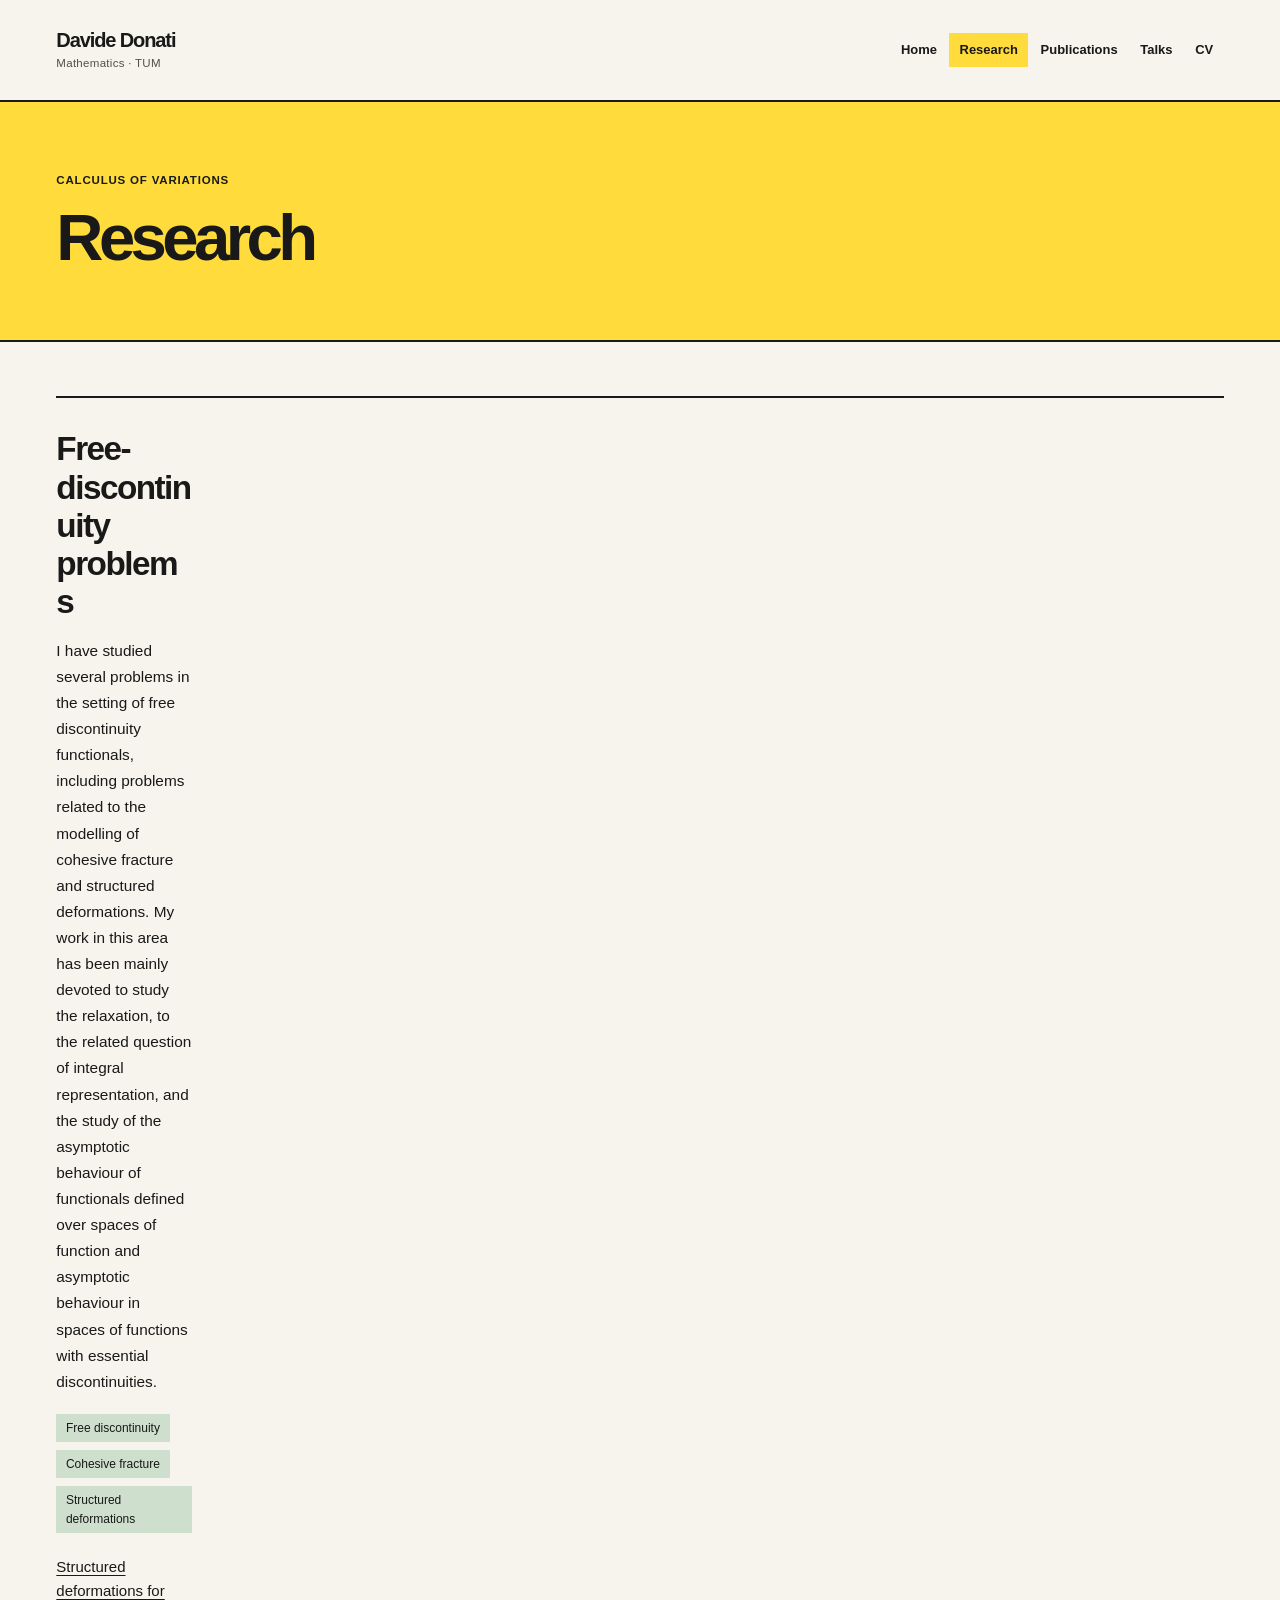
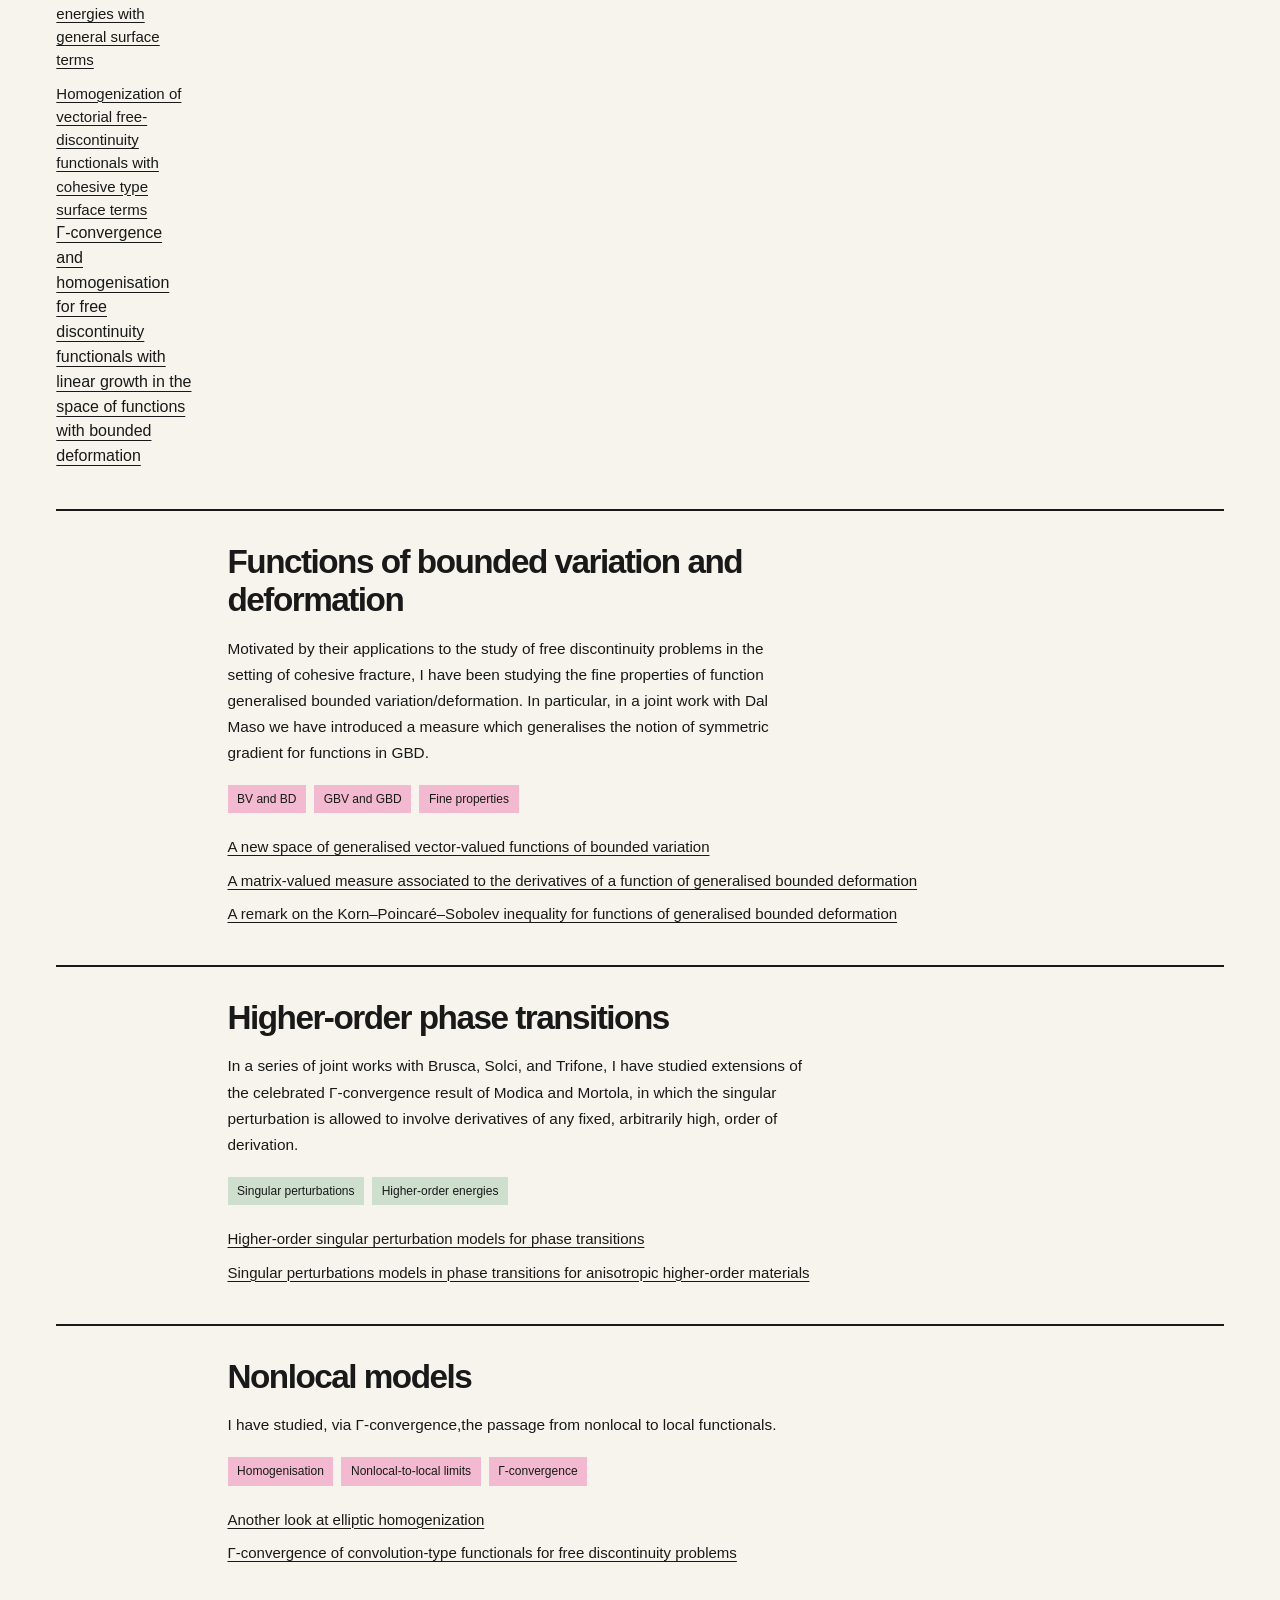
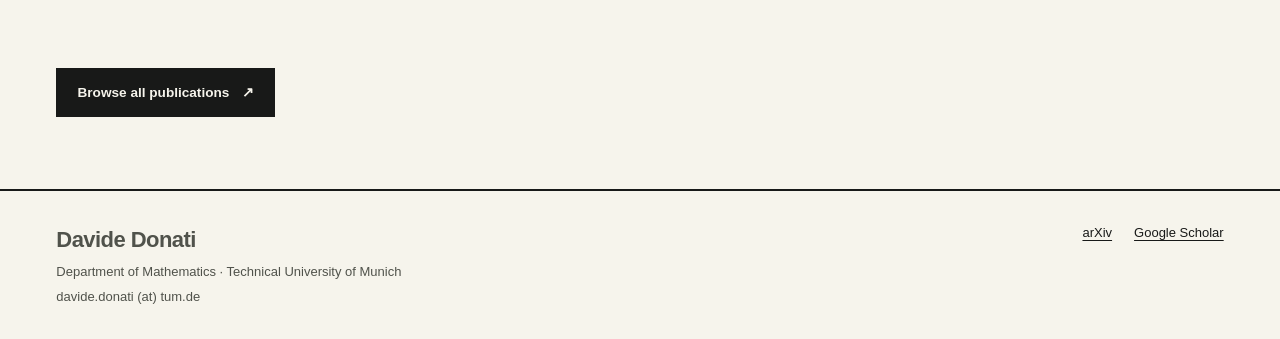
<file: Personal Website/Imperial-Gold/research.html>
<!doctype html>
<html lang="en">
<head>
  <meta charset="utf-8">
  <meta name="viewport" content="width=device-width, initial-scale=1">
  <title>Research — Davide Donati</title>
  <meta name="description" content="Research by Davide Donati in calculus of variations: free-discontinuity problems, BV and BD, phase transitions, homogenisation and nonlocal energies.">
  <meta name="author" content="Davide Donati">
  <meta name="theme-color" content="#ffdc3b">
  <link rel="canonical" href="https://davide-donati.github.io/Davide-Donati/research.html">
  <meta property="og:type" content="website">
  <meta property="og:title" content="Research — Davide Donati">
  <meta property="og:description" content="Research by Davide Donati in calculus of variations: free-discontinuity problems, BV and BD, phase transitions, homogenisation and nonlocal energies.">
  <meta property="og:url" content="https://davide-donati.github.io/Davide-Donati/research.html">
  <meta property="og:image" content="https://davide-donati.github.io/Davide-Donati/assets/portrait.jpg">
  <meta property="og:image:alt" content="Davide Donati">
  <meta name="twitter:card" content="summary">
    <link rel="icon" href="assets/favicon.svg" type="image/svg+xml">
  <link rel="stylesheet" href="assets/base.css">
  <link rel="stylesheet" href="assets/theme.css">
</head>
<body class="theme-gold" data-page="research">
  <a class="skip-link" href="#main">Skip to content</a>
  <header class="site-header">
    <div class="header-inner">
      <a class="brand" href="index.html" aria-label="Davide Donati — Home">
        <span class="brand-name">Davide Donati</span>
        <span class="brand-role">Mathematics · TUM</span>
      </a>
      <button class="menu-toggle" type="button" aria-controls="site-nav" aria-expanded="false" hidden>
        <span>Menu</span><span class="menu-icon" aria-hidden="true"></span>
      </button>
      <nav class="site-nav" id="site-nav" aria-label="Main navigation">
        <a href="index.html">Home</a>
        <a href="research.html" aria-current="page">Research</a>
        <a href="publications.html">Publications</a>
        <a href="talks.html">Talks</a>
        <a href="cv.html">CV</a>
      </nav>
    </div>
  </header>
  <main class="site-main" id="main" tabindex="-1">
<header class="page-intro">
  <div class="content-wrap">
    <p class="eyebrow">Calculus of variations</p>
    <h1>Research</h1>
    
  </div>
</header>
<div class="content-wrap body-content">
  <ol class="research-list"><li class="research-area" id="free-discontinuity">
    <div class="area-content">
      <h2>Free-discontinuity problems</h2>
      <p>I have studied several problems in the setting of free discontinuity functionals, including problems related to the modelling of cohesive fracture and structured deformations. My work in this area has been mainly devoted to study the relaxation, to the related question of integral representation, and the study of the asymptotic behaviour of functionals defined over spaces of function and asymptotic behaviour in spaces of functions with essential discontinuities.</p>
      <ul class="tag-list"><li>Free discontinuity</li><li>Cohesive fracture</li><li>Structured deformations</li></ul>
      <div class="reading-links" aria-label="Related publications"><a href="publications.html#paper-8">Structured deformations for energies with general surface terms</a><a href="publications.html#paper-2">Homogenization of vectorial free-discontinuity functionals with cohesive type surface terms</a></div>
   <a href="publications.html#paper-10">Γ-convergence and homogenisation for free discontinuity functionals with linear growth in the space of functions with bounded deformation</a> </div>
  </li><li class="research-area" id="fine-properties">
    <span class="area-number" aria-hidden="true"></span>
    <div class="area-content">
      <h2>Functions of bounded variation and deformation</h2>
      <p>Motivated by their applications to the study of free discontinuity problems in the setting of cohesive fracture, I have been studying the fine properties of function generalised bounded variation/deformation. In particular, in a joint work with Dal Maso we have introduced a measure which generalises the notion of symmetric gradient for functions in GBD. </p>
      <ul class="tag-list"><li>BV and BD</li><li>GBV and GBD</li><li>Fine properties</li></ul>
      <div class="reading-links" aria-label="Related publications"><a href="publications.html#paper-4">A new space of generalised vector-valued functions of bounded variation</a><a href="publications.html#paper-11">A matrix-valued measure associated to the derivatives of a function of generalised bounded deformation</a><a href="publications.html#paper-7">A remark on the Korn–Poincaré–Sobolev inequality for functions of generalised bounded deformation</a></div>
    </div>
  </li><li class="research-area" id="phase-transitions">
    <span class="area-number" aria-hidden="true"></span>
    <div class="area-content">
      <h2>Higher-order phase transitions</h2>
      <p> In a series of joint works with Brusca, Solci, and Trifone, I have studied extensions of the celebrated Γ-convergence result of Modica and Mortola, in which the singular perturbation is allowed to involve derivatives of any fixed, arbitrarily high, order of derivation. </p>
      <ul class="tag-list"><li>Singular perturbations</li><li>Higher-order energies</li></ul>
      <div class="reading-links" aria-label="Related publications"><a href="publications.html#paper-3">Higher-order singular perturbation models for phase transitions</a><a href="publications.html#paper-1">Singular perturbations models in phase transitions for anisotropic higher-order materials</a></div>
    </div>
  </li><li class="research-area" id="homogenisation">
    <span class="area-number" aria-hidden="true"></span>
    <div class="area-content">
      <h2>Nonlocal models</h2>
      <p>I have studied, via Γ-convergence,the passage from nonlocal to local functionals.</p>
      <ul class="tag-list"><li>Homogenisation</li><li>Nonlocal-to-local limits</li><li>Γ-convergence</li></ul>
      <div class="reading-links" aria-label="Related publications"><a href="publications.html#paper-5">Another look at elliptic homogenization</a><a href="publications.html#paper-9">Γ-convergence of convolution-type functionals for free discontinuity problems</a></div>
    </div>
  </li></ol>
  <div class="link-row" style="margin-top:34px">
    <a class="button" href="publications.html">Browse all publications <span aria-hidden="true">↗</span></a>
    
  </div>
</div>
  </main>
  <footer class="site-footer">
    <div class="footer-inner">
      <div>
        <span class="footer-name">Davide Donati</span>
        <p class="footer-line">Department of Mathematics · Technical University of Munich</p>
        <p class="footer-line"><span class="footer-email">davide.donati (at) tum.de</span></p>
      </div>
      <div class="footer-links">
        <a href="https://arxiv.org/a/donati_d_1.html">arXiv</a>
        <a href="https://scholar.google.com/citations?user=uiW-0o8AAAAJ&amp;hl=en">Google Scholar</a>
       
        
      </div>
    </div>
  </footer>
  <script src="assets/site.js" defer></script>
</body>
</html>
</file>
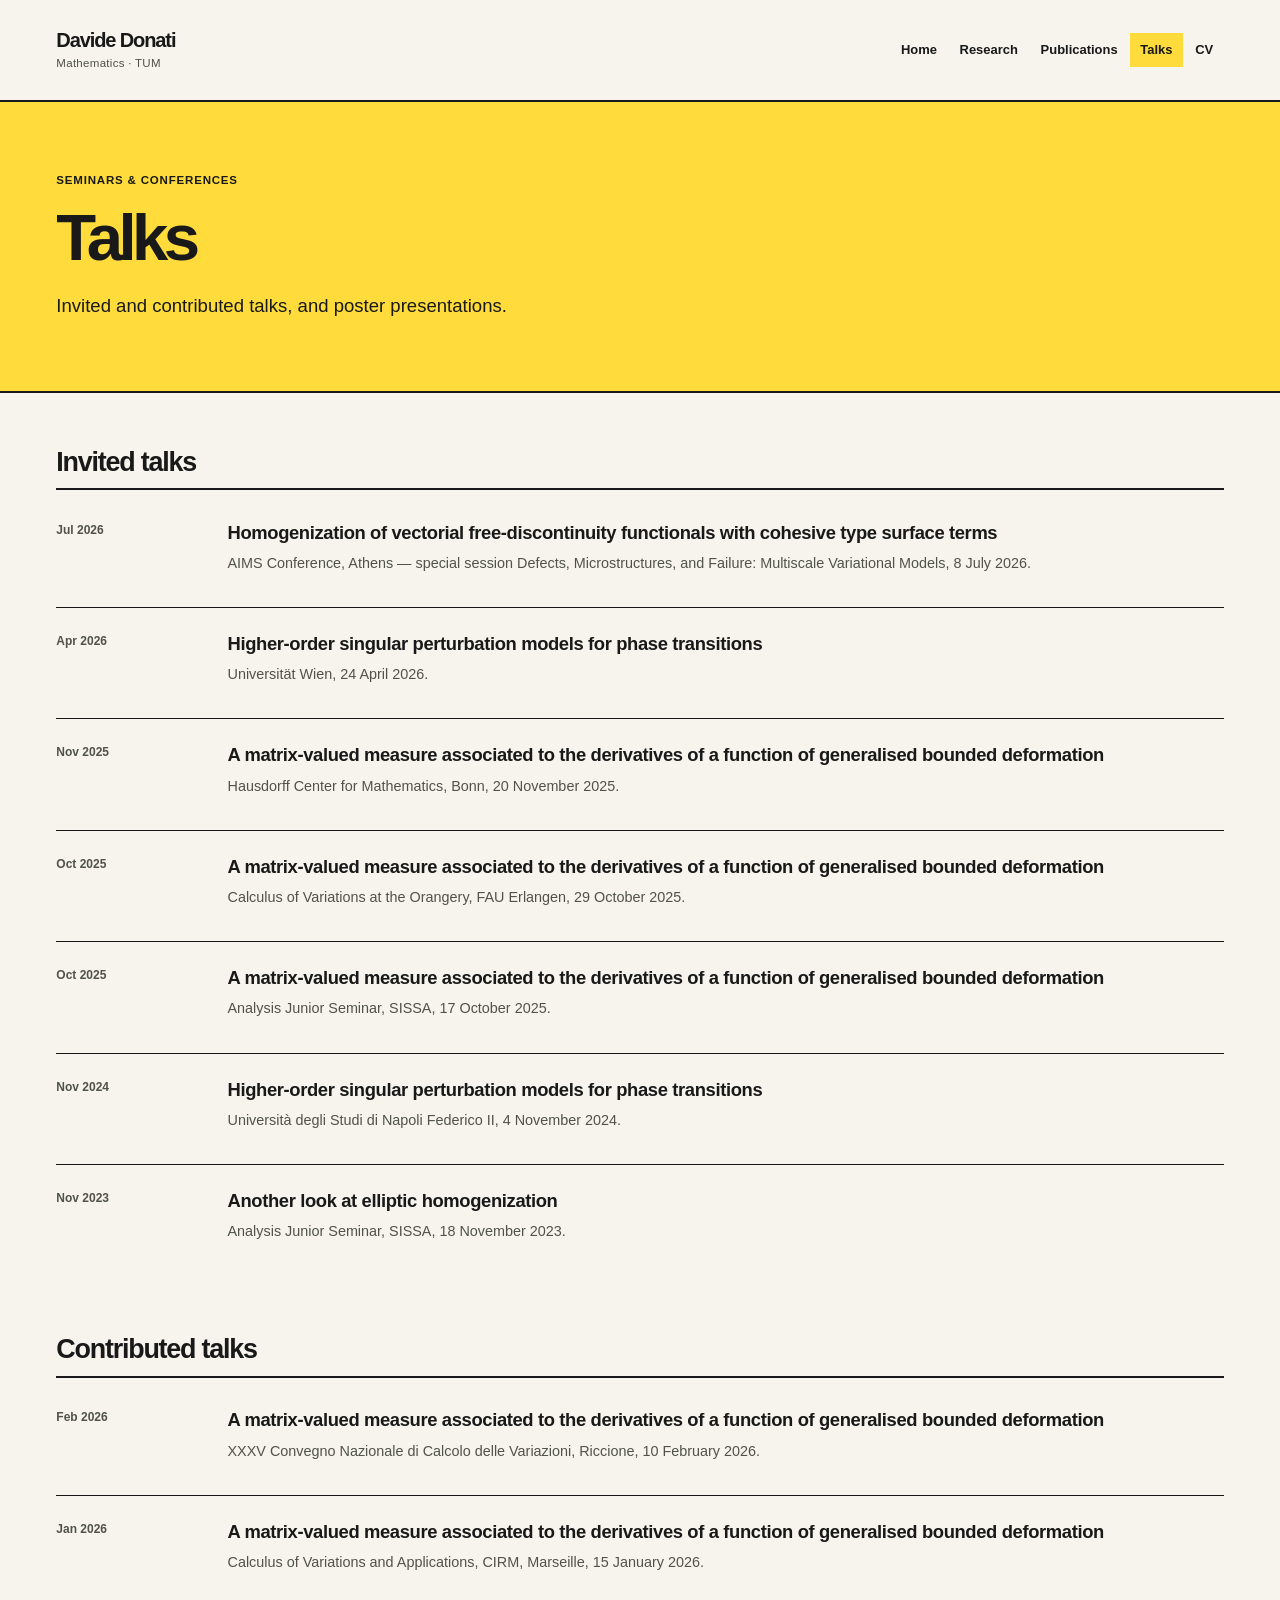
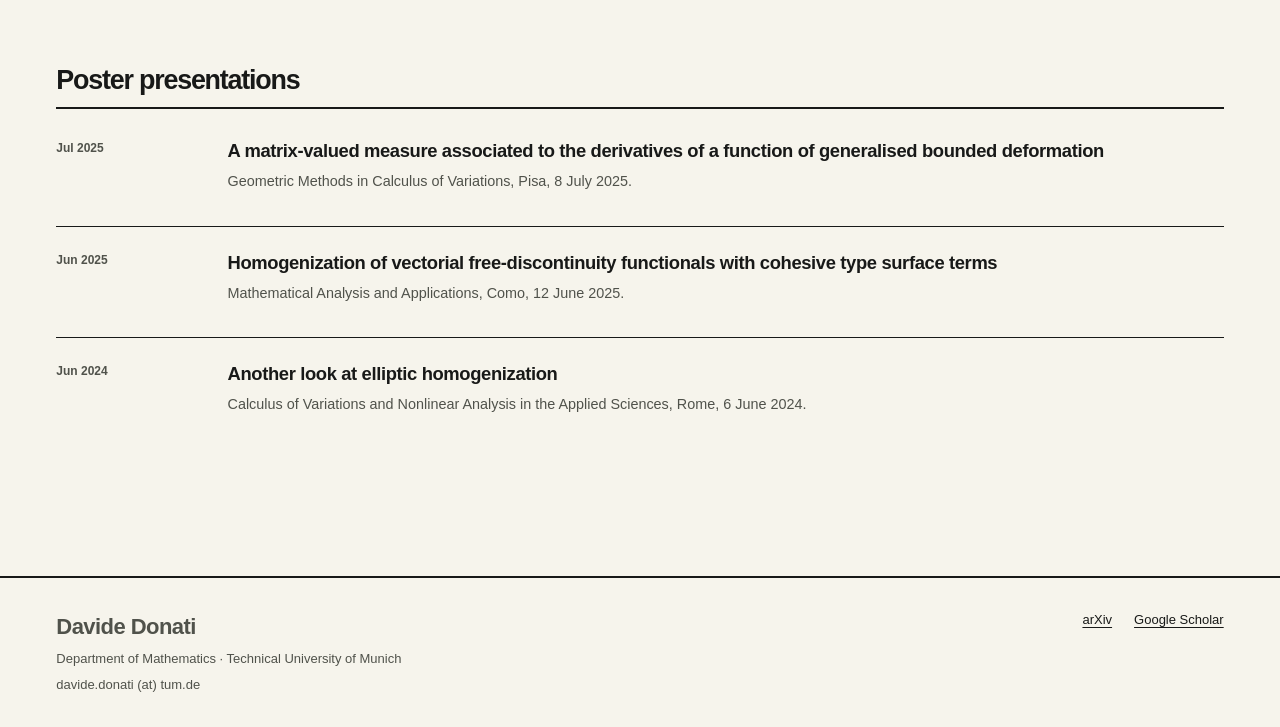
<file: Personal Website/Imperial-Gold/talks.html>
<!doctype html>
<html lang="en">
<head>
  <meta charset="utf-8">
  <meta name="viewport" content="width=device-width, initial-scale=1">
  <title>Talks — Davide Donati</title>
  <meta name="description" content="Invited talks, contributed talks and poster presentations by Davide Donati.">
  <meta name="author" content="Davide Donati">
  <meta name="theme-color" content="#ffdc3b">
  <link rel="canonical" href="https://davide-donati.github.io/Davide-Donati/talks.html">
  <meta property="og:type" content="website">
  <meta property="og:title" content="Talks — Davide Donati">
  <meta property="og:description" content="Invited talks, contributed talks and poster presentations by Davide Donati.">
  <meta property="og:url" content="https://davide-donati.github.io/Davide-Donati/talks.html">
  <meta property="og:image" content="https://davide-donati.github.io/Davide-Donati/assets/portrait.jpg">
  <meta property="og:image:alt" content="Davide Donati">
  <meta name="twitter:card" content="summary">
    <link rel="icon" href="assets/favicon.svg" type="image/svg+xml">
  <link rel="stylesheet" href="assets/base.css">
  <link rel="stylesheet" href="assets/theme.css">
</head>
<body class="theme-gold" data-page="talks">
  <a class="skip-link" href="#main">Skip to content</a>
  <header class="site-header">
    <div class="header-inner">
      <a class="brand" href="index.html" aria-label="Davide Donati — Home">
        <span class="brand-name">Davide Donati</span>
        <span class="brand-role">Mathematics · TUM</span>
      </a>
      <button class="menu-toggle" type="button" aria-controls="site-nav" aria-expanded="false" hidden>
        <span>Menu</span><span class="menu-icon" aria-hidden="true"></span>
      </button>
      <nav class="site-nav" id="site-nav" aria-label="Main navigation">
        <a href="index.html">Home</a>
        <a href="research.html">Research</a>
        <a href="publications.html">Publications</a>
        <a href="talks.html" aria-current="page">Talks</a>
        <a href="cv.html">CV</a>
      </nav>
    </div>
  </header>
  <main class="site-main" id="main" tabindex="-1">
<header class="page-intro">
  <div class="content-wrap">
    <p class="eyebrow">Seminars &amp; conferences</p>
    <h1>Talks</h1>
    <p class="page-lead">Invited and contributed talks, and poster presentations.</p>
    
  </div>
</header><div class="content-wrap body-content"><section class="section-block" aria-labelledby="talk-group-0"><h2 class="section-heading" id="talk-group-0">Invited talks</h2><ul class="entry-list"><li class="record">
  <div class="record-meta">Jul 2026</div>
  <div class="record-body">
    <h3>Homogenization of vectorial free-discontinuity functionals with cohesive type surface terms</h3>
    <p>AIMS Conference, Athens — special session Defects, Microstructures, and Failure: Multiscale Variational Models, 8 July 2026.</p>
    
  </div>
</li>
<li class="record">
  <div class="record-meta">Apr 2026</div>
  <div class="record-body">
    <h3>Higher-order singular perturbation models for phase transitions</h3>
    <p>Universität Wien, 24 April 2026.</p>
    
  </div>
</li>
<li class="record">
  <div class="record-meta">Nov 2025</div>
  <div class="record-body">
    <h3>A matrix-valued measure associated to the derivatives of a function of generalised bounded deformation</h3>
    <p>Hausdorff Center for Mathematics, Bonn, 20 November 2025.</p>
    
  </div>
</li>
<li class="record">
  <div class="record-meta">Oct 2025</div>
  <div class="record-body">
    <h3>A matrix-valued measure associated to the derivatives of a function of generalised bounded deformation</h3>
    <p>Calculus of Variations at the Orangery, FAU Erlangen, 29 October 2025.</p>
    
  </div>
</li>
<li class="record">
  <div class="record-meta">Oct 2025</div>
  <div class="record-body">
    <h3>A matrix-valued measure associated to the derivatives of a function of generalised bounded deformation</h3>
    <p>Analysis Junior Seminar, SISSA, 17 October 2025.</p>
    
  </div>
</li>
<li class="record">
  <div class="record-meta">Nov 2024</div>
  <div class="record-body">
    <h3>Higher-order singular perturbation models for phase transitions</h3>
    <p>Università degli Studi di Napoli Federico II, 4 November 2024.</p>
    
  </div>
</li>
<li class="record">
  <div class="record-meta">Nov 2023</div>
  <div class="record-body">
    <h3>Another look at elliptic homogenization</h3>
    <p>Analysis Junior Seminar, SISSA, 18 November 2023.</p>
    
  </div>
</li></ul></section><section class="section-block" aria-labelledby="talk-group-1"><h2 class="section-heading" id="talk-group-1">Contributed talks</h2><ul class="entry-list"><li class="record">
  <div class="record-meta">Feb 2026</div>
  <div class="record-body">
    <h3>A matrix-valued measure associated to the derivatives of a function of generalised bounded deformation</h3>
    <p>XXXV Convegno Nazionale di Calcolo delle Variazioni, Riccione, 10 February 2026.</p>
    
  </div>
</li>
<li class="record">
  <div class="record-meta">Jan 2026</div>
  <div class="record-body">
    <h3>A matrix-valued measure associated to the derivatives of a function of generalised bounded deformation</h3>
    <p>Calculus of Variations and Applications, CIRM, Marseille, 15 January 2026.</p>
    
  </div>
</li></ul></section><section class="section-block" aria-labelledby="talk-group-2"><h2 class="section-heading" id="talk-group-2">Poster presentations</h2><ul class="entry-list"><li class="record">
  <div class="record-meta">Jul 2025</div>
  <div class="record-body">
    <h3>A matrix-valued measure associated to the derivatives of a function of generalised bounded deformation</h3>
    <p>Geometric Methods in Calculus of Variations, Pisa, 8 July 2025.</p>
    
  </div>
</li>
<li class="record">
  <div class="record-meta">Jun 2025</div>
  <div class="record-body">
    <h3>Homogenization of vectorial free-discontinuity functionals with cohesive type surface terms</h3>
    <p>Mathematical Analysis and Applications, Como, 12 June 2025.</p>
    
  </div>
</li>
<li class="record">
  <div class="record-meta">Jun 2024</div>
  <div class="record-body">
    <h3>Another look at elliptic homogenization</h3>
    <p>Calculus of Variations and Nonlinear Analysis in the Applied Sciences, Rome, 6 June 2024.</p>
    
  </div>
</li></ul></section></div>
  </main>
  <footer class="site-footer">
    <div class="footer-inner">
      <div>
        <span class="footer-name">Davide Donati</span>
        <p class="footer-line">Department of Mathematics · Technical University of Munich</p>
        <p class="footer-line"><span class="footer-email">davide.donati (at) tum.de</span></p>
      </div>
      <div class="footer-links">
        <a href="https://arxiv.org/a/donati_d_1.html">arXiv</a>
        <a href="https://scholar.google.com/citations?user=uiW-0o8AAAAJ&amp;hl=en">Google Scholar</a>
      
        
      </div>
    </div>
  </footer>
  <script src="assets/site.js" defer></script>
</body>
</html>
</file>
<file: assets/base.css>
/* Shared layout. Edit assets/theme.css to change the visual identity. */
:root {
  --bg: #fffdf8;
  --surface: #f2eee6;
  --ink: #222222;
  --muted: #555555;
  --accent: #263bd5;
  --accent-contrast: #ffffff;
  --rule: #d3d0c9;
  --display-font: Arial, Helvetica, sans-serif;
  --body-font: Arial, Helvetica, sans-serif;
  --content-width: 1200px;
  --gutter: clamp(20px, 5vw, 80px);
}
*, *::before, *::after { box-sizing: border-box; }
html { -webkit-text-size-adjust: 100%; scroll-behavior: smooth; }
body { margin: 0; color: var(--ink); background: var(--bg); font-family: var(--body-font); font-size: 17px; line-height: 1.65; }
img, svg { max-width: 100%; }
img { display: block; height: auto; }
figure { margin: 0; }
button, input, select { font: inherit; }
button, a { -webkit-tap-highlight-color: transparent; }
button { cursor: pointer; }
a { color: inherit; text-underline-offset: .22em; text-decoration-thickness: 1px; }
a:hover { text-decoration-thickness: 2px; }
a, p, li, h1, h2, h3, input { overflow-wrap: break-word; }
h1, h2, h3, p { margin-top: 0; }
h1, h2, h3 { font-family: var(--display-font); line-height: 1.12; }
h1 { font-size: clamp(44px, 7vw, 88px); letter-spacing: -.05em; margin-bottom: .32em; }
h2 { font-size: clamp(26px, 3vw, 38px); letter-spacing: -.025em; }
h3 { font-size: 23px; line-height: 1.28; letter-spacing: -.015em; }
p { margin-bottom: 1em; }
[hidden] { display: none !important; }
:focus-visible { outline: 3px solid currentColor; outline-offset: 5px; }
::selection { color: var(--accent-contrast); background: var(--accent); }
.skip-link { position: absolute; top: -100px; left: 20px; padding: 12px 18px; background: var(--ink); color: var(--bg); z-index: 50; }
.skip-link:focus { top: 12px; }
.content-wrap { width: min(calc(100% - var(--gutter) * 2), var(--content-width)); margin-inline: auto; }
.site-header { border-bottom: 1px solid var(--rule); position: relative; z-index: 10; }
.header-inner { width: min(calc(100% - var(--gutter) * 2), var(--content-width)); margin-inline: auto; min-height: 108px; display: flex; align-items: center; justify-content: space-between; gap: 32px; }
.brand { text-decoration: none; flex-shrink: 0; display: flex; flex-direction: column; line-height: 1.25; }
.brand-name { font-weight: 800; font-size: 23px; letter-spacing: -.055em; }
.brand-role { margin-top: 5px; font-size: 11px; text-transform: uppercase; letter-spacing: .1em; }
.site-nav { display: flex; flex-wrap: wrap; align-items: center; gap: 3px 18px; }
.site-nav a { display: inline-block; padding: 10px 0; font-size: 14px; font-weight: 600; text-decoration: none; white-space: nowrap; }
.site-nav a[aria-current="page"] { box-shadow: inset 0 -3px currentColor; }
.site-nav a:hover { box-shadow: inset 0 -1px currentColor; }
.menu-toggle { display: none; align-items: center; gap: 10px; min-height: 44px; border: 1px solid currentColor; padding: 8px 12px; color: inherit; background: transparent; }
.menu-toggle .menu-icon { width: 18px; height: 10px; display: inline-block; border-block: 2px solid currentColor; }
.site-main { min-height: 60vh; }
.page-intro { padding: 70px 0 56px; border-bottom: 1px solid var(--rule); }
.eyebrow, .section-kicker { display: block; margin: 0 0 20px; text-transform: uppercase; font-size: 12px; letter-spacing: .16em; font-weight: 700; line-height: 1.5; }
.page-lead { max-width: 760px; font-size: clamp(18px, 2vw, 22px); line-height: 1.6; margin: 0; }
.page-intro .button { margin-top: 24px; }
.body-content { padding-block: 55px 88px; }
.section-block + .section-block { margin-top: 60px; }
.section-heading { margin-bottom: 26px; }
.section-header { display: flex; align-items: baseline; gap: 24px; justify-content: space-between; margin-bottom: 30px; }
.section-header h2 { margin: 0; }
.section-header .text-link { flex-shrink: 0; }
.button { display: inline-flex; align-items: center; justify-content: space-between; gap: 28px; min-height: 49px; padding: 12px 22px; color: var(--accent-contrast); background: var(--accent); border: 1px solid transparent; text-decoration: none; font-size: 15px; font-weight: 700; line-height: 1.4; }
.button:hover { text-decoration: underline; }
.button.secondary { background: transparent; border-color: currentColor; color: inherit; }
.text-link { font-size: 15px; font-weight: 700; line-height: 1.5; }
.link-row { display: flex; flex-wrap: wrap; align-items: center; gap: 18px 28px; }
.muted { color: var(--muted); }
.paper-tools { display: flex; flex-wrap: wrap; align-items: end; justify-content: space-between; gap: 24px; padding-bottom: 24px; border-bottom: 1px solid var(--rule); }
.filter-bar { display: flex; flex-wrap: wrap; gap: 8px; }
.filter-bar button { min-height: 44px; padding: 8px 16px; color: var(--ink); background: transparent; border: 1px solid var(--rule); font-size: 14px; font-weight: 700; }
.filter-bar button[aria-pressed="true"] { color: var(--accent-contrast); background: var(--accent); border-color: var(--accent); }
.search-field { display: flex; flex-direction: column; gap: 6px; min-width: 260px; max-width: 100%; font-size: 13px; font-weight: 700; }
.search-field input { width: 100%; min-height: 46px; padding: 10px 13px; color: var(--ink); background: var(--bg); border: 1px solid var(--rule); border-radius: 0; font-size: 16px; font-weight: 400; }
.results-note { font-size: 14px; margin: 18px 0 42px; color: var(--muted); }
.paper-group + .paper-group { margin-top: 64px; }
.paper-list { margin: 0; padding: 0; list-style: none; }
.paper { padding: 29px 0 31px; border-top: 1px solid var(--rule); }
.paper-meta { color: var(--muted); font-size: 12px; font-weight: 700; text-transform: uppercase; letter-spacing: .08em; margin-bottom: 10px; }
.paper-title { font-size: clamp(21px, 2.4vw, 29px); line-height: 1.25; max-width: 1020px; margin-bottom: 12px; }
.paper-authors { margin-bottom: 5px; font-size: 16px; }
.paper-venue { margin-bottom: 15px; font-size: 15px; color: var(--muted); }
.paper-links { display: flex; flex-wrap: wrap; gap: 12px 24px; font-size: 14px; font-weight: 700; margin: 0; }
.no-results { padding: 28px 0 60px; }
.entry-list { padding: 0; margin: 0; list-style: none; }
.record { display: grid; grid-template-columns: 145px minmax(0, 1fr); gap: 30px; border-top: 1px solid var(--rule); padding: 26px 0; }
.record-meta { font-size: 14px; font-weight: 700; color: var(--muted); }
.record-body h3 { margin-bottom: 12px; }
.record-body p { margin-bottom: 0; font-size: 16px; }
.record-body ul { padding-left: 20px; margin-block: 8px 0; font-size: 16px; }
.record-body li + li { margin-top: 7px; }
.research-list { padding: 0; margin: 0; list-style: none; }
.research-area { display: grid; grid-template-columns: 145px minmax(0, 1fr); gap: 30px; padding-block: 42px; border-top: 1px solid var(--rule); }
.area-number { font-family: var(--display-font); color: var(--accent); font-size: 62px; line-height: 1; letter-spacing: -.05em; }
.area-content h2 { max-width: 820px; margin-bottom: 18px; }
.area-content p { max-width: 770px; }
.tag-list { list-style: none; padding: 0; margin: 20px 0; display: flex; flex-wrap: wrap; gap: 10px 20px; font-size: 13px; font-weight: 700; }
.tag-list li { border-bottom: 2px solid var(--rule); padding-bottom: 5px; }
.reading-links { display: flex; flex-direction: column; gap: 10px; margin-top: 22px; font-size: 15px; }
.reading-links a { max-width: 800px; }
.two-column { display: grid; grid-template-columns: 1fr 1fr; gap: 28px; }
.panel { background: var(--surface); padding: clamp(24px, 4vw, 46px); }
.panel p:last-child { margin-bottom: 0; }
.contact-grid { display: grid; grid-template-columns: minmax(0, 1.4fr) minmax(0, 1fr); gap: 55px; }
.contact-block { padding-top: 30px; border-top: 1px solid var(--rule); }
.contact-block + .contact-block { margin-top: 38px; }
.contact-block h2 { font-size: 27px; }
.contact-email { font-family: var(--display-font); font-size: clamp(24px, 3vw, 38px); letter-spacing: -.035em; word-break: break-word; }
.profile-photo { width: 100%; max-width: 360px; aspect-ratio: 4 / 5; object-fit: cover; }
.contact-photo-caption { font-size: 13px; margin-top: 12px; color: var(--muted); }
.site-footer { border-top: 1px solid var(--rule); padding: 36px 0; }
.footer-inner { width: min(calc(100% - var(--gutter) * 2), var(--content-width)); margin-inline: auto; display: flex; flex-wrap: wrap; justify-content: space-between; align-items: start; gap: 26px 40px; }
.footer-name { font-family: var(--display-font); font-size: 22px; font-weight: 700; letter-spacing: -.025em; }
.footer-line { font-size: 13px; margin: 5px 0 0; }
.footer-links { display: flex; gap: 12px 22px; flex-wrap: wrap; font-size: 13px; }
.print-only { display: none; }
@media (max-width: 1050px) {
  .header-inner { gap: 22px; }
  .site-nav { gap: 4px 12px; }
  .site-nav a { font-size: 13px; }
}
@media (max-width: 860px) {
  .header-inner { min-height: 86px; flex-wrap: wrap; padding-block: 18px; gap: 18px; }
  .brand-name { font-size: 22px; }
  .site-nav { width: 100%; gap: 4px 24px; padding-top: 10px; border-top: 1px solid var(--rule); }
  .site-nav a { font-size: 15px; }
  .js .menu-toggle { display: inline-flex; }
  .js .site-nav { display: none; }
  .js .site-nav.is-open { display: flex; }
  .page-intro { padding-block: 45px 38px; }
  .body-content { padding-block: 38px 60px; }
  .contact-grid { gap: 32px; }
}
@media (max-width: 600px) {
  body { font-size: 16px; }
  .record, .research-area { grid-template-columns: 1fr; gap: 12px; }
  .research-area { padding-block: 28px; }
  .area-number { font-size: 42px; }
  .record-meta { font-size: 13px; }
  .two-column, .contact-grid { grid-template-columns: 1fr; }
  .section-header { flex-direction: column; align-items: start; gap: 12px; }
  .paper-tools { align-items: stretch; }
  .search-field { width: 100%; min-width: 0; }
  .filter-bar { gap: 6px; }
  .filter-bar button { padding: 8px 12px; }
  .contact-grid figure { order: 2; }
  .profile-photo { max-width: 280px; }
  .section-block + .section-block { margin-top: 42px; }
  .page-lead { font-size: 18px; }
}
@media (prefers-reduced-motion: reduce) {
  html { scroll-behavior: auto; }
  *, *::before, *::after { animation: none !important; transition: none !important; }
}
@media print {
  body { background: white !important; color: black !important; font-size: 10pt; }
  .site-nav, .menu-toggle, .paper-tools, .skip-link, .results-note { display: none !important; }
  .site-header, .page-intro, .site-footer { background: white !important; color: black !important; }
  .content-wrap, .header-inner, .footer-inner { width: 100%; }
  .header-inner { min-height: 0; padding-block: 0 16px; }
  .page-intro { padding-block: 20px; }
  .body-content { padding-block: 24px; }
  h1 { font-size: 34pt; }
  h2 { font-size: 20pt; }
  h3, .paper-title { font-size: 13pt; }
  .paper, .record, .research-area { break-inside: avoid; }
  .paper-group[hidden], .paper[hidden] { display: block !important; }
  .button { background: transparent !important; color: black !important; border: 1px solid #888; }
  .print-only { display: block; }
}
</file>
<file: assets/theme.css>
/* GOLD — an editorial, colour-led academic website.
   The theme is entirely local: no remote fonts, frameworks or scripts. */
:root {
  --bg: #f6f4ec;
  --surface: #fffef8;
  --ink: #181918;
  --muted: #50524b;
  --accent: #ffdc3b;
  --accent-contrast: #181918;
  --rule: #181918;
  --display-font: Arial, "Helvetica Neue", Helvetica, sans-serif;
  --body-font: Arial, "Helvetica Neue", Helvetica, sans-serif;
  --gold-pink: #f3b9d0;
  --gold-mint: #cfdfce;
}

body {
  color: var(--ink);
  background: var(--bg);
  font-family: var(--body-font);
  font-size: 1rem;
  line-height: 1.55;
}
::selection { color: var(--ink); background: var(--gold-pink); }
a { color: inherit; text-underline-offset: .23em; }
a:hover { text-decoration-thickness: .13em; }
a:focus-visible, button:focus-visible, input:focus-visible {
  outline: 3px solid var(--ink);
  outline-offset: 5px;
}
.content-wrap, .header-inner, .footer-inner {
  width: 100%;
  max-width: 1360px;
  padding-inline: clamp(1.2rem, 4.4vw, 4.8rem);
  margin-inline: auto;
}
.site-main { padding: 0; }
.site-header {
  position: relative;
  z-index: 20;
  background: var(--bg);
  color: var(--ink);
  border-block: 0;
  border-bottom: 2px solid var(--ink);
  box-shadow: none;
  backdrop-filter: none;
}
.header-inner {
  min-height: 100px;
  display: flex;
  align-items: center;
  justify-content: space-between;
  gap: 1.5rem;
}
.brand { color: var(--ink); text-decoration: none; border: 0; }
.brand-name {
  display: block;
  font-family: var(--display-font);
  font-size: 1.25rem;
  font-weight: 800;
  line-height: 1.05;
  letter-spacing: -.055em;
}
.brand-role {
  display: block;
  margin-top: .35rem;
  color: var(--muted);
  font-size: .72rem;
  font-weight: 500;
  line-height: 1.25;
  letter-spacing: .025em;
  text-transform: none;
}
.site-nav { gap: .1rem; }
.site-nav a {
  padding: .5rem .66rem;
  color: var(--ink);
  border: 0;
  border-radius: 0;
  font-size: .81rem;
  font-weight: 700;
  line-height: 1.35;
  text-decoration: none;
}
.site-nav a:hover,
.site-nav a[aria-current="page"] { color: var(--ink); background: var(--accent); box-shadow: none; }
.menu-toggle {
  color: var(--ink);
  background: var(--accent);
  border: 1.5px solid var(--ink);
  border-radius: 0;
  font-weight: 700;
}
.skip-link { color: var(--ink); background: var(--accent); }

/* Home: large typography, a portrait and three distinct page entrances. */
.gold-hero { background: var(--accent); border-bottom: 2px solid var(--ink); }
.gold-hero-inner { padding-block: 1.4rem 3.8rem; }
.gold-hero-grid {
  display: grid;
  grid-template-columns: minmax(0, 1.4fr) minmax(0, .88fr);
  column-gap: clamp(2.5rem, 6vw, 5.4rem);
  row-gap: 1.55rem;
  align-items: start;
  padding-top: 2.65rem;
}
.gold-heading { min-width: 0; }
.gold-name {
  margin: 0;
  color: var(--ink);
  font-family: var(--display-font);
  font-size: clamp(2.85rem, 4.2vw, 3.75rem);
  font-weight: 800;
  line-height: .95;
  letter-spacing: -.06em;
  text-wrap: initial;
}
.gold-name span { display: block; }
.gold-name span + span { margin-top: .095em; }
.gold-position {
  margin: 1.7rem 0 0;
  font-size: clamp(.98rem, 1.25vw, 1.1rem);
  font-weight: 700;
  line-height: 1.45;
}
.gold-position span { display: block; font-weight: 400; }
.gold-portrait {
  position: relative;
  grid-column: 2;
  grid-row: 1 / span 2;
  margin: 0;
  max-width: 330px;
  justify-self: end;
  width: 100%;
}
.gold-portrait img {
  position: relative;
  z-index: 1;
  display: block;
  width: 100%;
  height: auto;
  aspect-ratio: 4 / 5;
  object-fit: cover;
  object-position: 50% 30%;
  border: 2px solid var(--ink);
}
.gold-intro {
  max-width: 34rem;
  align-self: end;
}
.gold-intro p {
  margin: 0 0 1.15rem;
  max-width: 47ch;
  font-size: .99rem;
  line-height: 1.55;
}
.gold-inline-link {
  display: inline-flex;
  align-items: center;
  gap: 1rem;
  padding-block: .3rem;
  border-bottom: 2px solid var(--ink);
  font-size: .95rem;
  font-weight: 700;
  text-decoration: none;
}
.gold-inline-link span { font-size: 1.65rem; line-height: .9; }
.gold-inline-link:hover { background: var(--ink); color: var(--accent); }
.gold-directory { border-bottom: 2px solid var(--ink); }
.gold-directory-inner {
  display: grid;
  grid-template-columns: 1.08fr 1.1fr .82fr;
  padding-block: 0;
}
.gold-route {
  display: flex;
  min-width: 0;
  flex-direction: column;
  align-items: stretch;
  gap: 1.1rem;
  padding: 1.8rem 1.65rem 2.1rem;
  border-inline-start: 2px solid var(--ink);
  color: var(--ink);
  text-decoration: none;
}
.gold-route:last-child { border-inline-end: 2px solid var(--ink); }
.gold-route-research { background: var(--gold-mint); }
.gold-route-publications { background: var(--surface); }
.gold-route-cv { background: var(--gold-pink); }
.gold-route-number { font-size: .72rem; font-weight: 700; line-height: 1; }
.gold-route-title {
  display: flex;
  justify-content: space-between;
  align-items: baseline;
  gap: .75rem;
  font-family: var(--display-font);
  font-size: clamp(1.45rem, 2.25vw, 2rem);
  font-weight: 700;
  line-height: 1.1;
  letter-spacing: -.05em;
}
.gold-route-title > span {
  flex: none;
  font-weight: 400;
  font-size: 1.25em;
  transition: transform .16s ease;
}
.gold-route-description { max-width: 30ch; font-size: .83rem; line-height: 1.5; }
.gold-route:hover .gold-route-title { text-decoration: underline; text-underline-offset: .17em; }
.gold-route:hover .gold-route-title > span { transform: translate(3px, -3px); }
.gold-route:focus-visible { position: relative; z-index: 2; outline-offset: -7px; }
/* Shared inner pages retain the same editorial grid and confident typography. */
.page-intro {
  margin: 0;
  padding-block: clamp(2.5rem, 5.5vw, 5rem);
  color: var(--ink);
  background: var(--accent);
  border-bottom: 2px solid var(--ink);
}
.body-content { padding-block: 3.4rem 4.5rem; }
.paper-body, .area-content, .record-body { min-width: 0; }
.eyebrow, .section-kicker {
  color: var(--ink);
  font-size: .72rem;
  font-weight: 700;
  line-height: 1.5;
  letter-spacing: .07em;
  text-transform: uppercase;
}
.page-intro .eyebrow { margin: 0 0 1rem; }
.page-intro h1 {
  margin: 0;
  color: var(--ink);
  font-family: var(--display-font);
  font-size: clamp(3.25rem, 5.1vw, 4.75rem);
  font-weight: 800;
  line-height: .98;
  letter-spacing: -.07em;
  overflow-wrap: normal;
  hyphens: none;
}
.page-lead {
  max-width: 43rem;
  margin: 1.4rem 0 0;
  color: var(--ink);
  font-size: clamp(1rem, 1.45vw, 1.18rem);
  line-height: 1.55;
}
.section-heading {
  margin: 0 0 1.5rem;
  padding-bottom: .7rem;
  color: var(--ink);
  border-bottom: 2px solid var(--ink);
  font-family: var(--display-font);
  font-size: clamp(1.5rem, 2.1vw, 1.9rem);
  font-weight: 700;
  line-height: 1.1;
  letter-spacing: -.045em;
}
.section-block { margin-block: 0 3.5rem; }
.button {
  display: inline-flex;
  justify-content: center;
  align-items: center;
  gap: .8rem;
  padding: .8rem 1.2rem;
  background: var(--ink);
  color: var(--bg);
  border: 2px solid var(--ink);
  border-radius: 0;
  font-size: .85rem;
  font-weight: 700;
  line-height: 1.3;
  text-decoration: none;
  box-shadow: none;
}
.button:hover { color: var(--ink); background: var(--accent); }
.text-link { color: var(--ink); font-size: .9rem; font-weight: 700; }
.paper-tools {
  display: flex;
  flex-wrap: wrap;
  align-items: end;
  justify-content: space-between;
  gap: 1.25rem;
  padding-bottom: 1.4rem;
  border-bottom: 2px solid var(--ink);
}
.paper-tools[hidden] { display: none; }
.filter-bar { display: flex; flex-wrap: wrap; gap: .4rem; }
.filter-bar button {
  min-height: 44px;
  padding: .6rem .9rem;
  color: var(--ink);
  background: transparent;
  border: 1.5px solid var(--ink);
  border-radius: 0;
  font-family: inherit;
  font-size: .8rem;
  font-weight: 700;
}
.filter-bar button:hover { background: var(--gold-mint); }
.filter-bar button[aria-pressed="true"], .filter-bar button.is-active {
  color: var(--ink);
  background: var(--accent);
  border-color: var(--ink);
}
.search-field { color: var(--muted); font-size: .78rem; font-weight: 700; }
.search-field input {
  min-height: 44px;
  max-width: 100%;
  padding: .65rem .85rem;
  border: 1.5px solid var(--ink);
  border-radius: 0;
  background: var(--surface);
  color: var(--ink);
  font: inherit;
  font-size: 1rem;
  font-weight: 400;
}
.results-note { margin-block: 1rem 1.5rem; color: var(--muted); font-size: .78rem; }
.paper-list { margin: 0 0 3.8rem; padding: 0; list-style: none; }
.paper {
  display: grid;
  grid-template-columns: 8.5rem minmax(0, 1fr);
  column-gap: 2.2rem;
  padding: 1.85rem 0 2rem;
  margin: 0;
  border: 0;
  border-top: 1px solid var(--ink);
  border-radius: 0;
  background: transparent;
  box-shadow: none;
}
.paper[hidden] { display: none; }
.paper-meta {
  color: var(--muted);
  font-size: .75rem;
  font-weight: 700;
  line-height: 1.5;
}
.paper-title, .paper-title h2, .paper-title h3 {
  margin: 0 0 .7rem;
  color: var(--ink);
  font-family: var(--display-font);
  font-size: clamp(1.15rem, 1.8vw, 1.55rem);
  font-weight: 700;
  line-height: 1.27;
  letter-spacing: -.025em;
}
.paper-title a { color: inherit; }
.paper-authors, .paper-venue { margin: .2rem 0; font-size: .88rem; line-height: 1.55; }
.paper-authors { color: var(--ink); }
.paper-venue { color: var(--muted); }
.paper-links { display: flex; flex-wrap: wrap; gap: .5rem 1.25rem; margin: .9rem 0 0; }
.paper-links a {
  color: var(--ink);
  background: transparent;
  border: 0;
  border-radius: 0;
  padding: .1rem 0;
  font-size: .8rem;
  font-weight: 700;
  text-decoration: underline;
}
.paper-links a:hover { background: var(--accent); }
.research-list { margin-block: 0 4rem; }
.research-area {
  display: grid;
  grid-template-columns: 8.5rem minmax(0, 1fr);
  column-gap: 2.2rem;
  padding: 2rem 0 2.5rem;
  border-top: 2px solid var(--ink);
  border-bottom: 0;
}
.area-number {
  color: var(--ink);
  font-family: var(--display-font);
  font-size: 4.1rem;
  font-weight: 700;
  line-height: 1;
  letter-spacing: -.07em;
}
.area-content h2 {
  max-width: 33ch;
  margin: 0 0 1rem;
  font-family: var(--display-font);
  font-size: clamp(1.5rem, 2.6vw, 2.35rem);
  font-weight: 700;
  line-height: 1.15;
  letter-spacing: -.045em;
}
.area-content p { max-width: 68ch; font-size: .96rem; line-height: 1.7; }
.tag-list { display: flex; flex-wrap: wrap; gap: .5rem; margin-top: 1.2rem; padding: 0; list-style: none; }
.tag-list > * {
  padding: .3rem .6rem;
  background: var(--gold-mint);
  color: var(--ink);
  border: 0;
  border-radius: 0;
  font-size: .75rem;
  font-weight: 500;
}
.research-area:nth-child(2n) .tag-list > * { background: var(--gold-pink); }
.tag-list li { border: 0; padding: .3rem .6rem; }
.entry-list { margin: 0; padding: 0; list-style: none; }
.record {
  display: grid;
  grid-template-columns: 8.5rem minmax(0, 1fr);
  gap: .7rem 2.2rem;
  padding: 1.5rem 0 1.75rem;
  border-top: 1px solid var(--ink);
}
.record:first-child { border-top: 0; padding-top: .4rem; }
.record-meta { color: var(--muted); font-size: .75rem; font-weight: 700; line-height: 1.55; }
.record-body h3 {
  margin: 0 0 .4rem;
  color: var(--ink);
  font-family: var(--display-font);
  font-size: 1.15rem;
  font-weight: 700;
  line-height: 1.35;
  letter-spacing: -.02em;
}
.record-body p, .record-body ul { margin-block: .3rem; color: var(--muted); font-size: .9rem; }
.record-body ul { padding-left: 1.1rem; }
.two-column { gap: 2rem; }
.panel {
  padding: 1.8rem;
  background: var(--gold-mint);
  color: var(--ink);
  border: 2px solid var(--ink);
  border-radius: 0;
  box-shadow: none;
}
.panel:nth-child(2n) { background: var(--gold-pink); }
.panel h2, .panel h3 { font-family: var(--display-font); letter-spacing: -.04em; }
.panel p { font-size: .94rem; }
.contact-grid { gap: 0; border: 2px solid var(--ink); margin-bottom: 3.5rem; }
.contact-block { padding: 2rem; background: var(--gold-mint); border: 0; border-radius: 0; }
.contact-block + .contact-block { margin-top: 0; border-top: 2px solid var(--ink); background: var(--gold-pink); }
.contact-grid > figure { margin: 0; padding: 2rem; border-left: 2px solid var(--ink); }
.contact-block h2, .contact-block h3 { font-family: var(--display-font); letter-spacing: -.04em; }
.contact-block a { overflow-wrap: anywhere; }
.site-footer {
  margin-top: 0;
  padding-block: 2rem;
  border-top: 2px solid var(--ink);
  background: var(--bg);
  color: var(--muted);
}
.footer-inner { gap: 1rem; font-size: .75rem; }
.site-footer a { color: var(--ink); }

@media (max-width: 1020px) {
  .header-inner { min-height: 88px; gap: 1rem; }
  .site-nav a { padding-inline: .45rem; font-size: .76rem; }
  .gold-hero-grid { column-gap: 3rem; padding-top: 3rem; }
  .gold-name { font-size: clamp(2.7rem, 4.45vw, 3.35rem); }
  .gold-route { padding-inline: 1.1rem; }
  .gold-route-title { font-size: 1.5rem; }
  .gold-route-description { font-size: .8rem; }
}
@media (max-width: 760px) {
  .header-inner { min-height: 82px; flex-wrap: wrap; padding-block: 1rem; }
  .site-nav { flex-basis: 100%; gap: .25rem; padding-top: .7rem; border-top: 1px solid var(--ink); }
  .site-nav a { padding: .7rem .75rem; font-size: .9rem; }
  .brand-name { font-size: 1.2rem; }
  .gold-hero-inner { padding-block: 1.2rem 2.2rem; }
  .gold-hero-grid { grid-template-columns: minmax(0, 1.1fr) minmax(0, .9fr); gap: 1.5rem 2.2rem; padding-top: 2.6rem; }
  .gold-name { font-size: clamp(2.3rem, 6.0vw, 3rem); }
  .gold-position { margin-top: 1.3rem; font-size: .9rem; }
  .gold-portrait { grid-row: 1; align-self: end; margin-bottom: .5rem; max-width: 290px; }
    .gold-intro { grid-column: 1 / -1; max-width: 40rem; }
  .gold-intro p { max-width: 59ch; font-size: .94rem; }
  .gold-directory-inner { grid-template-columns: 1fr; padding: 0; }
  .gold-route {
    display: grid;
    grid-template-columns: 2rem minmax(0, 1fr);
    align-items: baseline;
    gap: .65rem 1rem;
    border-inline: 0;
    padding: 1.4rem clamp(1.2rem, 4.4vw, 4.8rem);
  }
  .gold-route + .gold-route { border-top: 2px solid var(--ink); }
  .gold-route:last-child { border-right: 0; }
  .gold-route-title { font-size: 1.8rem; }
  .gold-route-description { grid-column: 2; max-width: 44ch; }
  .body-content { padding-block: 2rem 3rem; }
  .page-intro h1 { font-size: clamp(2.55rem, 9vw, 4.5rem); }
  .paper { grid-template-columns: 5.25rem minmax(0, 1fr); column-gap: 1.1rem; }
  .research-area { grid-template-columns: 3.5rem minmax(0, 1fr); column-gap: 1rem; }
  .area-number { font-size: 2.8rem; }
  .record { grid-template-columns: 5.25rem minmax(0, 1fr); column-gap: 1.1rem; }
  .contact-block { padding: 1.5rem; }
  .contact-block + .contact-block { border-left: 0; border-top: 2px solid var(--ink); }
}
@media (max-width: 600px) {
  .contact-grid > figure { padding: 1.5rem; border-left: 0; border-top: 2px solid var(--ink); }
}
@media (max-width: 480px) {
  .gold-hero-grid { grid-template-columns: 1fr; gap: 1.7rem; padding-top: 2rem; }
  .gold-name { font-size: clamp(2.55rem, 10.5vw, 3.05rem); }
  .gold-name span { display: inline; }
  .gold-name span + span { display: block; margin-top: .095em; }
  .gold-heading { grid-column: 1; }
  .gold-position { font-size: 1rem; }
  .gold-portrait { grid-column: 1; grid-row: auto; justify-self: end; width: 70%; max-width: 240px; }
  .gold-portrait img { aspect-ratio: 5 / 4; object-position: 50% 27%; }
  .gold-intro { grid-column: 1; }
  .gold-intro p { font-size: .94rem; }
  .gold-route { grid-template-columns: 1.65rem minmax(0, 1fr); gap: .65rem .65rem; }
  .gold-route-title { font-size: 1.65rem; }
  .page-intro h1 { font-size: clamp(2.35rem, 10vw, 3.2rem); }
  .page-lead { font-size: 1rem; }
  .paper { grid-template-columns: 1fr; padding-block: 1.5rem; }
  .paper-meta { margin-bottom: .65rem; }
  .paper-title, .paper-title h2, .paper-title h3 { font-size: 1.17rem; }
  .research-area { grid-template-columns: 1fr; gap: .85rem; }
  .area-number { font-size: 2.6rem; }
  .record { grid-template-columns: 1fr; gap: .45rem; }
  .record-meta { font-size: .73rem; }
  .record-body h3 { font-size: 1.08rem; }
  .panel { padding: 1.3rem; }
  .search-field { width: 100%; }
  .search-field input { width: 100%; }
  .filter-bar { gap: .3rem; }
  .filter-bar button { padding-inline: .62rem; }
}
@media (prefers-reduced-motion: reduce) {
  .gold-route-title > span { transition: none; }
  .gold-route:hover .gold-route-title > span { transform: none; }
}
@media print {
  :root { --bg: #fff; --surface: #fff; --ink: #000; --muted: #333; --accent: #fff; --rule: #000; }
  .site-header, .gold-directory, .menu-toggle { display: none; }
  .gold-hero, .page-intro, .panel, .contact-block, .tag-list > * { background: #fff; color: #000; }
  .gold-hero-inner { padding-top: 0; }
  .gold-name { font-size: 2.7rem; }
  .gold-portrait { max-width: 180px; }
  .page-intro { padding-block: 1rem; }
  .page-intro h1 { font-size: 2.5rem; }
  .paper, .record, .research-area { break-inside: avoid; }
  .site-footer { margin-top: 1.5rem; padding-block: 1rem; }
}


/* Home: rotating paper. Typographic scale deliberately modest on desktop. */
.gold-paper-feature { background: var(--surface); border-bottom: 2px solid var(--ink); }
.gold-paper-feature-inner { padding-block: clamp(2.4rem, 4.8vw, 4.4rem); }
.gold-paper-feature-heading { display:flex; justify-content:space-between; align-items:end; gap:1.25rem; border-bottom:2px solid var(--ink); padding-bottom:1.25rem; }
.gold-feature-eyebrow { font-size:.73rem; letter-spacing:.075em; text-transform:uppercase; font-weight:700; margin:0 0 .4rem; }
.gold-paper-feature-heading h2 { font-size:clamp(1.65rem, 2.6vw, 2.45rem); letter-spacing:-.045em; margin:0; line-height:1.1; }
.gold-paper-next { display:inline-flex; align-items:center; gap:.55rem; padding:.6rem .8rem; border:2px solid var(--ink); background:var(--accent); color:var(--ink); font-size:.82rem; font-weight:700; flex-shrink:0; }
.gold-paper-next:hover { background:var(--ink); color:var(--accent); }
.gold-paper-next span { font-size:1.4em; line-height:.8; }
.gold-paper-feature-display { padding-block:1.7rem 1rem; min-height:12rem; }
.gold-featured-article { max-width:60rem; }
.gold-feature-meta { margin:0 0 .6rem; font-size:.73rem; font-weight:700; letter-spacing:.06em; text-transform:uppercase; }
.gold-feature-meta span { margin-inline:.4rem; }
.gold-featured-article h3 { max-width:43ch; font-size:clamp(1.35rem,2.1vw,1.85rem); letter-spacing:-.035em; line-height:1.22; font-weight:700; margin:0 0 .85rem; }
.gold-feature-authors { margin:0 0 .3rem; font-size:.91rem; }
.gold-feature-venue { margin:0 0 1.2rem; font-size:.85rem; color:var(--muted); }
.gold-feature-link { font-weight:700; font-size:.9rem; text-decoration-thickness:2px; }
.gold-feature-link span, .gold-feature-footer span { display:inline-block; margin-left:.3rem; }
.gold-feature-footer { font-size:.82rem; margin:0; padding-top:1.1rem; border-top:1px solid var(--ink); }
.gold-feature-footer a { font-weight:700; }
@media (max-width:600px) {
  .gold-paper-feature-heading { align-items:start; }
  .gold-paper-feature-heading h2 { font-size:1.7rem; }
  .gold-paper-next { font-size:.76rem; padding:.55rem .65rem; }
  .gold-paper-feature-display { padding-block:1.55rem 1rem; }
  .gold-featured-article h3 { font-size:1.35rem; }
}
@media print { .gold-paper-next { display:none; } }

/* Rotating-paper section: scoped dark palette with explicit contrast. */
.gold-paper-feature {
  background-color: #181918;
  color: #fffdf7;
  border-bottom-color: #181918;
}
.gold-paper-feature-heading { border-bottom-color: #fffdf7; }
.gold-paper-feature .gold-feature-eyebrow,
.gold-paper-feature .gold-paper-feature-heading h2,
.gold-paper-feature .gold-feature-meta,
.gold-paper-feature .gold-featured-article h3,
.gold-paper-feature .gold-feature-authors { color: #fffdf7; }
.gold-paper-feature .gold-feature-venue { color: #deded8; }
.gold-paper-feature .gold-feature-link,
.gold-paper-feature .gold-feature-footer a { color: #ffdc3b; }
.gold-paper-feature .gold-feature-footer { border-top-color: rgba(255,253,247,.5); }
.gold-paper-feature .gold-paper-next {
  background-color: #ffdc3b;
  color: #181918;
  border-color: #ffdc3b;
}
.gold-paper-feature .gold-paper-next:hover {
  background-color: #fffdf7;
  color: #181918;
  border-color: #fffdf7;
}
.gold-paper-feature a:focus-visible,
.gold-paper-feature button:focus-visible {
  outline-color: #ffdc3b;
}
@media print {
  .gold-paper-feature { background: #fff; color: #000; }
  .gold-paper-feature .gold-feature-eyebrow,
  .gold-paper-feature .gold-paper-feature-heading h2,
  .gold-paper-feature .gold-feature-meta,
  .gold-paper-feature .gold-featured-article h3,
  .gold-paper-feature .gold-feature-authors,
  .gold-paper-feature .gold-feature-venue,
  .gold-paper-feature .gold-feature-link,
  .gold-paper-feature .gold-feature-footer a { color: #000; }
}
</file>
<file: Personal Website/Imperial-Gold/assets/base.css>
/* Shared layout. Edit assets/theme.css to change the visual identity. */
:root {
  --bg: #fffdf8;
  --surface: #f2eee6;
  --ink: #222222;
  --muted: #555555;
  --accent: #263bd5;
  --accent-contrast: #ffffff;
  --rule: #d3d0c9;
  --display-font: Arial, Helvetica, sans-serif;
  --body-font: Arial, Helvetica, sans-serif;
  --content-width: 1200px;
  --gutter: clamp(20px, 5vw, 80px);
}
*, *::before, *::after { box-sizing: border-box; }
html { -webkit-text-size-adjust: 100%; scroll-behavior: smooth; }
body { margin: 0; color: var(--ink); background: var(--bg); font-family: var(--body-font); font-size: 17px; line-height: 1.65; }
img, svg { max-width: 100%; }
img { display: block; height: auto; }
figure { margin: 0; }
button, input, select { font: inherit; }
button, a { -webkit-tap-highlight-color: transparent; }
button { cursor: pointer; }
a { color: inherit; text-underline-offset: .22em; text-decoration-thickness: 1px; }
a:hover { text-decoration-thickness: 2px; }
a, p, li, h1, h2, h3, input { overflow-wrap: break-word; }
h1, h2, h3, p { margin-top: 0; }
h1, h2, h3 { font-family: var(--display-font); line-height: 1.12; }
h1 { font-size: clamp(44px, 7vw, 88px); letter-spacing: -.05em; margin-bottom: .32em; }
h2 { font-size: clamp(26px, 3vw, 38px); letter-spacing: -.025em; }
h3 { font-size: 23px; line-height: 1.28; letter-spacing: -.015em; }
p { margin-bottom: 1em; }
[hidden] { display: none !important; }
:focus-visible { outline: 3px solid currentColor; outline-offset: 5px; }
::selection { color: var(--accent-contrast); background: var(--accent); }
.skip-link { position: absolute; top: -100px; left: 20px; padding: 12px 18px; background: var(--ink); color: var(--bg); z-index: 50; }
.skip-link:focus { top: 12px; }
.content-wrap { width: min(calc(100% - var(--gutter) * 2), var(--content-width)); margin-inline: auto; }
.site-header { border-bottom: 1px solid var(--rule); position: relative; z-index: 10; }
.header-inner { width: min(calc(100% - var(--gutter) * 2), var(--content-width)); margin-inline: auto; min-height: 108px; display: flex; align-items: center; justify-content: space-between; gap: 32px; }
.brand { text-decoration: none; flex-shrink: 0; display: flex; flex-direction: column; line-height: 1.25; }
.brand-name { font-weight: 800; font-size: 23px; letter-spacing: -.055em; }
.brand-role { margin-top: 5px; font-size: 11px; text-transform: uppercase; letter-spacing: .1em; }
.site-nav { display: flex; flex-wrap: wrap; align-items: center; gap: 3px 18px; }
.site-nav a { display: inline-block; padding: 10px 0; font-size: 14px; font-weight: 600; text-decoration: none; white-space: nowrap; }
.site-nav a[aria-current="page"] { box-shadow: inset 0 -3px currentColor; }
.site-nav a:hover { box-shadow: inset 0 -1px currentColor; }
.menu-toggle { display: none; align-items: center; gap: 10px; min-height: 44px; border: 1px solid currentColor; padding: 8px 12px; color: inherit; background: transparent; }
.menu-toggle .menu-icon { width: 18px; height: 10px; display: inline-block; border-block: 2px solid currentColor; }
.site-main { min-height: 60vh; }
.page-intro { padding: 70px 0 56px; border-bottom: 1px solid var(--rule); }
.eyebrow, .section-kicker { display: block; margin: 0 0 20px; text-transform: uppercase; font-size: 12px; letter-spacing: .16em; font-weight: 700; line-height: 1.5; }
.page-lead { max-width: 760px; font-size: clamp(18px, 2vw, 22px); line-height: 1.6; margin: 0; }
.page-intro .button { margin-top: 24px; }
.body-content { padding-block: 55px 88px; }
.section-block + .section-block { margin-top: 60px; }
.section-heading { margin-bottom: 26px; }
.section-header { display: flex; align-items: baseline; gap: 24px; justify-content: space-between; margin-bottom: 30px; }
.section-header h2 { margin: 0; }
.section-header .text-link { flex-shrink: 0; }
.button { display: inline-flex; align-items: center; justify-content: space-between; gap: 28px; min-height: 49px; padding: 12px 22px; color: var(--accent-contrast); background: var(--accent); border: 1px solid transparent; text-decoration: none; font-size: 15px; font-weight: 700; line-height: 1.4; }
.button:hover { text-decoration: underline; }
.button.secondary { background: transparent; border-color: currentColor; color: inherit; }
.text-link { font-size: 15px; font-weight: 700; line-height: 1.5; }
.link-row { display: flex; flex-wrap: wrap; align-items: center; gap: 18px 28px; }
.muted { color: var(--muted); }
.paper-tools { display: flex; flex-wrap: wrap; align-items: end; justify-content: space-between; gap: 24px; padding-bottom: 24px; border-bottom: 1px solid var(--rule); }
.filter-bar { display: flex; flex-wrap: wrap; gap: 8px; }
.filter-bar button { min-height: 44px; padding: 8px 16px; color: var(--ink); background: transparent; border: 1px solid var(--rule); font-size: 14px; font-weight: 700; }
.filter-bar button[aria-pressed="true"] { color: var(--accent-contrast); background: var(--accent); border-color: var(--accent); }
.search-field { display: flex; flex-direction: column; gap: 6px; min-width: 260px; max-width: 100%; font-size: 13px; font-weight: 700; }
.search-field input { width: 100%; min-height: 46px; padding: 10px 13px; color: var(--ink); background: var(--bg); border: 1px solid var(--rule); border-radius: 0; font-size: 16px; font-weight: 400; }
.results-note { font-size: 14px; margin: 18px 0 42px; color: var(--muted); }
.paper-group + .paper-group { margin-top: 64px; }
.paper-list { margin: 0; padding: 0; list-style: none; }
.paper { padding: 29px 0 31px; border-top: 1px solid var(--rule); }
.paper-meta { color: var(--muted); font-size: 12px; font-weight: 700; text-transform: uppercase; letter-spacing: .08em; margin-bottom: 10px; }
.paper-title { font-size: clamp(21px, 2.4vw, 29px); line-height: 1.25; max-width: 1020px; margin-bottom: 12px; }
.paper-authors { margin-bottom: 5px; font-size: 16px; }
.paper-venue { margin-bottom: 15px; font-size: 15px; color: var(--muted); }
.paper-links { display: flex; flex-wrap: wrap; gap: 12px 24px; font-size: 14px; font-weight: 700; margin: 0; }
.no-results { padding: 28px 0 60px; }
.entry-list { padding: 0; margin: 0; list-style: none; }
.record { display: grid; grid-template-columns: 145px minmax(0, 1fr); gap: 30px; border-top: 1px solid var(--rule); padding: 26px 0; }
.record-meta { font-size: 14px; font-weight: 700; color: var(--muted); }
.record-body h3 { margin-bottom: 12px; }
.record-body p { margin-bottom: 0; font-size: 16px; }
.record-body ul { padding-left: 20px; margin-block: 8px 0; font-size: 16px; }
.record-body li + li { margin-top: 7px; }
.research-list { padding: 0; margin: 0; list-style: none; }
.research-area { display: grid; grid-template-columns: 145px minmax(0, 1fr); gap: 30px; padding-block: 42px; border-top: 1px solid var(--rule); }
.area-number { font-family: var(--display-font); color: var(--accent); font-size: 62px; line-height: 1; letter-spacing: -.05em; }
.area-content h2 { max-width: 820px; margin-bottom: 18px; }
.area-content p { max-width: 770px; }
.tag-list { list-style: none; padding: 0; margin: 20px 0; display: flex; flex-wrap: wrap; gap: 10px 20px; font-size: 13px; font-weight: 700; }
.tag-list li { border-bottom: 2px solid var(--rule); padding-bottom: 5px; }
.reading-links { display: flex; flex-direction: column; gap: 10px; margin-top: 22px; font-size: 15px; }
.reading-links a { max-width: 800px; }
.two-column { display: grid; grid-template-columns: 1fr 1fr; gap: 28px; }
.panel { background: var(--surface); padding: clamp(24px, 4vw, 46px); }
.panel p:last-child { margin-bottom: 0; }
.contact-grid { display: grid; grid-template-columns: minmax(0, 1.4fr) minmax(0, 1fr); gap: 55px; }
.contact-block { padding-top: 30px; border-top: 1px solid var(--rule); }
.contact-block + .contact-block { margin-top: 38px; }
.contact-block h2 { font-size: 27px; }
.contact-email { font-family: var(--display-font); font-size: clamp(24px, 3vw, 38px); letter-spacing: -.035em; word-break: break-word; }
.profile-photo { width: 100%; max-width: 360px; aspect-ratio: 4 / 5; object-fit: cover; }
.contact-photo-caption { font-size: 13px; margin-top: 12px; color: var(--muted); }
.site-footer { border-top: 1px solid var(--rule); padding: 36px 0; }
.footer-inner { width: min(calc(100% - var(--gutter) * 2), var(--content-width)); margin-inline: auto; display: flex; flex-wrap: wrap; justify-content: space-between; align-items: start; gap: 26px 40px; }
.footer-name { font-family: var(--display-font); font-size: 22px; font-weight: 700; letter-spacing: -.025em; }
.footer-line { font-size: 13px; margin: 5px 0 0; }
.footer-links { display: flex; gap: 12px 22px; flex-wrap: wrap; font-size: 13px; }
.print-only { display: none; }
@media (max-width: 1050px) {
  .header-inner { gap: 22px; }
  .site-nav { gap: 4px 12px; }
  .site-nav a { font-size: 13px; }
}
@media (max-width: 860px) {
  .header-inner { min-height: 86px; flex-wrap: wrap; padding-block: 18px; gap: 18px; }
  .brand-name { font-size: 22px; }
  .site-nav { width: 100%; gap: 4px 24px; padding-top: 10px; border-top: 1px solid var(--rule); }
  .site-nav a { font-size: 15px; }
  .js .menu-toggle { display: inline-flex; }
  .js .site-nav { display: none; }
  .js .site-nav.is-open { display: flex; }
  .page-intro { padding-block: 45px 38px; }
  .body-content { padding-block: 38px 60px; }
  .contact-grid { gap: 32px; }
}
@media (max-width: 600px) {
  body { font-size: 16px; }
  .record, .research-area { grid-template-columns: 1fr; gap: 12px; }
  .research-area { padding-block: 28px; }
  .area-number { font-size: 42px; }
  .record-meta { font-size: 13px; }
  .two-column, .contact-grid { grid-template-columns: 1fr; }
  .section-header { flex-direction: column; align-items: start; gap: 12px; }
  .paper-tools { align-items: stretch; }
  .search-field { width: 100%; min-width: 0; }
  .filter-bar { gap: 6px; }
  .filter-bar button { padding: 8px 12px; }
  .contact-grid figure { order: 2; }
  .profile-photo { max-width: 280px; }
  .section-block + .section-block { margin-top: 42px; }
  .page-lead { font-size: 18px; }
}
@media (prefers-reduced-motion: reduce) {
  html { scroll-behavior: auto; }
  *, *::before, *::after { animation: none !important; transition: none !important; }
}
@media print {
  body { background: white !important; color: black !important; font-size: 10pt; }
  .site-nav, .menu-toggle, .paper-tools, .skip-link, .results-note { display: none !important; }
  .site-header, .page-intro, .site-footer { background: white !important; color: black !important; }
  .content-wrap, .header-inner, .footer-inner { width: 100%; }
  .header-inner { min-height: 0; padding-block: 0 16px; }
  .page-intro { padding-block: 20px; }
  .body-content { padding-block: 24px; }
  h1 { font-size: 34pt; }
  h2 { font-size: 20pt; }
  h3, .paper-title { font-size: 13pt; }
  .paper, .record, .research-area { break-inside: avoid; }
  .paper-group[hidden], .paper[hidden] { display: block !important; }
  .button { background: transparent !important; color: black !important; border: 1px solid #888; }
  .print-only { display: block; }
}
</file>
<file: Personal Website/Imperial-Gold/assets/theme.css>
/* GOLD — an editorial, colour-led academic website.
   The theme is entirely local: no remote fonts, frameworks or scripts. */
:root {
  --bg: #f6f4ec;
  --surface: #fffef8;
  --ink: #181918;
  --muted: #50524b;
  --accent: #ffdc3b;
  --accent-contrast: #181918;
  --rule: #181918;
  --display-font: Arial, "Helvetica Neue", Helvetica, sans-serif;
  --body-font: Arial, "Helvetica Neue", Helvetica, sans-serif;
  --gold-pink: #f3b9d0;
  --gold-mint: #cfdfce;
}

body {
  color: var(--ink);
  background: var(--bg);
  font-family: var(--body-font);
  font-size: 1rem;
  line-height: 1.55;
}
::selection { color: var(--ink); background: var(--gold-pink); }
a { color: inherit; text-underline-offset: .23em; }
a:hover { text-decoration-thickness: .13em; }
a:focus-visible, button:focus-visible, input:focus-visible {
  outline: 3px solid var(--ink);
  outline-offset: 5px;
}
.content-wrap, .header-inner, .footer-inner {
  width: 100%;
  max-width: 1360px;
  padding-inline: clamp(1.2rem, 4.4vw, 4.8rem);
  margin-inline: auto;
}
.site-main { padding: 0; }
.site-header {
  position: relative;
  z-index: 20;
  background: var(--bg);
  color: var(--ink);
  border-block: 0;
  border-bottom: 2px solid var(--ink);
  box-shadow: none;
  backdrop-filter: none;
}
.header-inner {
  min-height: 100px;
  display: flex;
  align-items: center;
  justify-content: space-between;
  gap: 1.5rem;
}
.brand { color: var(--ink); text-decoration: none; border: 0; }
.brand-name {
  display: block;
  font-family: var(--display-font);
  font-size: 1.25rem;
  font-weight: 800;
  line-height: 1.05;
  letter-spacing: -.055em;
}
.brand-role {
  display: block;
  margin-top: .35rem;
  color: var(--muted);
  font-size: .72rem;
  font-weight: 500;
  line-height: 1.25;
  letter-spacing: .025em;
  text-transform: none;
}
.site-nav { gap: .1rem; }
.site-nav a {
  padding: .5rem .66rem;
  color: var(--ink);
  border: 0;
  border-radius: 0;
  font-size: .81rem;
  font-weight: 700;
  line-height: 1.35;
  text-decoration: none;
}
.site-nav a:hover,
.site-nav a[aria-current="page"] { color: var(--ink); background: var(--accent); box-shadow: none; }
.menu-toggle {
  color: var(--ink);
  background: var(--accent);
  border: 1.5px solid var(--ink);
  border-radius: 0;
  font-weight: 700;
}
.skip-link { color: var(--ink); background: var(--accent); }

/* Home: large typography, a portrait and three distinct page entrances. */
.gold-hero { background: var(--accent); border-bottom: 2px solid var(--ink); }
.gold-hero-inner { padding-block: 1.4rem 3.8rem; }
.gold-hero-grid {
  display: grid;
  grid-template-columns: minmax(0, 1.4fr) minmax(0, .88fr);
  column-gap: clamp(2.5rem, 6vw, 5.4rem);
  row-gap: 1.55rem;
  align-items: start;
  padding-top: 2.65rem;
}
.gold-heading { min-width: 0; }
.gold-name {
  margin: 0;
  color: var(--ink);
  font-family: var(--display-font);
  font-size: clamp(2.85rem, 4.2vw, 3.75rem);
  font-weight: 800;
  line-height: .95;
  letter-spacing: -.06em;
  text-wrap: initial;
}
.gold-name span { display: block; }
.gold-name span + span { margin-top: .095em; }
.gold-position {
  margin: 1.7rem 0 0;
  font-size: clamp(.98rem, 1.25vw, 1.1rem);
  font-weight: 700;
  line-height: 1.45;
}
.gold-position span { display: block; font-weight: 400; }
.gold-portrait {
  position: relative;
  grid-column: 2;
  grid-row: 1 / span 2;
  margin: 0;
  max-width: 330px;
  justify-self: end;
  width: 100%;
}
.gold-portrait img {
  position: relative;
  z-index: 1;
  display: block;
  width: 100%;
  height: auto;
  aspect-ratio: 4 / 5;
  object-fit: cover;
  object-position: 50% 30%;
  border: 2px solid var(--ink);
}
.gold-intro {
  max-width: 34rem;
  align-self: end;
}
.gold-intro p {
  margin: 0 0 1.15rem;
  max-width: 47ch;
  font-size: .99rem;
  line-height: 1.55;
}
.gold-inline-link {
  display: inline-flex;
  align-items: center;
  gap: 1rem;
  padding-block: .3rem;
  border-bottom: 2px solid var(--ink);
  font-size: .95rem;
  font-weight: 700;
  text-decoration: none;
}
.gold-inline-link span { font-size: 1.65rem; line-height: .9; }
.gold-inline-link:hover { background: var(--ink); color: var(--accent); }
.gold-directory { border-bottom: 2px solid var(--ink); }
.gold-directory-inner {
  display: grid;
  grid-template-columns: 1.08fr 1.1fr .82fr;
  padding-block: 0;
}
.gold-route {
  display: flex;
  min-width: 0;
  flex-direction: column;
  align-items: stretch;
  gap: 1.1rem;
  padding: 1.8rem 1.65rem 2.1rem;
  border-inline-start: 2px solid var(--ink);
  color: var(--ink);
  text-decoration: none;
}
.gold-route:last-child { border-inline-end: 2px solid var(--ink); }
.gold-route-research { background: var(--gold-mint); }
.gold-route-publications { background: var(--surface); }
.gold-route-cv { background: var(--gold-pink); }
.gold-route-number { font-size: .72rem; font-weight: 700; line-height: 1; }
.gold-route-title {
  display: flex;
  justify-content: space-between;
  align-items: baseline;
  gap: .75rem;
  font-family: var(--display-font);
  font-size: clamp(1.45rem, 2.25vw, 2rem);
  font-weight: 700;
  line-height: 1.1;
  letter-spacing: -.05em;
}
.gold-route-title > span {
  flex: none;
  font-weight: 400;
  font-size: 1.25em;
  transition: transform .16s ease;
}
.gold-route-description { max-width: 30ch; font-size: .83rem; line-height: 1.5; }
.gold-route:hover .gold-route-title { text-decoration: underline; text-underline-offset: .17em; }
.gold-route:hover .gold-route-title > span { transform: translate(3px, -3px); }
.gold-route:focus-visible { position: relative; z-index: 2; outline-offset: -7px; }
/* Shared inner pages retain the same editorial grid and confident typography. */
.page-intro {
  margin: 0;
  padding-block: clamp(2.5rem, 5.5vw, 5rem);
  color: var(--ink);
  background: var(--accent);
  border-bottom: 2px solid var(--ink);
}
.body-content { padding-block: 3.4rem 4.5rem; }
.paper-body, .area-content, .record-body { min-width: 0; }
.eyebrow, .section-kicker {
  color: var(--ink);
  font-size: .72rem;
  font-weight: 700;
  line-height: 1.5;
  letter-spacing: .07em;
  text-transform: uppercase;
}
.page-intro .eyebrow { margin: 0 0 1rem; }
.page-intro h1 {
  margin: 0;
  color: var(--ink);
  font-family: var(--display-font);
  font-size: clamp(3.25rem, 5.1vw, 4.75rem);
  font-weight: 800;
  line-height: .98;
  letter-spacing: -.07em;
  overflow-wrap: normal;
  hyphens: none;
}
.page-lead {
  max-width: 43rem;
  margin: 1.4rem 0 0;
  color: var(--ink);
  font-size: clamp(1rem, 1.45vw, 1.18rem);
  line-height: 1.55;
}
.section-heading {
  margin: 0 0 1.5rem;
  padding-bottom: .7rem;
  color: var(--ink);
  border-bottom: 2px solid var(--ink);
  font-family: var(--display-font);
  font-size: clamp(1.5rem, 2.1vw, 1.9rem);
  font-weight: 700;
  line-height: 1.1;
  letter-spacing: -.045em;
}
.section-block { margin-block: 0 3.5rem; }
.button {
  display: inline-flex;
  justify-content: center;
  align-items: center;
  gap: .8rem;
  padding: .8rem 1.2rem;
  background: var(--ink);
  color: var(--bg);
  border: 2px solid var(--ink);
  border-radius: 0;
  font-size: .85rem;
  font-weight: 700;
  line-height: 1.3;
  text-decoration: none;
  box-shadow: none;
}
.button:hover { color: var(--ink); background: var(--accent); }
.text-link { color: var(--ink); font-size: .9rem; font-weight: 700; }
.paper-tools {
  display: flex;
  flex-wrap: wrap;
  align-items: end;
  justify-content: space-between;
  gap: 1.25rem;
  padding-bottom: 1.4rem;
  border-bottom: 2px solid var(--ink);
}
.paper-tools[hidden] { display: none; }
.filter-bar { display: flex; flex-wrap: wrap; gap: .4rem; }
.filter-bar button {
  min-height: 44px;
  padding: .6rem .9rem;
  color: var(--ink);
  background: transparent;
  border: 1.5px solid var(--ink);
  border-radius: 0;
  font-family: inherit;
  font-size: .8rem;
  font-weight: 700;
}
.filter-bar button:hover { background: var(--gold-mint); }
.filter-bar button[aria-pressed="true"], .filter-bar button.is-active {
  color: var(--ink);
  background: var(--accent);
  border-color: var(--ink);
}
.search-field { color: var(--muted); font-size: .78rem; font-weight: 700; }
.search-field input {
  min-height: 44px;
  max-width: 100%;
  padding: .65rem .85rem;
  border: 1.5px solid var(--ink);
  border-radius: 0;
  background: var(--surface);
  color: var(--ink);
  font: inherit;
  font-size: 1rem;
  font-weight: 400;
}
.results-note { margin-block: 1rem 1.5rem; color: var(--muted); font-size: .78rem; }
.paper-list { margin: 0 0 3.8rem; padding: 0; list-style: none; }
.paper {
  display: grid;
  grid-template-columns: 8.5rem minmax(0, 1fr);
  column-gap: 2.2rem;
  padding: 1.85rem 0 2rem;
  margin: 0;
  border: 0;
  border-top: 1px solid var(--ink);
  border-radius: 0;
  background: transparent;
  box-shadow: none;
}
.paper[hidden] { display: none; }
.paper-meta {
  color: var(--muted);
  font-size: .75rem;
  font-weight: 700;
  line-height: 1.5;
}
.paper-title, .paper-title h2, .paper-title h3 {
  margin: 0 0 .7rem;
  color: var(--ink);
  font-family: var(--display-font);
  font-size: clamp(1.15rem, 1.8vw, 1.55rem);
  font-weight: 700;
  line-height: 1.27;
  letter-spacing: -.025em;
}
.paper-title a { color: inherit; }
.paper-authors, .paper-venue { margin: .2rem 0; font-size: .88rem; line-height: 1.55; }
.paper-authors { color: var(--ink); }
.paper-venue { color: var(--muted); }
.paper-links { display: flex; flex-wrap: wrap; gap: .5rem 1.25rem; margin: .9rem 0 0; }
.paper-links a {
  color: var(--ink);
  background: transparent;
  border: 0;
  border-radius: 0;
  padding: .1rem 0;
  font-size: .8rem;
  font-weight: 700;
  text-decoration: underline;
}
.paper-links a:hover { background: var(--accent); }
.research-list { margin-block: 0 4rem; }
.research-area {
  display: grid;
  grid-template-columns: 8.5rem minmax(0, 1fr);
  column-gap: 2.2rem;
  padding: 2rem 0 2.5rem;
  border-top: 2px solid var(--ink);
  border-bottom: 0;
}
.area-number {
  color: var(--ink);
  font-family: var(--display-font);
  font-size: 4.1rem;
  font-weight: 700;
  line-height: 1;
  letter-spacing: -.07em;
}
.area-content h2 {
  max-width: 33ch;
  margin: 0 0 1rem;
  font-family: var(--display-font);
  font-size: clamp(1.5rem, 2.6vw, 2.35rem);
  font-weight: 700;
  line-height: 1.15;
  letter-spacing: -.045em;
}
.area-content p { max-width: 68ch; font-size: .96rem; line-height: 1.7; }
.tag-list { display: flex; flex-wrap: wrap; gap: .5rem; margin-top: 1.2rem; padding: 0; list-style: none; }
.tag-list > * {
  padding: .3rem .6rem;
  background: var(--gold-mint);
  color: var(--ink);
  border: 0;
  border-radius: 0;
  font-size: .75rem;
  font-weight: 500;
}
.research-area:nth-child(2n) .tag-list > * { background: var(--gold-pink); }
.tag-list li { border: 0; padding: .3rem .6rem; }
.entry-list { margin: 0; padding: 0; list-style: none; }
.record {
  display: grid;
  grid-template-columns: 8.5rem minmax(0, 1fr);
  gap: .7rem 2.2rem;
  padding: 1.5rem 0 1.75rem;
  border-top: 1px solid var(--ink);
}
.record:first-child { border-top: 0; padding-top: .4rem; }
.record-meta { color: var(--muted); font-size: .75rem; font-weight: 700; line-height: 1.55; }
.record-body h3 {
  margin: 0 0 .4rem;
  color: var(--ink);
  font-family: var(--display-font);
  font-size: 1.15rem;
  font-weight: 700;
  line-height: 1.35;
  letter-spacing: -.02em;
}
.record-body p, .record-body ul { margin-block: .3rem; color: var(--muted); font-size: .9rem; }
.record-body ul { padding-left: 1.1rem; }
.two-column { gap: 2rem; }
.panel {
  padding: 1.8rem;
  background: var(--gold-mint);
  color: var(--ink);
  border: 2px solid var(--ink);
  border-radius: 0;
  box-shadow: none;
}
.panel:nth-child(2n) { background: var(--gold-pink); }
.panel h2, .panel h3 { font-family: var(--display-font); letter-spacing: -.04em; }
.panel p { font-size: .94rem; }
.contact-grid { gap: 0; border: 2px solid var(--ink); margin-bottom: 3.5rem; }
.contact-block { padding: 2rem; background: var(--gold-mint); border: 0; border-radius: 0; }
.contact-block + .contact-block { margin-top: 0; border-top: 2px solid var(--ink); background: var(--gold-pink); }
.contact-grid > figure { margin: 0; padding: 2rem; border-left: 2px solid var(--ink); }
.contact-block h2, .contact-block h3 { font-family: var(--display-font); letter-spacing: -.04em; }
.contact-block a { overflow-wrap: anywhere; }
.site-footer {
  margin-top: 0;
  padding-block: 2rem;
  border-top: 2px solid var(--ink);
  background: var(--bg);
  color: var(--muted);
}
.footer-inner { gap: 1rem; font-size: .75rem; }
.site-footer a { color: var(--ink); }

@media (max-width: 1020px) {
  .header-inner { min-height: 88px; gap: 1rem; }
  .site-nav a { padding-inline: .45rem; font-size: .76rem; }
  .gold-hero-grid { column-gap: 3rem; padding-top: 3rem; }
  .gold-name { font-size: clamp(2.7rem, 4.45vw, 3.35rem); }
  .gold-route { padding-inline: 1.1rem; }
  .gold-route-title { font-size: 1.5rem; }
  .gold-route-description { font-size: .8rem; }
}
@media (max-width: 760px) {
  .header-inner { min-height: 82px; flex-wrap: wrap; padding-block: 1rem; }
  .site-nav { flex-basis: 100%; gap: .25rem; padding-top: .7rem; border-top: 1px solid var(--ink); }
  .site-nav a { padding: .7rem .75rem; font-size: .9rem; }
  .brand-name { font-size: 1.2rem; }
  .gold-hero-inner { padding-block: 1.2rem 2.2rem; }
  .gold-hero-grid { grid-template-columns: minmax(0, 1.1fr) minmax(0, .9fr); gap: 1.5rem 2.2rem; padding-top: 2.6rem; }
  .gold-name { font-size: clamp(2.3rem, 6.0vw, 3rem); }
  .gold-position { margin-top: 1.3rem; font-size: .9rem; }
  .gold-portrait { grid-row: 1; align-self: end; margin-bottom: .5rem; max-width: 290px; }
    .gold-intro { grid-column: 1 / -1; max-width: 40rem; }
  .gold-intro p { max-width: 59ch; font-size: .94rem; }
  .gold-directory-inner { grid-template-columns: 1fr; padding: 0; }
  .gold-route {
    display: grid;
    grid-template-columns: 2rem minmax(0, 1fr);
    align-items: baseline;
    gap: .65rem 1rem;
    border-inline: 0;
    padding: 1.4rem clamp(1.2rem, 4.4vw, 4.8rem);
  }
  .gold-route + .gold-route { border-top: 2px solid var(--ink); }
  .gold-route:last-child { border-right: 0; }
  .gold-route-title { font-size: 1.8rem; }
  .gold-route-description { grid-column: 2; max-width: 44ch; }
  .body-content { padding-block: 2rem 3rem; }
  .page-intro h1 { font-size: clamp(2.55rem, 9vw, 4.5rem); }
  .paper { grid-template-columns: 5.25rem minmax(0, 1fr); column-gap: 1.1rem; }
  .research-area { grid-template-columns: 3.5rem minmax(0, 1fr); column-gap: 1rem; }
  .area-number { font-size: 2.8rem; }
  .record { grid-template-columns: 5.25rem minmax(0, 1fr); column-gap: 1.1rem; }
  .contact-block { padding: 1.5rem; }
  .contact-block + .contact-block { border-left: 0; border-top: 2px solid var(--ink); }
}
@media (max-width: 600px) {
  .contact-grid > figure { padding: 1.5rem; border-left: 0; border-top: 2px solid var(--ink); }
}
@media (max-width: 480px) {
  .gold-hero-grid { grid-template-columns: 1fr; gap: 1.7rem; padding-top: 2rem; }
  .gold-name { font-size: clamp(2.55rem, 10.5vw, 3.05rem); }
  .gold-name span { display: inline; }
  .gold-name span + span { display: block; margin-top: .095em; }
  .gold-heading { grid-column: 1; }
  .gold-position { font-size: 1rem; }
  .gold-portrait { grid-column: 1; grid-row: auto; justify-self: end; width: 70%; max-width: 240px; }
  .gold-portrait img { aspect-ratio: 5 / 4; object-position: 50% 27%; }
  .gold-intro { grid-column: 1; }
  .gold-intro p { font-size: .94rem; }
  .gold-route { grid-template-columns: 1.65rem minmax(0, 1fr); gap: .65rem .65rem; }
  .gold-route-title { font-size: 1.65rem; }
  .page-intro h1 { font-size: clamp(2.35rem, 10vw, 3.2rem); }
  .page-lead { font-size: 1rem; }
  .paper { grid-template-columns: 1fr; padding-block: 1.5rem; }
  .paper-meta { margin-bottom: .65rem; }
  .paper-title, .paper-title h2, .paper-title h3 { font-size: 1.17rem; }
  .research-area { grid-template-columns: 1fr; gap: .85rem; }
  .area-number { font-size: 2.6rem; }
  .record { grid-template-columns: 1fr; gap: .45rem; }
  .record-meta { font-size: .73rem; }
  .record-body h3 { font-size: 1.08rem; }
  .panel { padding: 1.3rem; }
  .search-field { width: 100%; }
  .search-field input { width: 100%; }
  .filter-bar { gap: .3rem; }
  .filter-bar button { padding-inline: .62rem; }
}
@media (prefers-reduced-motion: reduce) {
  .gold-route-title > span { transition: none; }
  .gold-route:hover .gold-route-title > span { transform: none; }
}
@media print {
  :root { --bg: #fff; --surface: #fff; --ink: #000; --muted: #333; --accent: #fff; --rule: #000; }
  .site-header, .gold-directory, .menu-toggle { display: none; }
  .gold-hero, .page-intro, .panel, .contact-block, .tag-list > * { background: #fff; color: #000; }
  .gold-hero-inner { padding-top: 0; }
  .gold-name { font-size: 2.7rem; }
  .gold-portrait { max-width: 180px; }
  .page-intro { padding-block: 1rem; }
  .page-intro h1 { font-size: 2.5rem; }
  .paper, .record, .research-area { break-inside: avoid; }
  .site-footer { margin-top: 1.5rem; padding-block: 1rem; }
}


/* Home: rotating paper. Typographic scale deliberately modest on desktop. */
.gold-paper-feature { background: var(--surface); border-bottom: 2px solid var(--ink); }
.gold-paper-feature-inner { padding-block: clamp(2.4rem, 4.8vw, 4.4rem); }
.gold-paper-feature-heading { display:flex; justify-content:space-between; align-items:end; gap:1.25rem; border-bottom:2px solid var(--ink); padding-bottom:1.25rem; }
.gold-feature-eyebrow { font-size:.73rem; letter-spacing:.075em; text-transform:uppercase; font-weight:700; margin:0 0 .4rem; }
.gold-paper-feature-heading h2 { font-size:clamp(1.65rem, 2.6vw, 2.45rem); letter-spacing:-.045em; margin:0; line-height:1.1; }
.gold-paper-next { display:inline-flex; align-items:center; gap:.55rem; padding:.6rem .8rem; border:2px solid var(--ink); background:var(--accent); color:var(--ink); font-size:.82rem; font-weight:700; flex-shrink:0; }
.gold-paper-next:hover { background:var(--ink); color:var(--accent); }
.gold-paper-next span { font-size:1.4em; line-height:.8; }
.gold-paper-feature-display { padding-block:1.7rem 1rem; min-height:12rem; }
.gold-featured-article { max-width:60rem; }
.gold-feature-meta { margin:0 0 .6rem; font-size:.73rem; font-weight:700; letter-spacing:.06em; text-transform:uppercase; }
.gold-feature-meta span { margin-inline:.4rem; }
.gold-featured-article h3 { max-width:43ch; font-size:clamp(1.35rem,2.1vw,1.85rem); letter-spacing:-.035em; line-height:1.22; font-weight:700; margin:0 0 .85rem; }
.gold-feature-authors { margin:0 0 .3rem; font-size:.91rem; }
.gold-feature-venue { margin:0 0 1.2rem; font-size:.85rem; color:var(--muted); }
.gold-feature-link { font-weight:700; font-size:.9rem; text-decoration-thickness:2px; }
.gold-feature-link span, .gold-feature-footer span { display:inline-block; margin-left:.3rem; }
.gold-feature-footer { font-size:.82rem; margin:0; padding-top:1.1rem; border-top:1px solid var(--ink); }
.gold-feature-footer a { font-weight:700; }
@media (max-width:600px) {
  .gold-paper-feature-heading { align-items:start; }
  .gold-paper-feature-heading h2 { font-size:1.7rem; }
  .gold-paper-next { font-size:.76rem; padding:.55rem .65rem; }
  .gold-paper-feature-display { padding-block:1.55rem 1rem; }
  .gold-featured-article h3 { font-size:1.35rem; }
}
@media print { .gold-paper-next { display:none; } }

/* Rotating-paper section: scoped dark palette with explicit contrast. */
.gold-paper-feature {
  background-color: #181918;
  color: #fffdf7;
  border-bottom-color: #181918;
}
.gold-paper-feature-heading { border-bottom-color: #fffdf7; }
.gold-paper-feature .gold-feature-eyebrow,
.gold-paper-feature .gold-paper-feature-heading h2,
.gold-paper-feature .gold-feature-meta,
.gold-paper-feature .gold-featured-article h3,
.gold-paper-feature .gold-feature-authors { color: #fffdf7; }
.gold-paper-feature .gold-feature-venue { color: #deded8; }
.gold-paper-feature .gold-feature-link,
.gold-paper-feature .gold-feature-footer a { color: #ffdc3b; }
.gold-paper-feature .gold-feature-footer { border-top-color: rgba(255,253,247,.5); }
.gold-paper-feature .gold-paper-next {
  background-color: #ffdc3b;
  color: #181918;
  border-color: #ffdc3b;
}
.gold-paper-feature .gold-paper-next:hover {
  background-color: #fffdf7;
  color: #181918;
  border-color: #fffdf7;
}
.gold-paper-feature a:focus-visible,
.gold-paper-feature button:focus-visible {
  outline-color: #ffdc3b;
}
@media print {
  .gold-paper-feature { background: #fff; color: #000; }
  .gold-paper-feature .gold-feature-eyebrow,
  .gold-paper-feature .gold-paper-feature-heading h2,
  .gold-paper-feature .gold-feature-meta,
  .gold-paper-feature .gold-featured-article h3,
  .gold-paper-feature .gold-feature-authors,
  .gold-paper-feature .gold-feature-venue,
  .gold-paper-feature .gold-feature-link,
  .gold-paper-feature .gold-feature-footer a { color: #000; }
}
</file>
